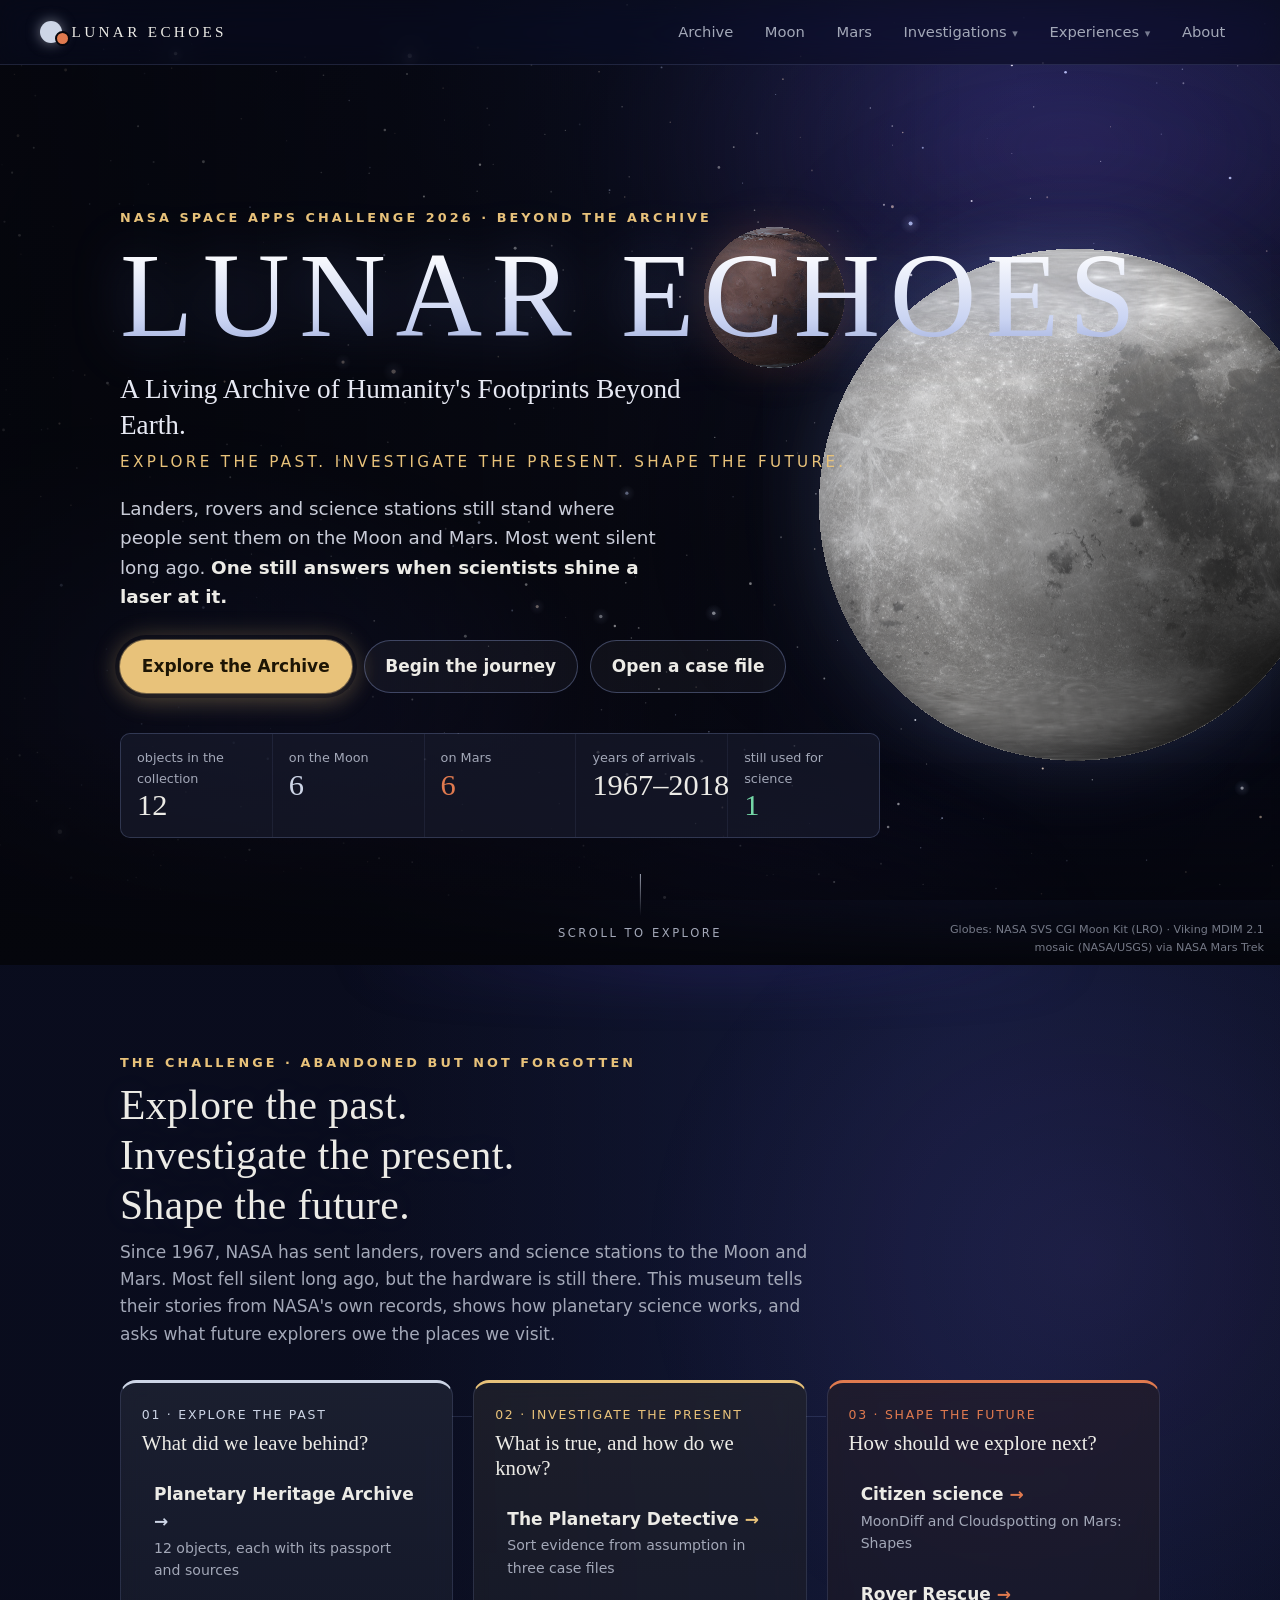
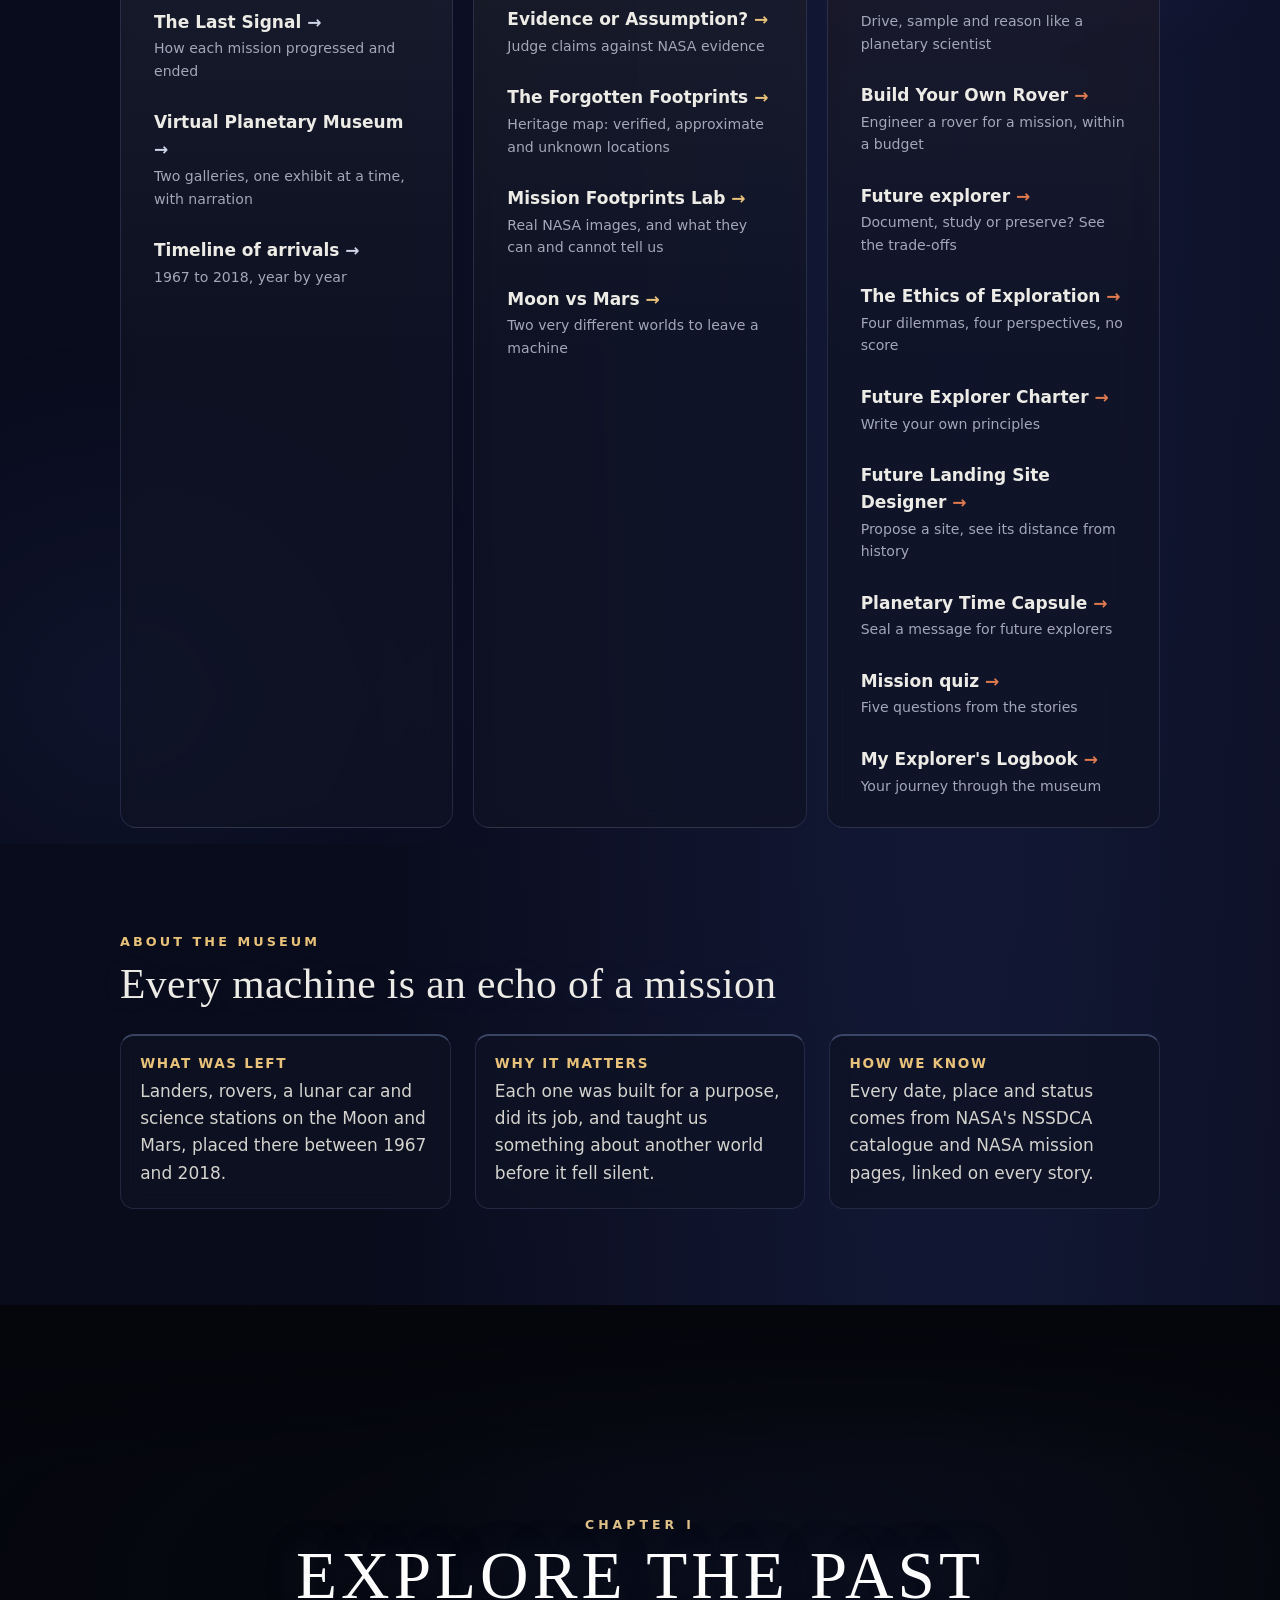
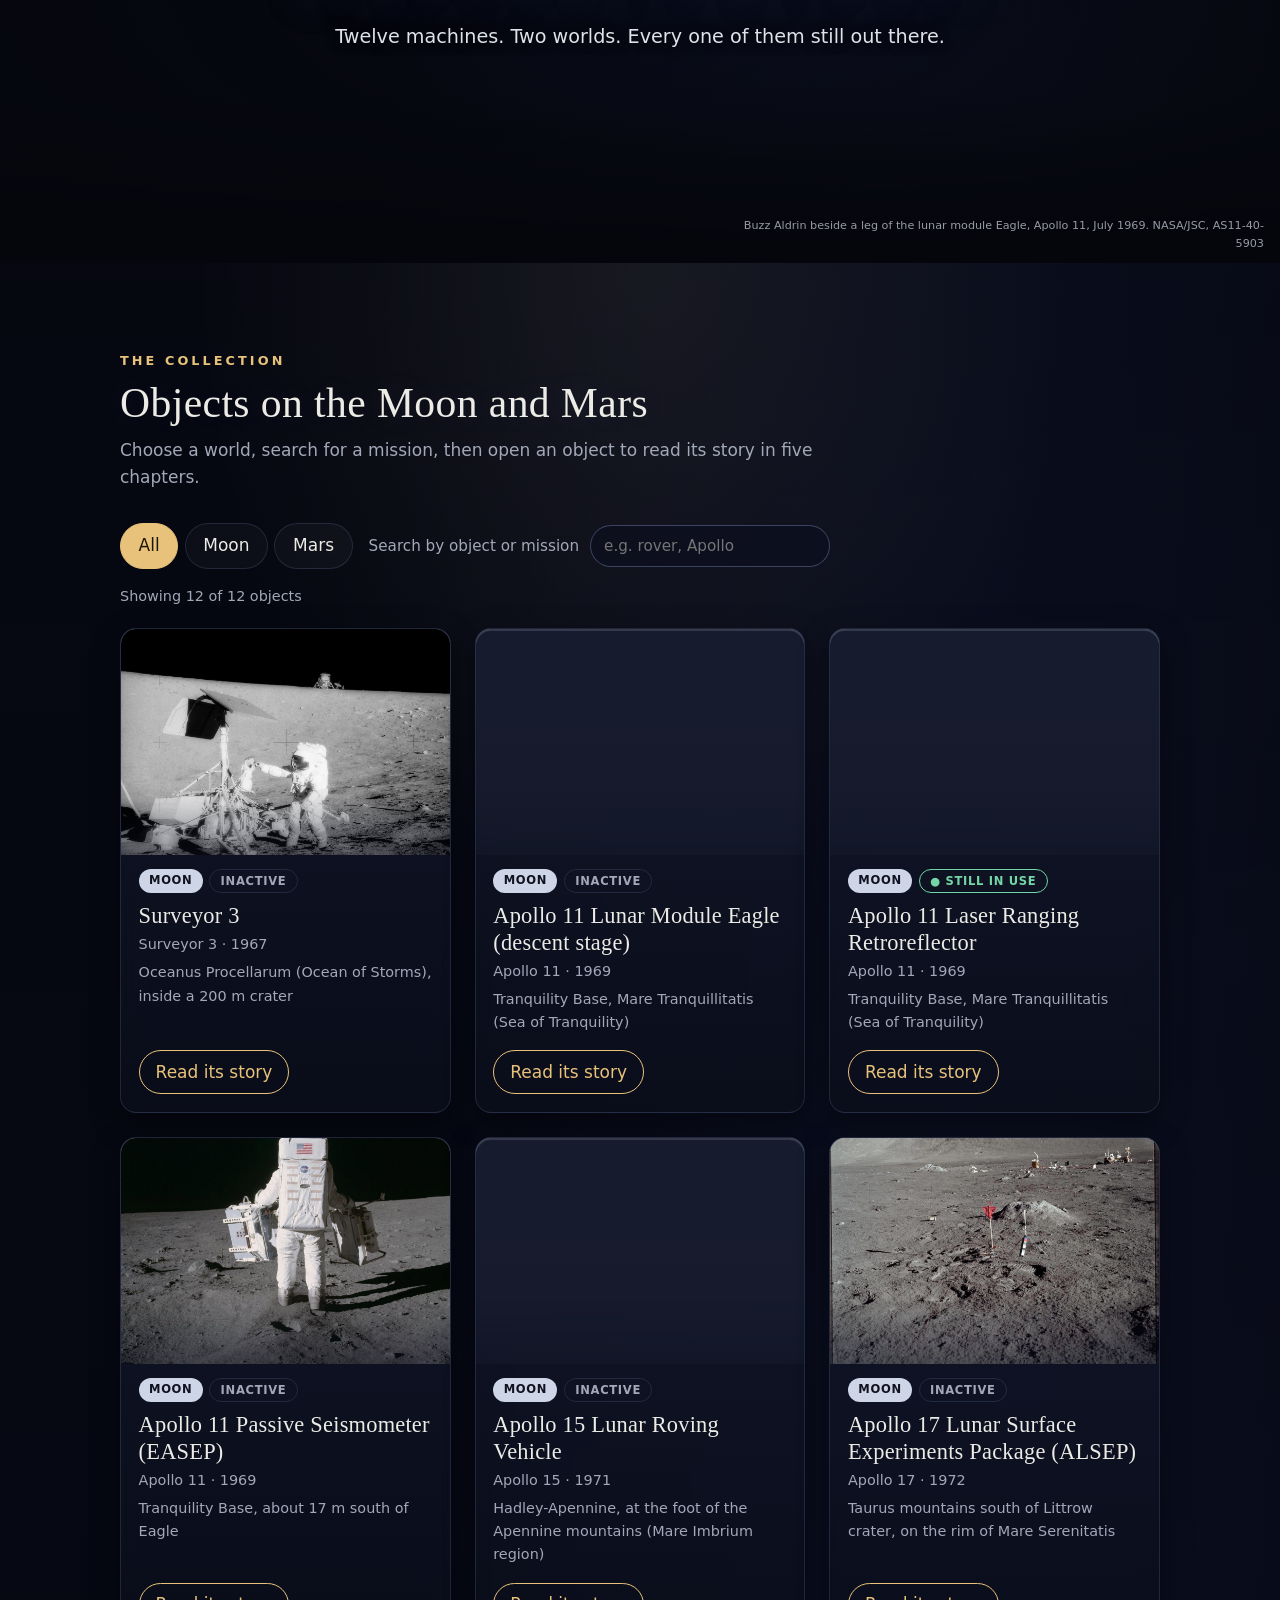
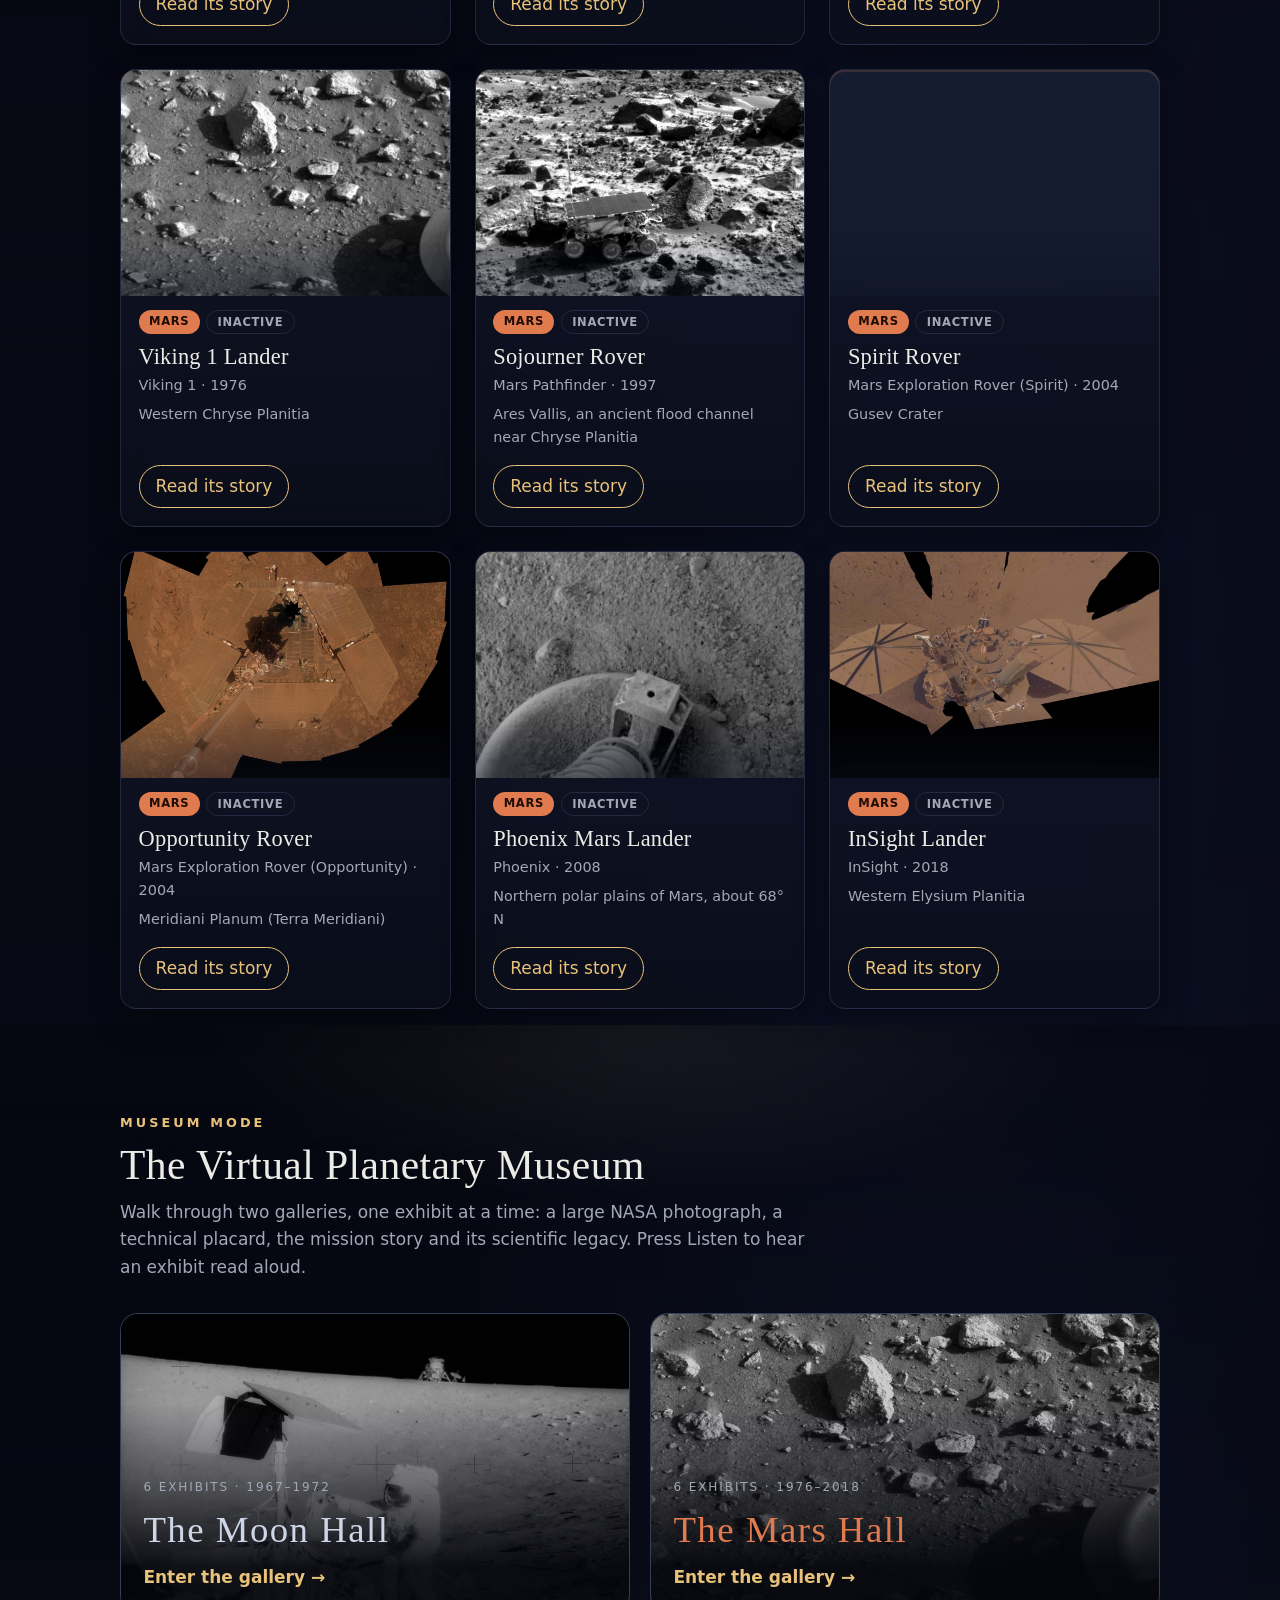
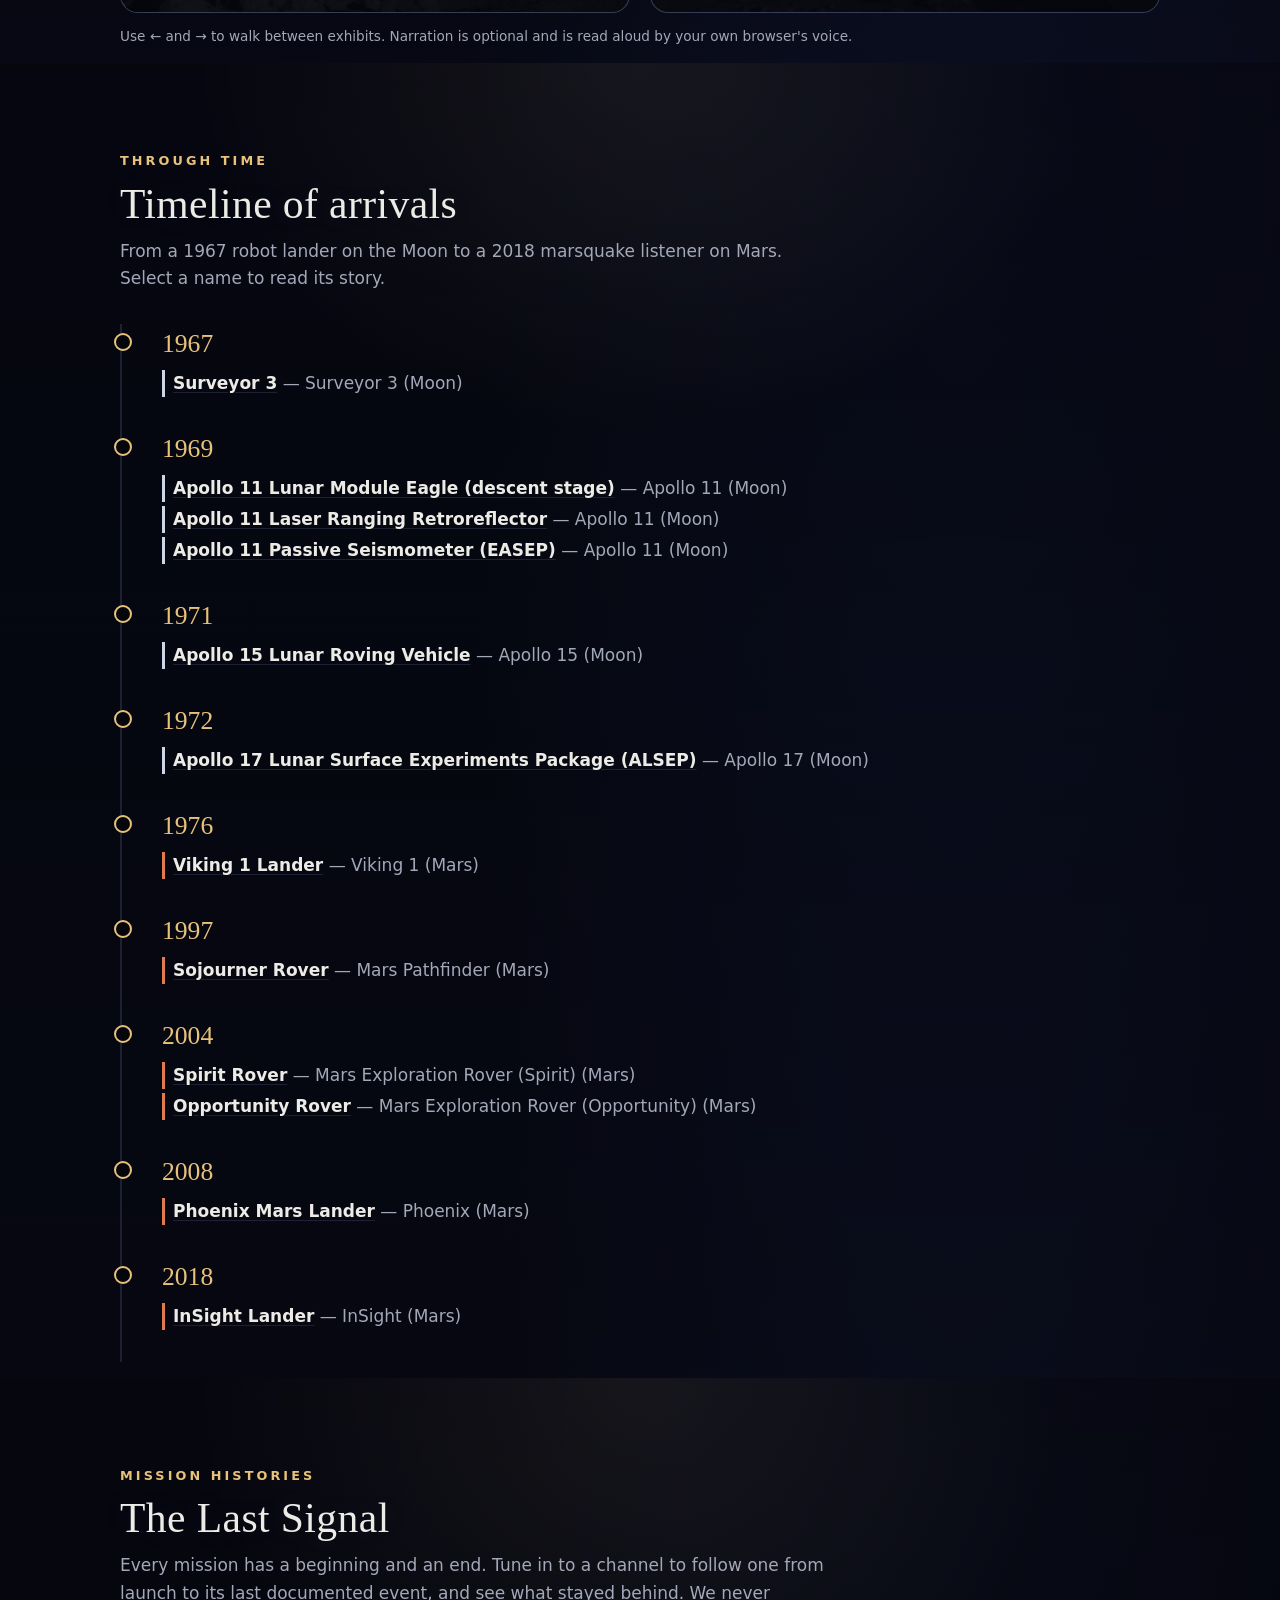
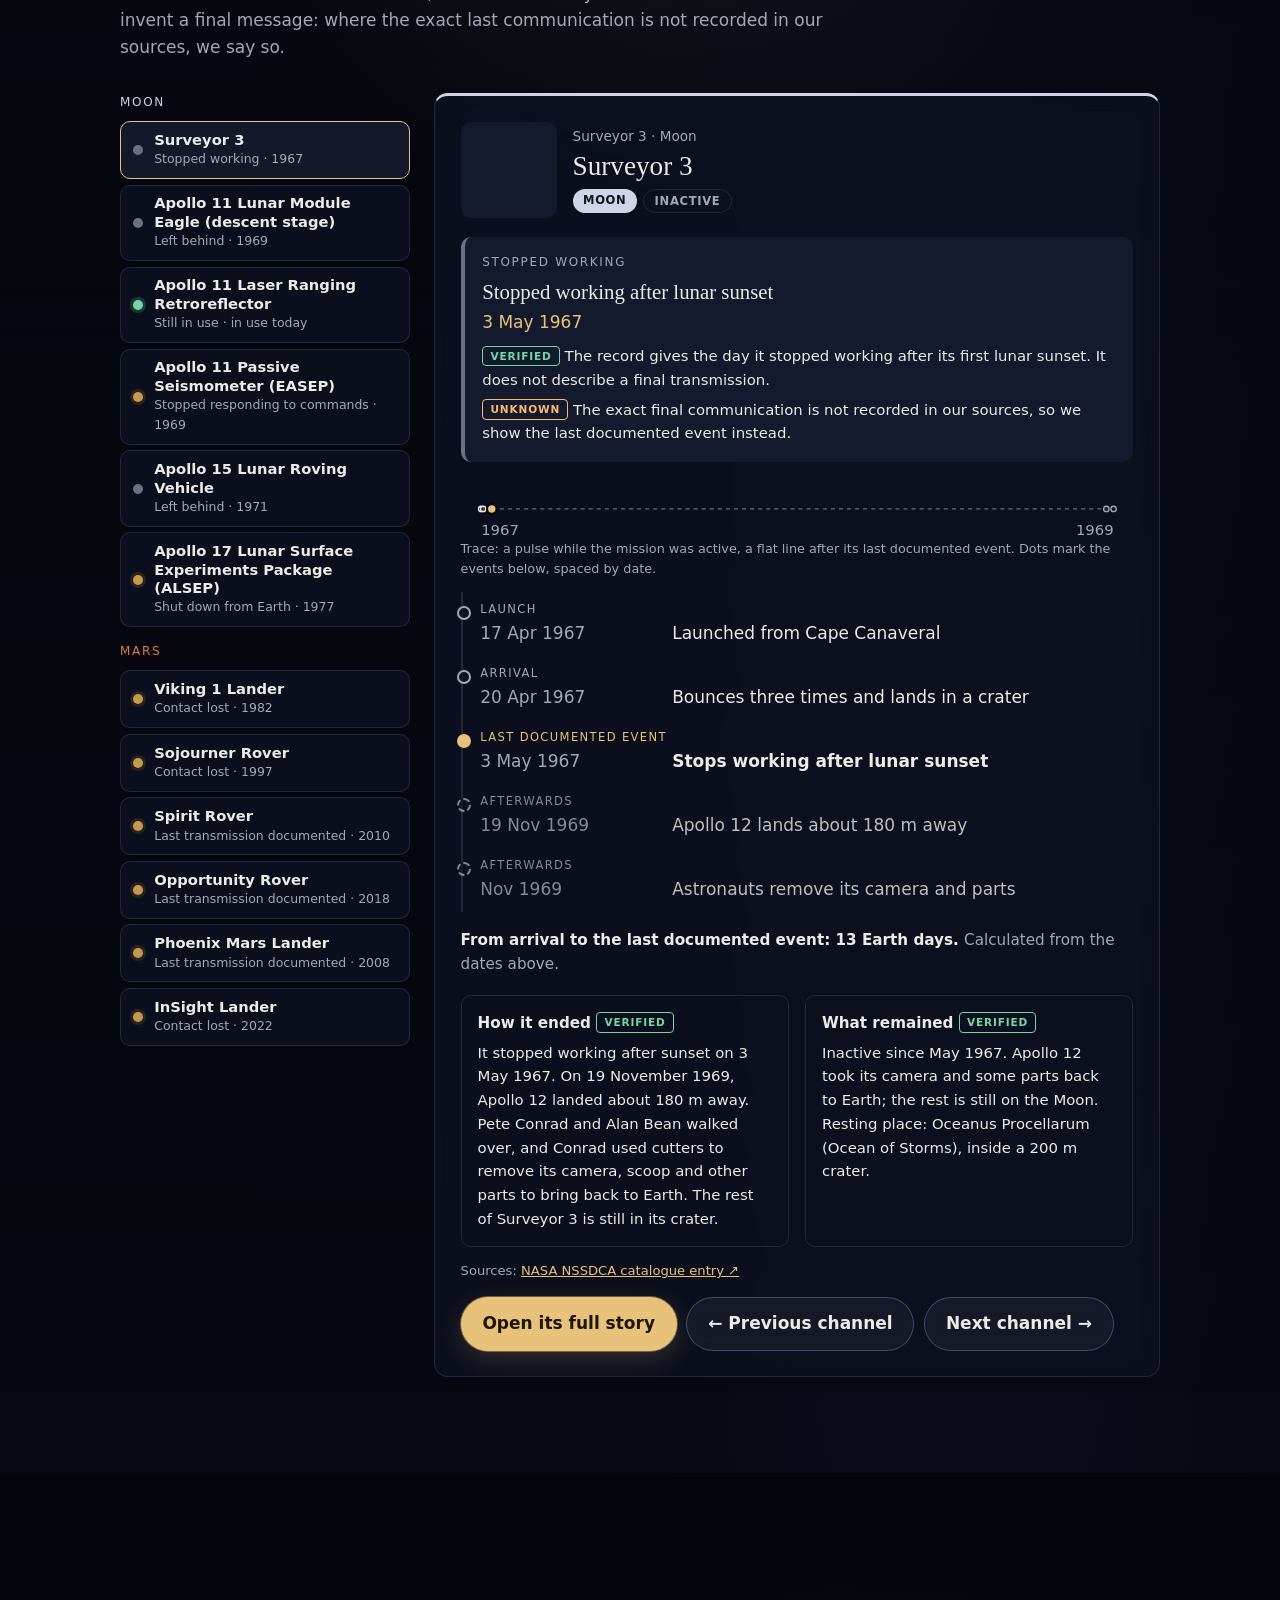
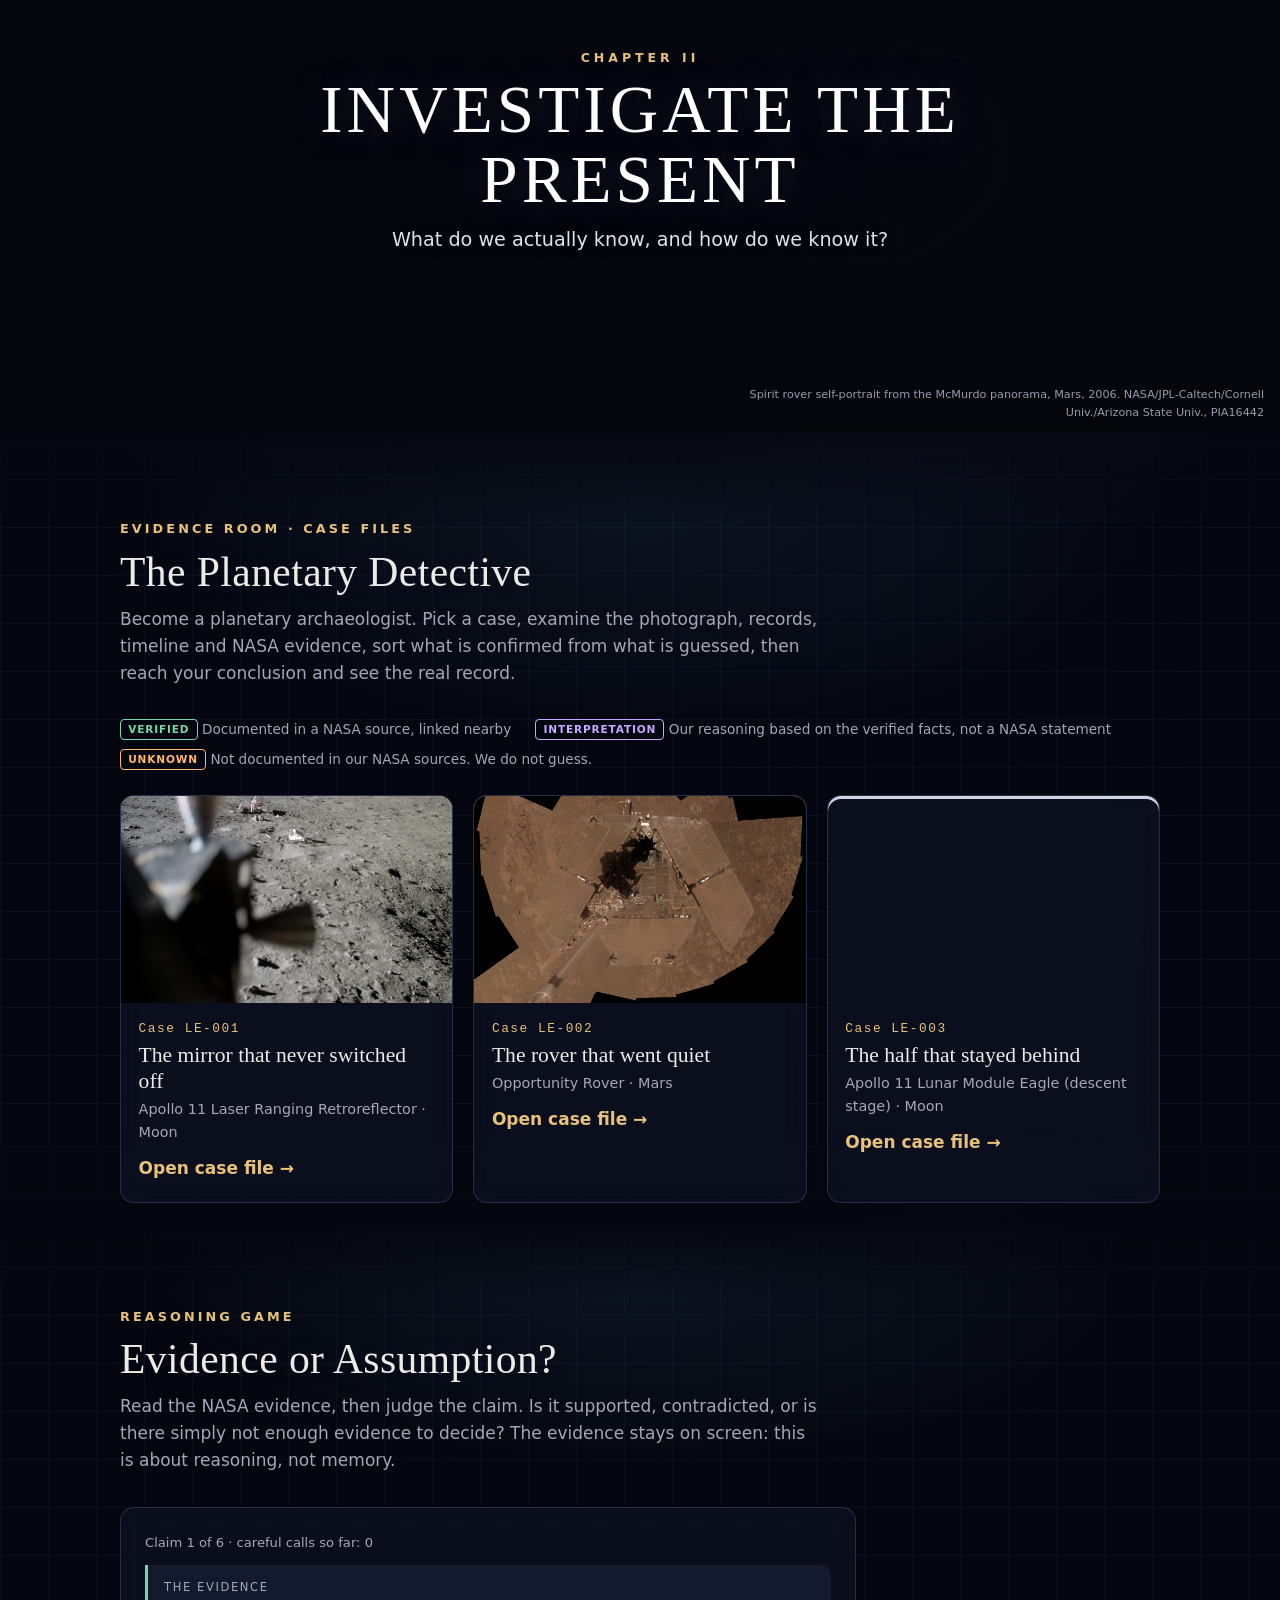
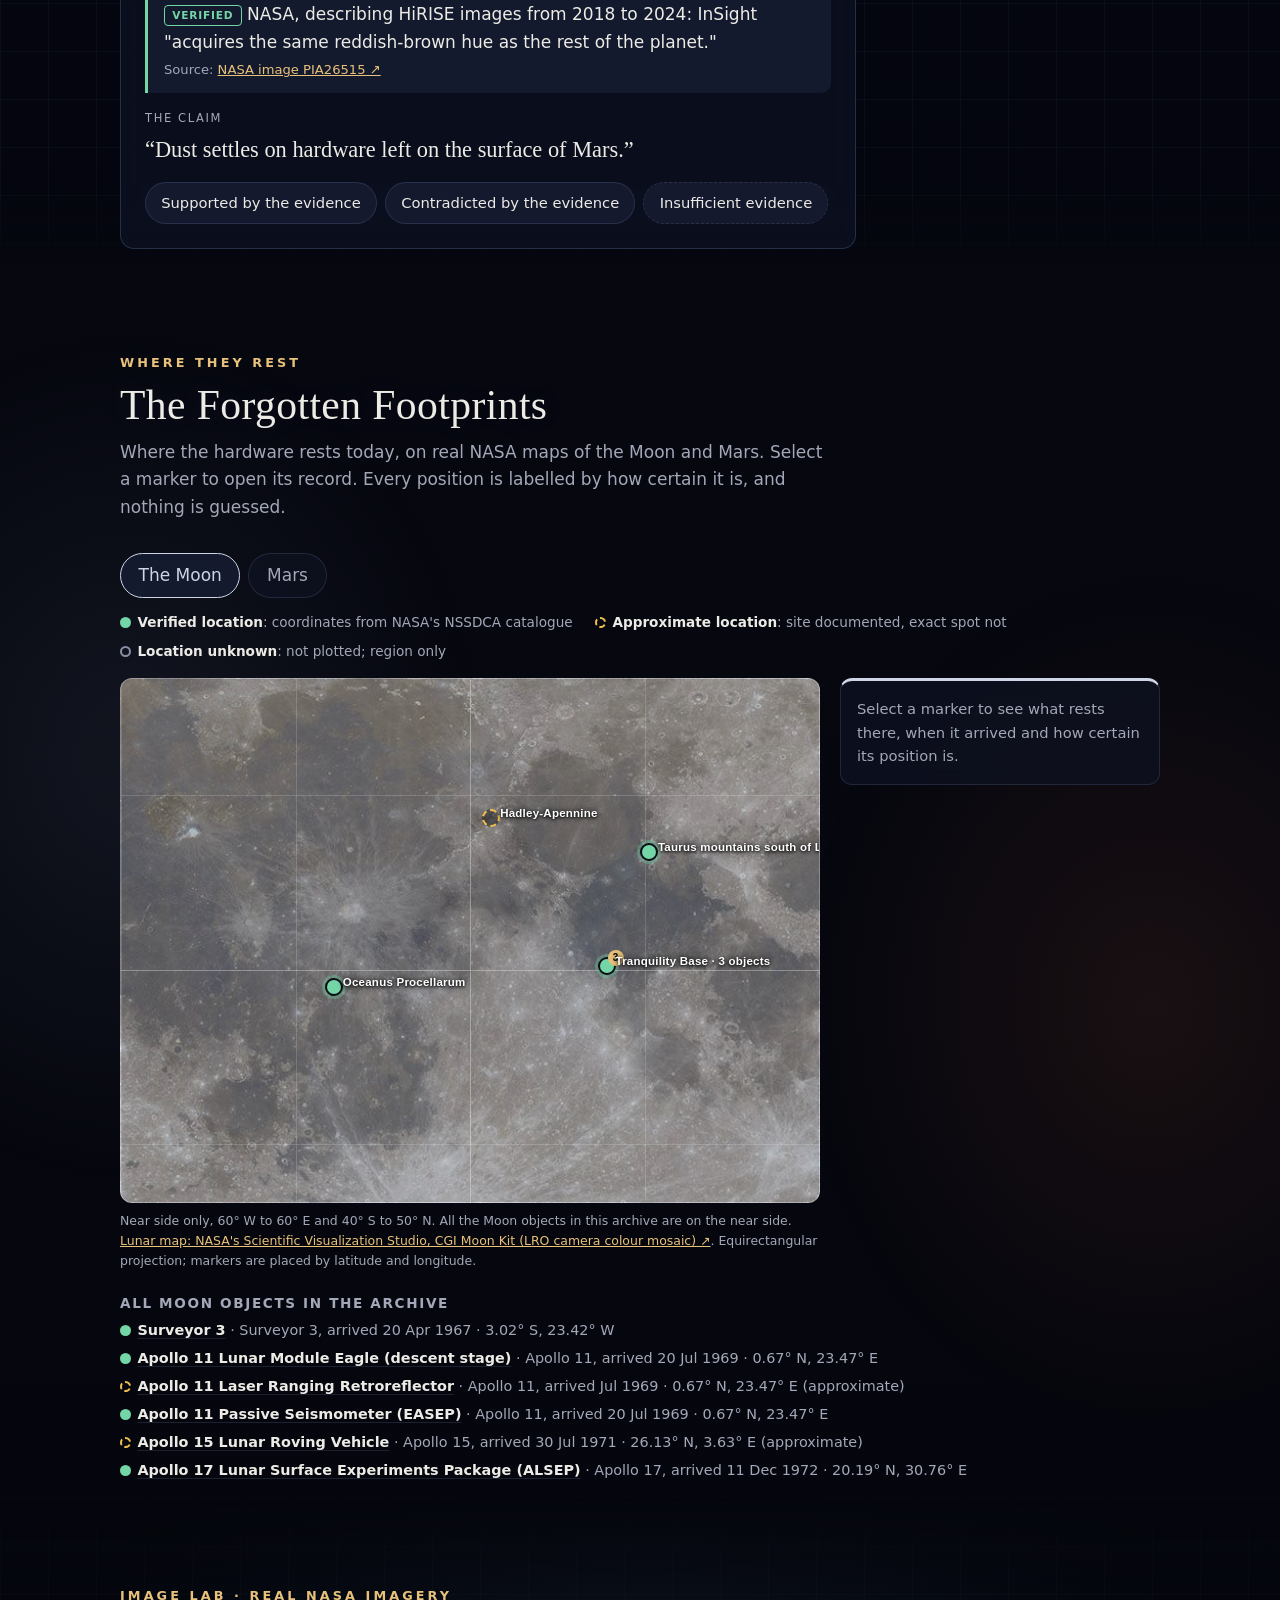
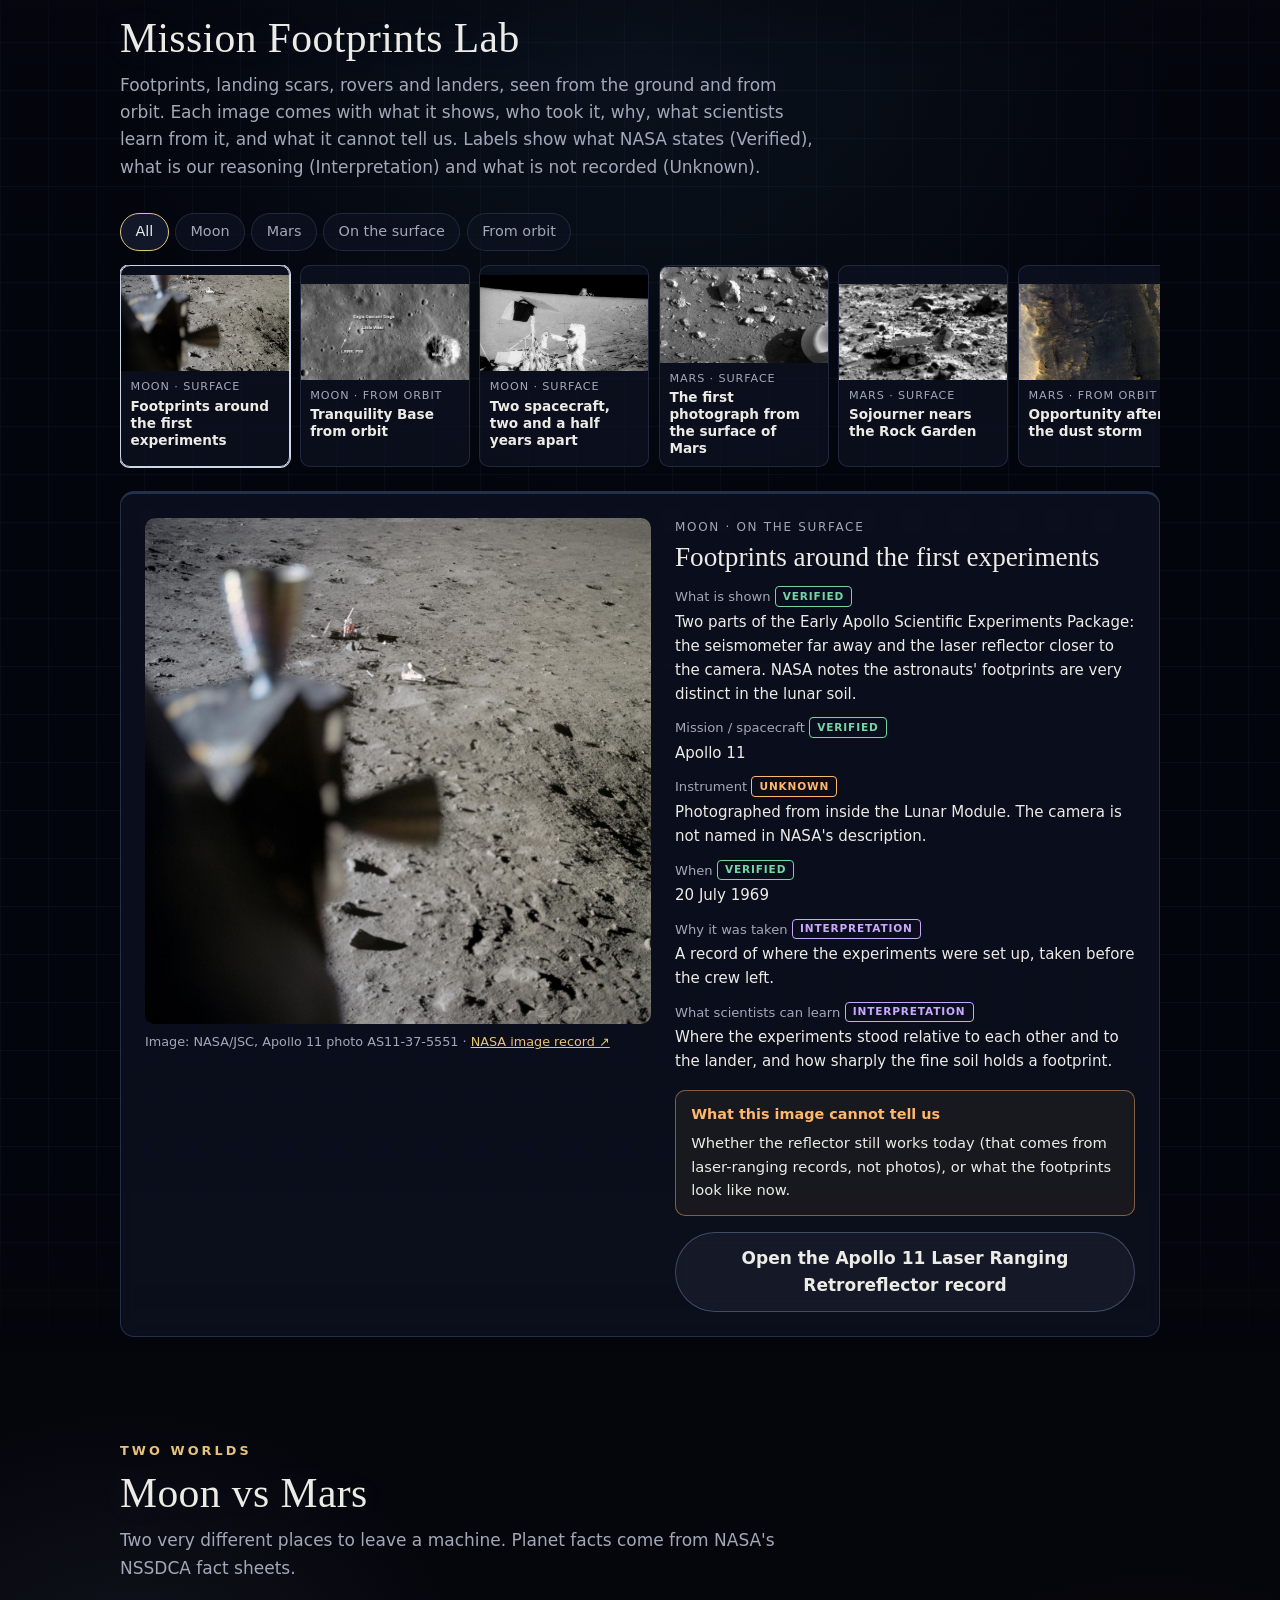
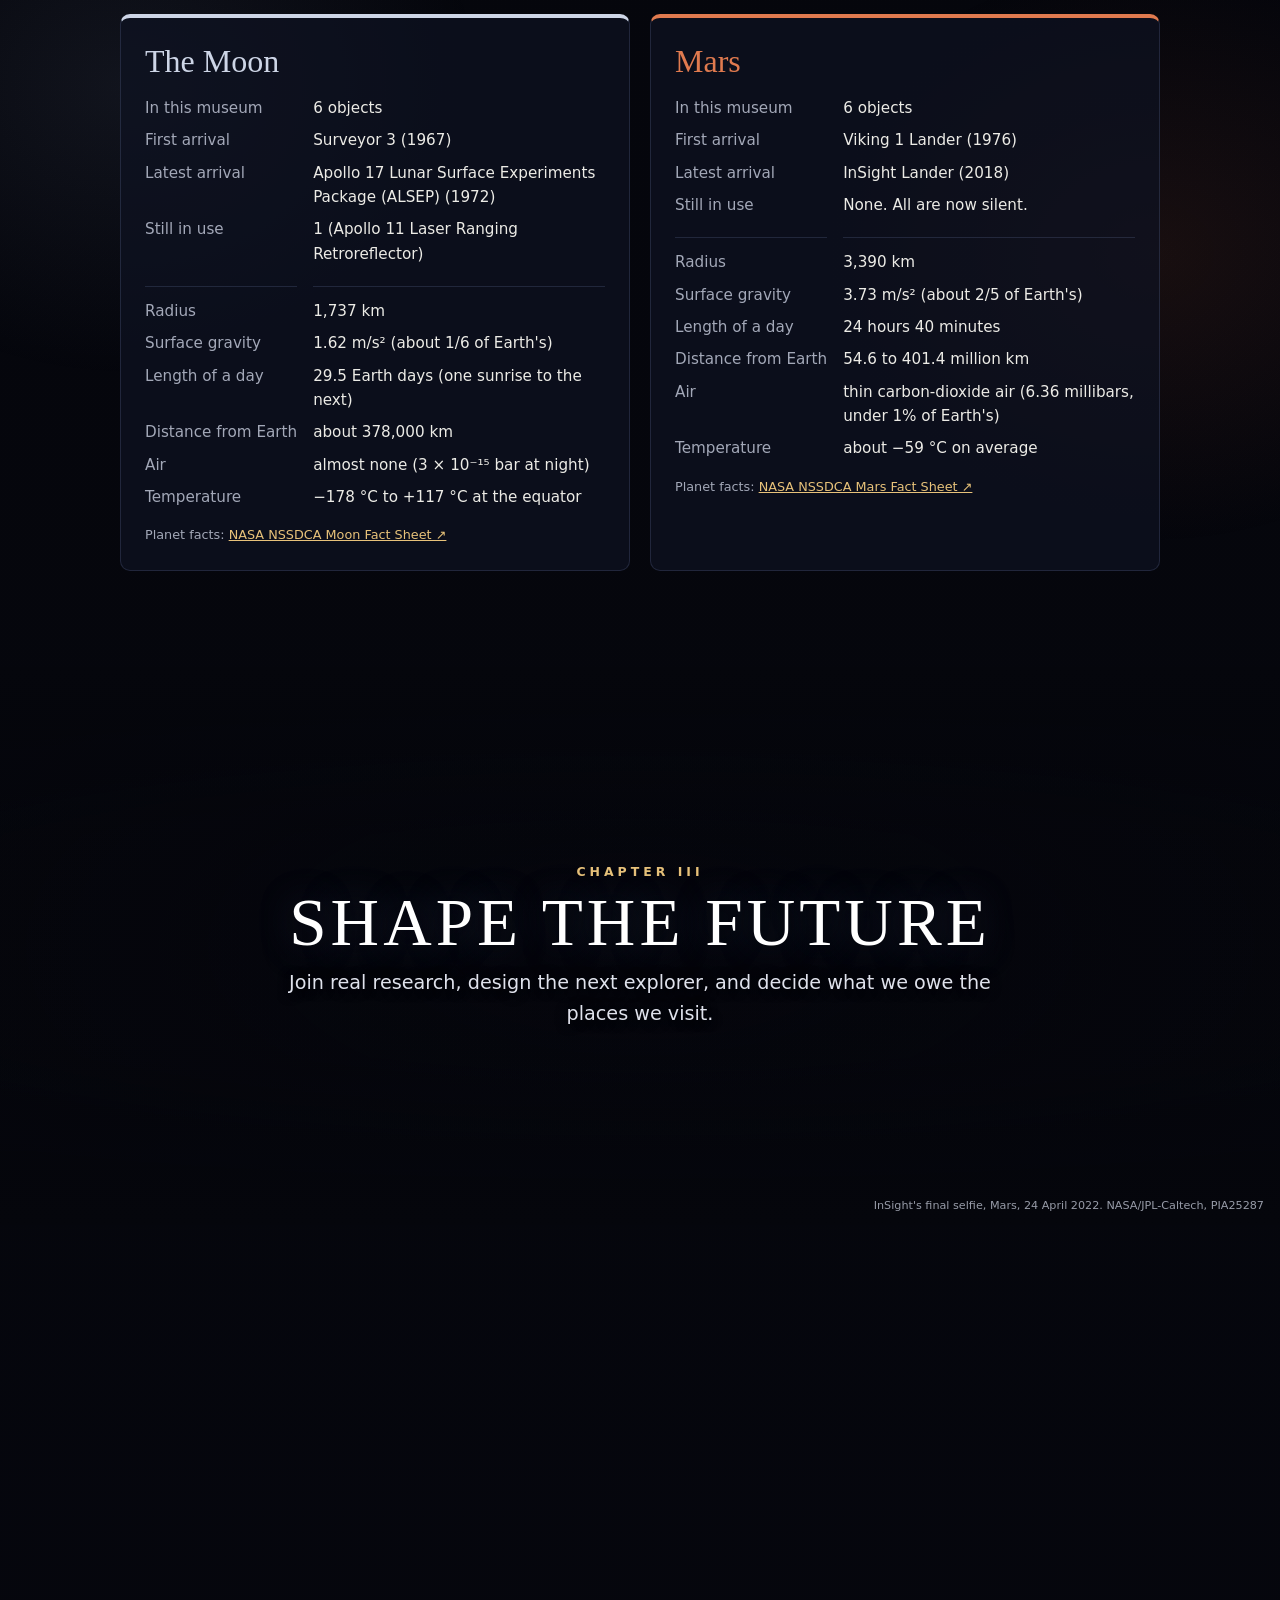
<file: index.html>
<!DOCTYPE html>
<html lang="en">
<head>
  <meta charset="UTF-8">
  <meta name="viewport" content="width=device-width, initial-scale=1.0">
  <meta name="description" content="Lunar Echoes: a living archive of humanity's footprints beyond Earth. The machines NASA left on the Moon and Mars, and the science they made possible.">
  <meta name="theme-color" content="#05060c">
  <title>Lunar Echoes · A Living Archive of Humanity's Footprints Beyond Earth</title>
  <link rel="stylesheet" href="css/style.css?v=20261115">
  <link rel="stylesheet" href="css/beyond.css?v=20261115">
  <link rel="stylesheet" href="css/journey.css?v=20261115d">
  <link rel="stylesheet" href="css/last-signal.css?v=20261115b">
  <link rel="stylesheet" href="css/detective.css?v=20261115d">
  <link rel="stylesheet" href="css/heritage-map.css?v=20261115d">
  <link rel="stylesheet" href="css/footprints.css?v=20261115d">
  <link rel="stylesheet" href="css/experiences.css?v=20261115g">
  <link rel="stylesheet" href="css/responsive.css?v=20261115">
  <!-- Cinematic visual layer: loaded last so it restyles without changing component code -->
  <link rel="stylesheet" href="css/cinematic.css?v=20261115f">
</head>
<body class="cine">
  <a class="skip-link" href="#objects">Skip to the collection</a>

  <!-- Deep-space backdrop: CSS gradient + nebula (always), star field canvas (js/cinematic.js) -->
  <div class="cosmos" aria-hidden="true">
    <canvas id="starfield" class="cosmos-stars"></canvas>
    <div class="cosmos-twinkle"></div>
    <div class="cosmos-nebula"></div>
  </div>

  <header class="site-header">
    <a class="brand" href="#top" aria-label="Lunar Echoes, back to top">
      <span class="brand-mark" aria-hidden="true"></span>
      <span class="brand-name">Lunar Echoes</span>
    </a>
    <button class="nav-toggle" type="button" aria-expanded="false" aria-controls="site-nav">
      <span class="nav-toggle-bars" aria-hidden="true"></span>
      <span class="nav-toggle-text">Menu</span>
    </button>
    <nav id="site-nav" class="site-nav" aria-label="Main">
      <a href="#objects">Archive</a>
      <a href="#objects" data-world="moon">Moon</a>
      <a href="#objects" data-world="mars">Mars</a>
      <div class="nav-group">
        <button class="nav-menu-btn" type="button" aria-expanded="false" aria-controls="menu-investigations">Investigations</button>
        <ul id="menu-investigations" class="nav-menu" hidden>
          <li><a href="#cases">The Planetary Detective</a></li>
          <li><a href="#evidence-game">Evidence or Assumption?</a></li>
          <li><a href="#last-signal">The Last Signal</a></li>
          <li><a href="#map">The Forgotten Footprints map</a></li>
          <li><a href="#footprints">Mission Footprints Lab</a></li>
          <li><a href="#compare">Moon vs Mars</a></li>
        </ul>
      </div>
      <div class="nav-group">
        <button class="nav-menu-btn" type="button" aria-expanded="false" aria-controls="menu-experiences">Experiences</button>
        <ul id="menu-experiences" class="nav-menu" hidden>
          <li><a href="rover/index.html">Rover Rescue</a></li>
          <li><a href="rover/build.html">Build Your Own Rover</a></li>
          <li><a href="#beyond">Citizen science</a></li>
          <li><a href="#decision">Future explorer</a></li>
          <li><a href="#ethics">The Ethics of Exploration</a></li>
          <li><a href="#museum">Virtual Planetary Museum</a></li>
          <li><a href="#landing">Landing Site Designer</a></li>
          <li><a href="#capsule">Planetary Time Capsule</a></li>
          <li><a href="#quiz">Mission quiz</a></li>
          <li><a href="#logbook">My Explorer's Logbook</a></li>
        </ul>
      </div>
      <a href="#about">About</a>
    </nav>
  </header>

  <!-- ===== Landing ===== -->
  <section id="top" class="hero" aria-labelledby="hero-title">
    <!-- Real NASA global maps wrapped onto spheres (credits below) -->
    <div class="hero-globes" aria-hidden="true">
      <div class="globe globe-moon"><span class="globe-surface"></span></div>
      <div class="globe globe-mars"><span class="globe-surface"></span></div>
    </div>
    <div class="hero-inner">
      <p class="eyebrow">NASA Space Apps Challenge 2026 · Beyond the Archive</p>
      <h1 id="hero-title">Lunar Echoes</h1>
      <p class="hero-subtitle-line">A Living Archive of Humanity's Footprints Beyond Earth.</p>
      <p class="hero-tagline">Explore the past. Investigate the present. Shape the future.</p>
      <p class="hero-lead">
        Landers, rovers and science stations still stand where people sent them on the Moon and Mars.
        Most went silent long ago. <strong>One still answers when scientists shine a laser at it.</strong>
      </p>
      <div class="hero-actions">
        <a class="btn btn-primary btn-glow" href="#objects">Explore the Archive</a>
        <a class="btn btn-ghost" href="#journey">Begin the journey</a>
        <button class="btn btn-ghost" type="button" data-open-case="0">Open a case file</button>
      </div>
      <!-- js/explore.js fills these numbers from data/objects.json -->
      <dl id="hero-stats" class="hero-stats" aria-label="The collection in numbers"></dl>
    </div>
    <a class="scroll-cue" href="#journey"><span class="scroll-cue-line" aria-hidden="true"></span>Scroll to explore</a>
    <p class="hero-credit">Globes: NASA SVS CGI Moon Kit (LRO) · Viking MDIM 2.1 mosaic (NASA/USGS) via NASA Mars Trek</p>
  </section>

  <main id="main">
    <!-- ===== The journey: one story through every experience (css/journey.css) ===== -->
    <section id="journey" class="home-journey env-experience" aria-labelledby="journey-title">
      <p class="eyebrow">The challenge · Abandoned but not Forgotten</p>
      <h2 id="journey-title" class="section-title">Explore the past. Investigate the present. Shape the future.</h2>
      <p class="section-intro">Since 1967, NASA has sent landers, rovers and science stations to the Moon and Mars. Most fell silent long ago, but the hardware is still there.
        This museum tells their stories from NASA's own records, shows how planetary science works, and asks what future explorers owe the places we visit.</p>
      <ol class="hj-steps">
        <li class="hj-step is-past">
          <p class="hj-no">01 · Explore the past</p>
          <h3>What did we leave behind?</h3>
          <ul class="hj-links">
            <li><a href="#objects"><strong>Planetary Heritage Archive</strong><span>12 objects, each with its passport and sources</span></a></li>
            <li><a href="#last-signal"><strong>The Last Signal</strong><span>How each mission progressed and ended</span></a></li>
            <li><a href="#museum"><strong>Virtual Planetary Museum</strong><span>Two galleries, one exhibit at a time, with narration</span></a></li>
            <li><a href="#timeline"><strong>Timeline of arrivals</strong><span>1967 to 2018, year by year</span></a></li>
          </ul>
        </li>
        <li class="hj-step is-present">
          <p class="hj-no">02 · Investigate the present</p>
          <h3>What is true, and how do we know?</h3>
          <ul class="hj-links">
            <li><a href="#cases"><strong>The Planetary Detective</strong><span>Sort evidence from assumption in three case files</span></a></li>
            <li><a href="#evidence-game"><strong>Evidence or Assumption?</strong><span>Judge claims against NASA evidence</span></a></li>
            <li><a href="#map"><strong>The Forgotten Footprints</strong><span>Heritage map: verified, approximate and unknown locations</span></a></li>
            <li><a href="#footprints"><strong>Mission Footprints Lab</strong><span>Real NASA images, and what they can and cannot tell us</span></a></li>
            <li><a href="#compare"><strong>Moon vs Mars</strong><span>Two very different worlds to leave a machine</span></a></li>
          </ul>
        </li>
        <li class="hj-step is-future">
          <p class="hj-no">03 · Shape the future</p>
          <h3>How should we explore next?</h3>
          <ul class="hj-links">
            <li><a href="#beyond"><strong>Citizen science</strong><span>MoonDiff and Cloudspotting on Mars: Shapes</span></a></li>
            <li><a href="rover/index.html"><strong>Rover Rescue</strong><span>Drive, sample and reason like a planetary scientist</span></a></li>
            <li><a href="rover/build.html"><strong>Build Your Own Rover</strong><span>Engineer a rover for a mission, within a budget</span></a></li>
            <li><a href="#decision"><strong>Future explorer</strong><span>Document, study or preserve? See the trade-offs</span></a></li>
            <li><a href="#ethics"><strong>The Ethics of Exploration</strong><span>Four dilemmas, four perspectives, no score</span></a></li>
            <li><a href="#beyond-charter"><strong>Future Explorer Charter</strong><span>Write your own principles</span></a></li>
            <li><a href="#landing"><strong>Future Landing Site Designer</strong><span>Propose a site, see its distance from history</span></a></li>
            <li><a href="#capsule"><strong>Planetary Time Capsule</strong><span>Seal a message for future explorers</span></a></li>
            <li><a href="#quiz"><strong>Mission quiz</strong><span>Five questions from the stories</span></a></li>
            <li><a href="#logbook"><strong>My Explorer's Logbook</strong><span>Your journey through the museum</span></a></li>
          </ul>
        </li>
      </ol>
    </section>

    <!-- ===== About: why this museum ===== -->
    <section id="about" class="intro" aria-labelledby="intro-title">
      <span id="intro" class="anchor-alias" aria-hidden="true"></span>
      <p class="eyebrow">About the museum</p>
      <h2 id="intro-title" class="section-title">Every machine is an echo of a mission</h2>
      <div class="intro-grid">
        <div class="intro-item">
          <h3>What was left</h3>
          <p>Landers, rovers, a lunar car and science stations on the Moon and Mars, placed there between 1967 and 2018.</p>
        </div>
        <div class="intro-item">
          <h3>Why it matters</h3>
          <p>Each one was built for a purpose, did its job, and taught us something about another world before it fell silent.</p>
        </div>
        <div class="intro-item">
          <h3>How we know</h3>
          <p>Every date, place and status comes from NASA's NSSDCA catalogue and NASA mission pages, linked on every story.</p>
        </div>
      </div>
    </section>

    <!-- ===== Chapter I: real NASA photo (Apollo 11, AS11-40-5903) ===== -->
    <div class="chapter chapter-moon" role="presentation">
      <div class="chapter-inner">
        <p class="chapter-no">Chapter I</p>
        <p class="chapter-title">Explore the past</p>
        <p class="chapter-text">Twelve machines. Two worlds. Every one of them still out there.</p>
      </div>
      <p class="chapter-credit">Buzz Aldrin beside a leg of the lunar module Eagle, Apollo 11, July 1969. NASA/JSC, AS11-40-5903</p>
    </div>

    <!-- ===== Collection ===== -->
    <section id="objects" class="env-archive" aria-labelledby="objects-title">
      <p class="eyebrow">The collection</p>
      <h2 id="objects-title" class="section-title">Objects on the Moon and Mars</h2>
      <p class="section-intro">Choose a world, search for a mission, then open an object to read its story in five chapters.</p>
      <!-- js/objects.js fills this list from data/objects.json -->
      <div id="objects-list" class="card-grid" aria-busy="true">
        <p class="loading">Opening the archive…</p>
      </div>
    </section>

    <!-- ===== Virtual Planetary Museum (js/museum.js) ===== -->
    <section id="museum" class="env-archive" aria-labelledby="museum-title">
      <p class="eyebrow">Museum mode</p>
      <h2 id="museum-title" class="section-title">The Virtual Planetary Museum</h2>
      <p class="section-intro">Walk through two galleries, one exhibit at a time: a large NASA photograph, a technical placard, the mission story and its scientific legacy. Press Listen to hear an exhibit read aloud.</p>
      <div id="museum-box" class="mu" aria-busy="true"><p class="loading">Unlocking the galleries…</p></div>
    </section>

    <!-- ===== Timeline ===== -->
    <section id="timeline" class="env-archive" aria-labelledby="timeline-title">
      <p class="eyebrow">Through time</p>
      <h2 id="timeline-title" class="section-title">Timeline of arrivals</h2>
      <p class="section-intro">From a 1967 robot lander on the Moon to a 2018 marsquake listener on Mars. Select a name to read its story.</p>
      <!-- js/timeline.js fills this list -->
      <ol id="timeline-list"></ol>
    </section>

    <!-- ===== The Last Signal (js/last-signal.js, data/last-signal.json, css/last-signal.css) ===== -->
    <section id="last-signal" class="last-signal env-archive" aria-labelledby="last-signal-title">
      <p class="eyebrow">Mission histories</p>
      <h2 id="last-signal-title" class="section-title">The Last Signal</h2>
      <p class="section-intro">Every mission has a beginning and an end. Tune in to a channel to follow one from launch to its last documented event, and see what stayed behind.
        We never invent a final message: where the exact last communication is not recorded in our sources, we say so.</p>
      <div id="signal-box" class="signal" aria-busy="true">
        <p class="loading">Listening for signals…</p>
      </div>
    </section>

    <!-- ===== Chapter II: real NASA photo (Spirit, PIA16442) ===== -->
    <div class="chapter chapter-mars" role="presentation">
      <div class="chapter-inner">
        <p class="chapter-no">Chapter II</p>
        <p class="chapter-title">Investigate the present</p>
        <p class="chapter-text">What do we actually know, and how do we know it?</p>
      </div>
      <p class="chapter-credit">Spirit rover self-portrait from the McMurdo panorama, Mars, 2006. NASA/JPL-Caltech/Cornell Univ./Arizona State Univ., PIA16442</p>
    </div>

    <!-- ===== Case files (investigation mode) ===== -->
    <section id="cases" class="cases env-lab" aria-labelledby="cases-title">
      <p class="eyebrow">Evidence room · Case files</p>
      <h2 id="cases-title" class="section-title">The Planetary Detective</h2>
      <p class="section-intro">Become a planetary archaeologist. Pick a case, examine the photograph, records, timeline and NASA evidence, sort what is confirmed from what is guessed, then reach your conclusion and see the real record.</p>
      <!-- js/cases.js fills these from data/cases.json -->
      <div id="case-shelf" class="case-shelf" aria-busy="true">
        <p class="loading">Unlocking the archive…</p>
      </div>
      <article id="case-view" class="case-view" aria-labelledby="case-title" hidden></article>
    </section>

    <!-- ===== Evidence or Assumption? (js/evidence-game.js, data/evidence-game.json) ===== -->
    <section id="evidence-game" class="evidence-game env-lab" aria-labelledby="evidence-game-title">
      <p class="eyebrow">Reasoning game</p>
      <h2 id="evidence-game-title" class="section-title">Evidence or Assumption?</h2>
      <p class="section-intro">Read the NASA evidence, then judge the claim. Is it supported, contradicted, or is there simply not enough evidence to decide? The evidence stays on screen: this is about reasoning, not memory.</p>
      <div id="evidence-box" class="eg" aria-busy="true">
        <p class="loading">Shuffling the claims…</p>
      </div>
    </section>

    <!-- ===== Location explorer / heritage map ===== -->
    <section id="map" class="env-worlds" aria-labelledby="map-title">
      <p class="eyebrow">Where they rest</p>
      <h2 id="map-title" class="section-title">Location explorer</h2>
      <p class="section-intro">Positions from NASA's NSSDCA records, plotted on a latitude/longitude grid.
        Only objects with verified coordinates are shown.</p>
      <!-- js/explore.js fills this; js/heritage-map.js upgrades it -->
      <div id="map-box" class="map"></div>
    </section>

    <!-- ===== Mission Footprints Lab (js/footprints.js, data/footprints.json, css/footprints.css) ===== -->
    <section id="footprints" class="footprints env-lab" aria-labelledby="footprints-title">
      <p class="eyebrow">Image lab · Real NASA imagery</p>
      <h2 id="footprints-title" class="section-title">Mission Footprints Lab</h2>
      <p class="section-intro">Footprints, landing scars, rovers and landers, seen from the ground and from orbit. Each image comes with what it shows, who took it, why, what scientists learn from it, and what it cannot tell us.
        Labels show what NASA states (Verified), what is our reasoning (Interpretation) and what is not recorded (Unknown).</p>
      <div id="footprints-box" class="fp" aria-busy="true">
        <p class="loading">Developing the film…</p>
      </div>
    </section>

    <!-- ===== Moon vs Mars ===== -->
    <section id="compare" class="env-worlds" aria-labelledby="compare-title">
      <p class="eyebrow">Two worlds</p>
      <h2 id="compare-title" class="section-title">Moon vs Mars</h2>
      <p class="section-intro">Two very different places to leave a machine. Planet facts come from NASA's NSSDCA fact sheets.</p>
      <!-- js/explore.js fills this from data/worlds.json and data/objects.json -->
      <div id="compare-box" class="compare"></div>
    </section>

    <!-- ===== Chapter III: real NASA photo (InSight, PIA25287) ===== -->
    <div class="chapter chapter-future" role="presentation">
      <div class="chapter-inner">
        <p class="chapter-no">Chapter III</p>
        <p class="chapter-title">Shape the future</p>
        <p class="chapter-text">Join real research, design the next explorer, and decide what we owe the places we visit.</p>
      </div>
      <p class="chapter-credit">InSight's final selfie, Mars, 24 April 2022. NASA/JPL-Caltech, PIA25287</p>
    </div>

    <!-- ===== Beyond the Archive: NASA citizen science ===== -->
    <section id="beyond" class="beyond env-experience" aria-labelledby="beyond-title">
      <p class="eyebrow">Citizen science on the Moon and Mars</p>
      <h2 id="beyond-title" class="section-title">Beyond the Archive</h2>
      <!-- js/citizen.js fills this from data/citizen-science.json -->
      <div id="beyond-box"></div>
    </section>

    <!-- ===== Future Explorer (Mission Control Decision Room) ===== -->
    <section id="decision" class="env-experience" aria-labelledby="decision-title">
      <p class="eyebrow">Future explorer · Mission control</p>
      <h2 id="decision-title" class="section-title">What would you do?</h2>
      <p class="section-intro">One day, explorers will land beside the hardware we left behind. Should they document it, study it or preserve it? Make the call and see the trade-offs.</p>
      <!-- js/cases.js fills this from data/decision.json -->
      <div id="decision-box" class="decision"></div>
    </section>

    <!-- ===== The Ethics of Exploration (js/ethics.js, data/ethics.json) ===== -->
    <section id="ethics" class="ethics env-experience" aria-labelledby="ethics-title">
      <p class="eyebrow">Shape the future · Decision simulator</p>
      <h2 id="ethics-title" class="section-title">The Ethics of Exploration</h2>
      <p class="section-intro">Four dilemmas about the hardware we leave behind. Choose, then see the consequences for science, history, preservation and future explorers. There is no score: these are trade-offs, not quiz questions.</p>
      <div id="ethics-box" class="eth" aria-busy="true">
        <p class="loading">Convening the committee…</p>
      </div>
    </section>

    <!-- ===== Future Landing Site Designer (js/landing.js) ===== -->
    <section id="landing" class="env-worlds" aria-labelledby="landing-title">
      <p class="eyebrow">The future we leave · Design</p>
      <h2 id="landing-title" class="section-title">Future Landing Site Designer</h2>
      <p class="section-intro">Place a fictional landing site on a real NASA map of the Moon or Mars. The page measures how far it is from the heritage objects in this archive; you decide the goals, terrain assumptions and care measures, then read your proposal and its trade-offs.</p>
      <div id="landing-box" class="ld" aria-busy="true"><p class="loading">Charting the surface…</p></div>
    </section>

    <!-- ===== Planetary Time Capsule (js/capsule.js) ===== -->
    <section id="capsule" class="env-experience" aria-labelledby="capsule-title">
      <p class="eyebrow">The future we leave · Create</p>
      <h2 id="capsule-title" class="section-title">Planetary Time Capsule</h2>
      <p class="section-intro">Seal a message for the explorers who come after us. Choose mission records, photographs and discoveries from the archive, write your message, add preservation instructions, then download or print your capsule.</p>
      <div id="capsule-box" class="cap" aria-busy="true"><p class="loading">Preparing the capsule…</p></div>
    </section>

    <!-- ===== Rover experiences (separate pages) ===== -->
    <section id="rover-experiences" class="env-experience" aria-labelledby="rover-exp-title">
      <p class="eyebrow">Hands-on experiences</p>
      <h2 id="rover-exp-title" class="section-title">Take the controls</h2>
      <div class="exp-cards">
        <a class="exp-card exp-rover" href="rover/index.html">
          <span class="exp-kicker">Game · Moon or Mars</span>
          <span class="exp-title">Rover Rescue: Mission to Discover</span>
          <span class="exp-text">Drive a rover, collect samples, run four simulated instruments and decide what the evidence supports.</span>
          <span class="exp-go">Launch the game →</span>
        </a>
        <a class="exp-card exp-build" href="rover/build.html">
          <span class="exp-kicker">Engineering simulator</span>
          <span class="exp-title">Build Your Own Rover</span>
          <span class="exp-text">Choose wheels, instruments, power and radios for a fictional mission, within a budget, and read your design report.</span>
          <span class="exp-go">Open the workshop →</span>
        </a>
      </div>
    </section>

    <!-- ===== Quiz ===== -->
    <section id="quiz" class="env-experience" aria-labelledby="quiz-title">
      <p class="eyebrow">Test and learn</p>
      <h2 id="quiz-title" class="section-title">Mission quiz</h2>
      <p class="section-intro">Five questions built from the stories in this museum. Every answer reveals a piece of the story.</p>
      <!-- js/quiz.js fills this box -->
      <div id="quiz-box"></div>
    </section>

    <!-- ===== Explorer's Logbook: shared discovery journal (js/logbook.js) ===== -->
    <section id="logbook" class="env-experience" aria-labelledby="logbook-title">
      <p class="eyebrow">Your journey</p>
      <h2 id="logbook-title" class="section-title">My Explorer's Logbook</h2>
      <p class="section-intro">A summary of everything you have explored across Lunar Echoes: objects, cases, samples, instruments, questions, citizen-science visits and preservation decisions. It stays in this browser.</p>
      <div id="logbook-box" class="lb" aria-busy="true"><p class="loading">Opening your logbook…</p></div>
    </section>
  </main>

  <footer class="site-footer">
    <p class="footer-title">Lunar Echoes · Beyond the Archive</p>
    <p>Built for the NASA Space Apps Challenge 2026 ("Abandoned but not Forgotten") by a student team.</p>
    <p>Facts: NASA Space Science Data Coordinated Archive (NSSDCA) Master Catalog and fact sheets, nasa.gov and science.nasa.gov.
      Images: NASA Image and Video Library. Globes: NASA SVS CGI Moon Kit; Viking MDIM 2.1 (NASA/USGS) via NASA Mars Trek.</p>
    <p class="footer-disclaimer">LUNAR ECHOES is an independent educational project developed for NASA Space Apps Challenge. It is not affiliated with, operated by or endorsed by NASA. NASA project names, imagery and resources are referenced for educational purposes. Actual citizen-science participation takes place through the respective official platforms.</p>
  </footer>

  <!-- Order matters: helpers first, main.js last -->
  <script src="js/objects.js?v=20261115g"></script>
  <script src="js/perspectives.js?v=20261115g"></script>
  <script src="js/timeline.js?v=20261115"></script>
  <script src="js/quiz.js?v=20261115"></script>
  <script src="js/explore.js?v=20261115"></script>
  <script src="js/cases.js?v=20261115c"></script>
  <script src="js/last-signal.js?v=20261115d"></script>
  <script src="js/heritage-map.js?v=20261115d"></script>
  <script src="js/footprints.js?v=20261115d"></script>
  <script src="js/evidence-game.js?v=20261115d"></script>
  <script src="js/ethics.js?v=20261115d"></script>
  <script src="js/citizen.js?v=20261115"></script>
  <script src="js/beyond-extras.js?v=20261115"></script>
  <script src="js/museum.js?v=20261115g"></script>
  <script src="js/capsule.js?v=20261115g"></script>
  <script src="js/landing.js?v=20261115g"></script>
  <script src="js/logbook.js?v=20261115g"></script>
  <script src="js/main.js?v=20261115g"></script>
  <script src="js/cinematic.js?v=20261115e"></script>
</body>
</html>
</file>
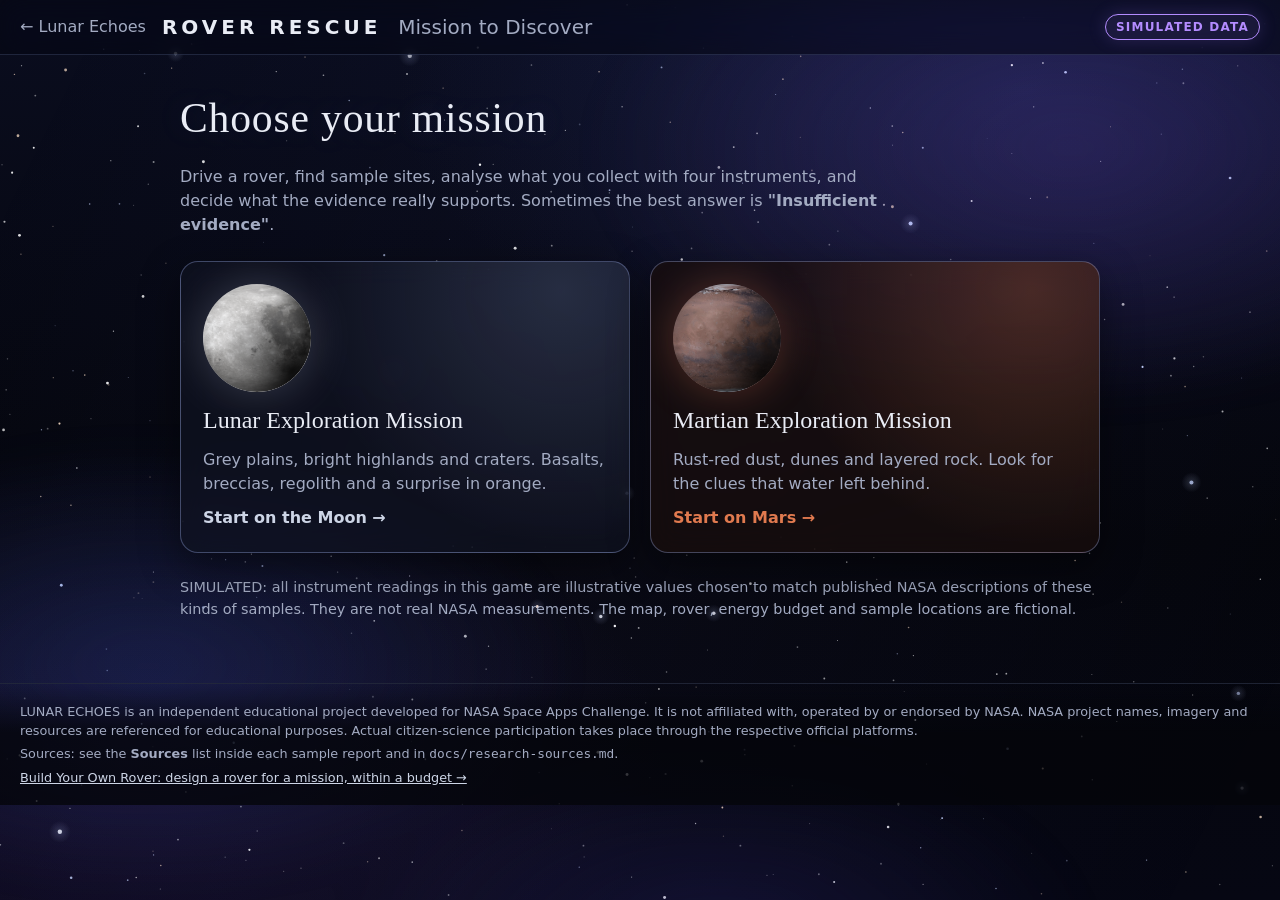
<file: rover/index.html>
<!DOCTYPE html>
<html lang="en">
<head>
  <meta charset="UTF-8">
  <meta name="viewport" content="width=device-width, initial-scale=1.0">
  <title>Rover Rescue: Mission to Discover | Lunar Echoes</title>
  <meta name="description" content="An educational rover game: explore the Moon or Mars, collect samples, use simulated instruments and reason from evidence.">
  <link rel="stylesheet" href="rover.css?v=20261115">
  <link rel="stylesheet" href="rover-cinematic.css?v=20261115h">
</head>
<body>
  <!-- Deep-space backdrop shared with the main site (rover-cinematic.css, ../js/cinematic.js) -->
  <div class="cosmos" aria-hidden="true">
    <canvas id="starfield" class="cosmos-stars"></canvas>
    <div class="cosmos-twinkle"></div>
    <div class="cosmos-nebula"></div>
  </div>

  <a class="skip" href="#game">Skip to the game</a>

  <header class="top">
    <a class="back" href="../index.html">← Lunar Echoes</a>
    <h1>ROVER RESCUE <span>Mission to Discover</span></h1>
    <p class="sim-badge" title="All instrument readings are simulated">SIMULATED DATA</p>
  </header>

  <main id="game">
    <!-- 1. Mission selection -->
    <section id="select" class="select" aria-labelledby="select-title">
      <h2 id="select-title">Choose your mission</h2>
      <p class="lead">Drive a rover, find sample sites, analyse what you collect with four instruments, and decide what the evidence really supports. Sometimes the best answer is <strong>"Insufficient evidence"</strong>.</p>
      <div class="mission-cards">
        <button type="button" class="mission-card moon" data-mission="moon">
          <span class="mc-world" aria-hidden="true"></span>
          <span class="mc-title">Lunar Exploration Mission</span>
          <span class="mc-text">Grey plains, bright highlands and craters. Basalts, breccias, regolith and a surprise in orange.</span>
          <span class="mc-go">Start on the Moon →</span>
        </button>
        <button type="button" class="mission-card mars" data-mission="mars">
          <span class="mc-world" aria-hidden="true"></span>
          <span class="mc-title">Martian Exploration Mission</span>
          <span class="mc-text">Rust-red dust, dunes and layered rock. Look for the clues that water left behind.</span>
          <span class="mc-go">Start on Mars →</span>
        </button>
      </div>
      <p class="note" id="sim-note"></p>
      <p class="note" id="load-status" role="status"></p>
    </section>

    <!-- 2. Exploration -->
    <section id="play" class="play" hidden aria-label="Rover exploration">
      <div class="stage">
        <canvas id="world" width="960" height="600" tabindex="0" aria-describedby="nearby"></canvas>

        <div class="hud hud-tl">
          <p class="hud-mission" id="hud-mission"></p>
          <div class="energy" aria-label="Rover energy">
            <span class="energy-label">Energy</span>
            <span class="energy-bar"><span id="energy-fill"></span></span>
            <span id="energy-num">100</span>
          </div>
          <p class="hud-line" id="hud-status">Status: ready</p>
        </div>

        <div class="hud hud-tr">
          <p class="hud-line"><strong>Samples</strong> <span id="hud-count">0</span></p>
          <p class="hud-line scanner" id="scanner" aria-live="off"></p>
        </div>

        <div id="toasts" class="toasts" aria-live="polite"></div>
        <p id="nearby" class="nearby" aria-live="polite"></p>

        <div class="pad" aria-label="Drive controls">
          <button type="button" class="pad-btn up" data-dir="up" aria-label="Drive up">▲</button>
          <button type="button" class="pad-btn left" data-dir="left" aria-label="Drive left">◀</button>
          <button type="button" class="pad-btn right" data-dir="right" aria-label="Drive right">▶</button>
          <button type="button" class="pad-btn down" data-dir="down" aria-label="Drive down">▼</button>
        </div>
      </div>

      <aside class="panel" aria-label="Rover controls">
        <div class="actions">
          <button type="button" id="btn-collect" class="btn primary" disabled>Collect sample <kbd>E</kbd></button>
          <button type="button" id="btn-lab" class="btn">Open lab <kbd>L</kbd></button>
          <button type="button" id="btn-journal" class="btn">Journal <kbd>J</kbd></button>
          <button type="button" id="btn-recharge" class="btn">Recharge <kbd>R</kbd></button>
        </div>

        <h2 class="panel-h">Objectives</h2>
        <ul id="objectives" class="objectives"></ul>

        <h2 class="panel-h">Inventory</h2>
        <ul id="inventory" class="inventory"><li class="empty">No samples yet. Drive to a marked site.</li></ul>

        <h2 class="panel-h">Instruments</h2>
        <ul id="inst-list" class="inst-list"></ul>

        <details class="help">
          <summary>How to play</summary>
          <ul>
            <li>Drive with the <kbd>arrow keys</kbd> or <kbd>W A S D</kbd>, or the on-screen pad.</li>
            <li>Pulsing markers are sample sites. The scanner points to the nearest one.</li>
            <li>Press <kbd>E</kbd> near a site to collect it.</li>
            <li>Open the lab (<kbd>L</kbd>) to run instruments, read the sample report and answer reasoning challenges.</li>
            <li>Low on energy? Press <kbd>R</kbd> to recharge with the solar panels. There is no way to lose.</li>
          </ul>
        </details>
        <button type="button" id="btn-switch" class="btn ghost">Change mission</button>
        <p class="note small" id="sim-note-2"></p>
      </aside>
    </section>
  </main>

  <!-- Lab -->
  <dialog id="lab" class="sheet" aria-labelledby="lab-title">
    <div class="sheet-head">
      <h2 id="lab-title">Rover lab</h2>
      <button type="button" class="close" data-close aria-label="Close lab">✕</button>
    </div>
    <div class="lab-body">
      <nav class="lab-samples" aria-label="Collected samples" id="lab-samples"></nav>
      <div class="lab-main" id="lab-main"></div>
    </div>
  </dialog>

  <!-- Journal -->
  <dialog id="journal" class="sheet" aria-labelledby="journal-title">
    <div class="sheet-head">
      <h2 id="journal-title">Mission journal</h2>
      <button type="button" class="close" data-close aria-label="Close journal">✕</button>
    </div>
    <div id="journal-body" class="journal-body"></div>
  </dialog>

  <footer class="foot">
    <p id="disclaimer"></p>
    <p>Sources: see the <strong>Sources</strong> list inside each sample report and in <code>docs/research-sources.md</code>.</p>
    <p><a href="build.html">Build Your Own Rover: design a rover for a mission, within a budget →</a></p>
  </footer>

  <script src="rover.js?v=20261115g"></script>
  <script src="../js/cinematic.js?v=20261115h"></script>
</body>
</html>
</file>
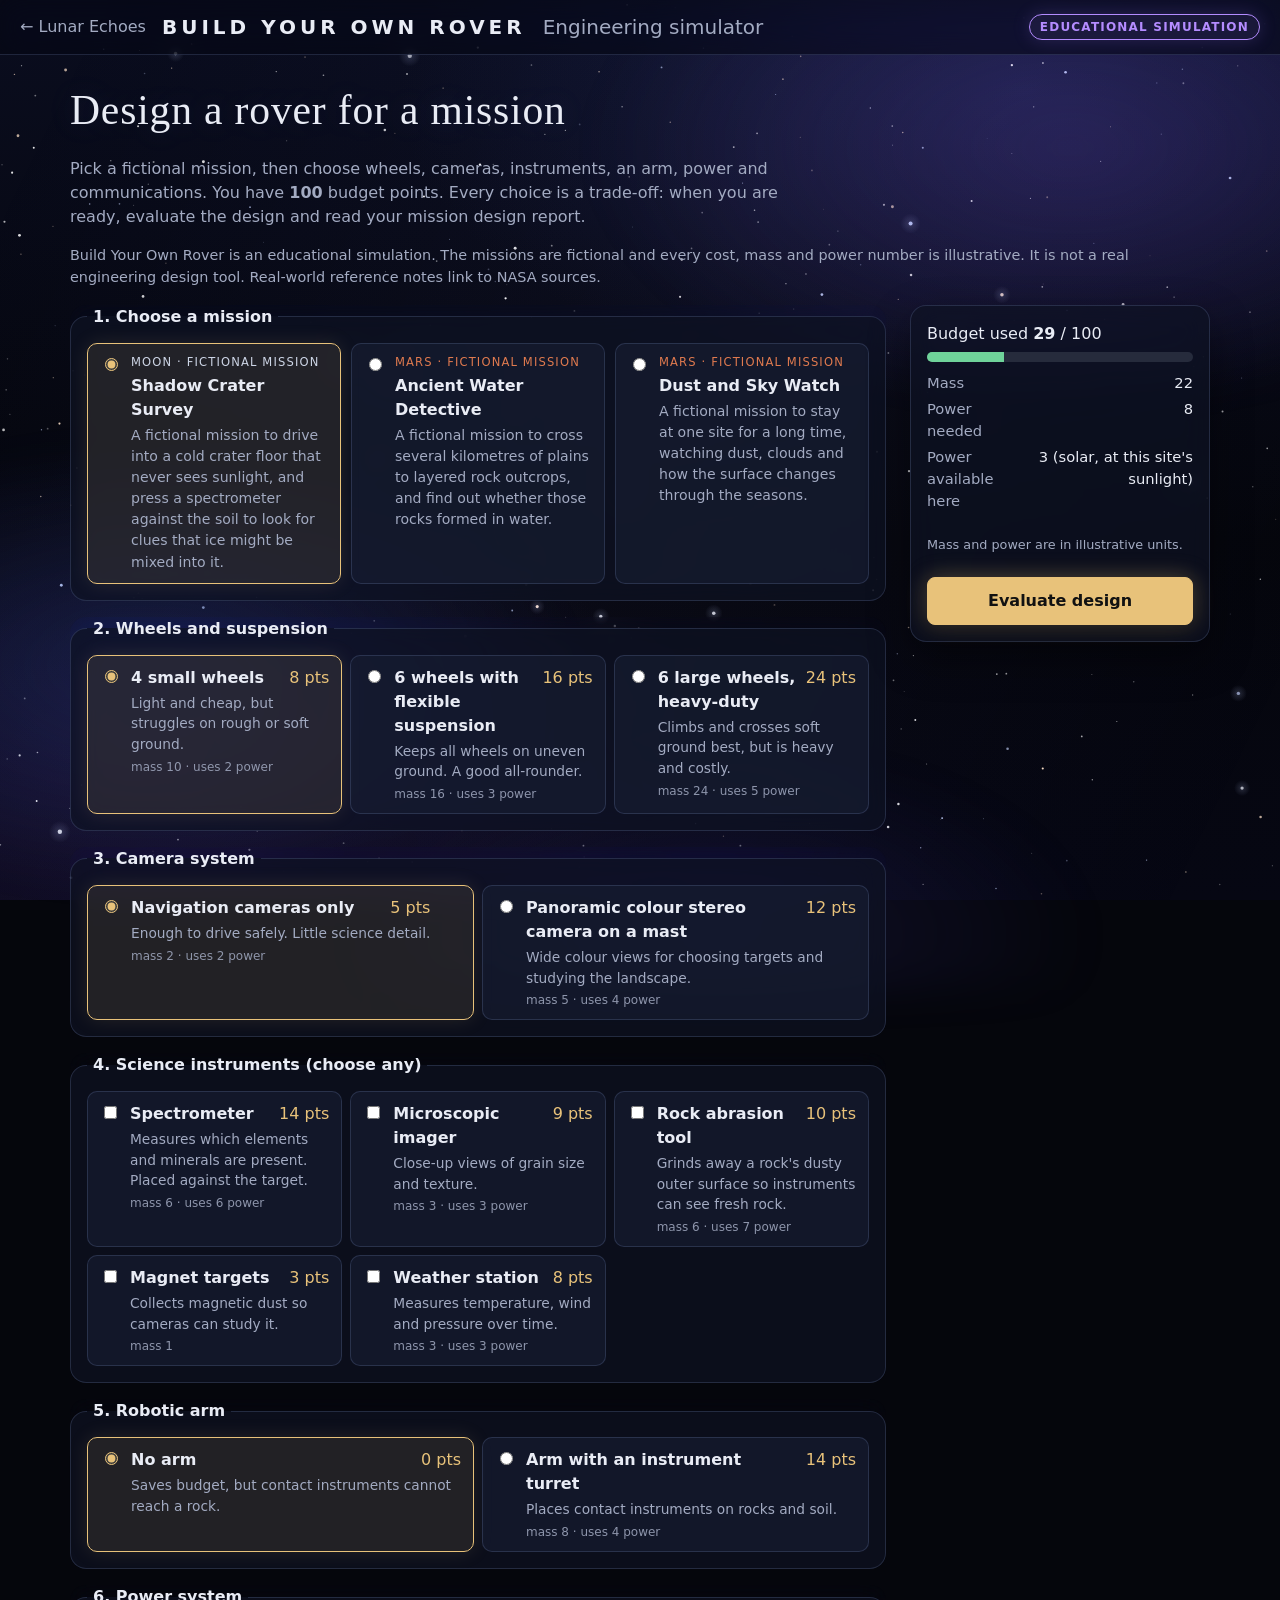
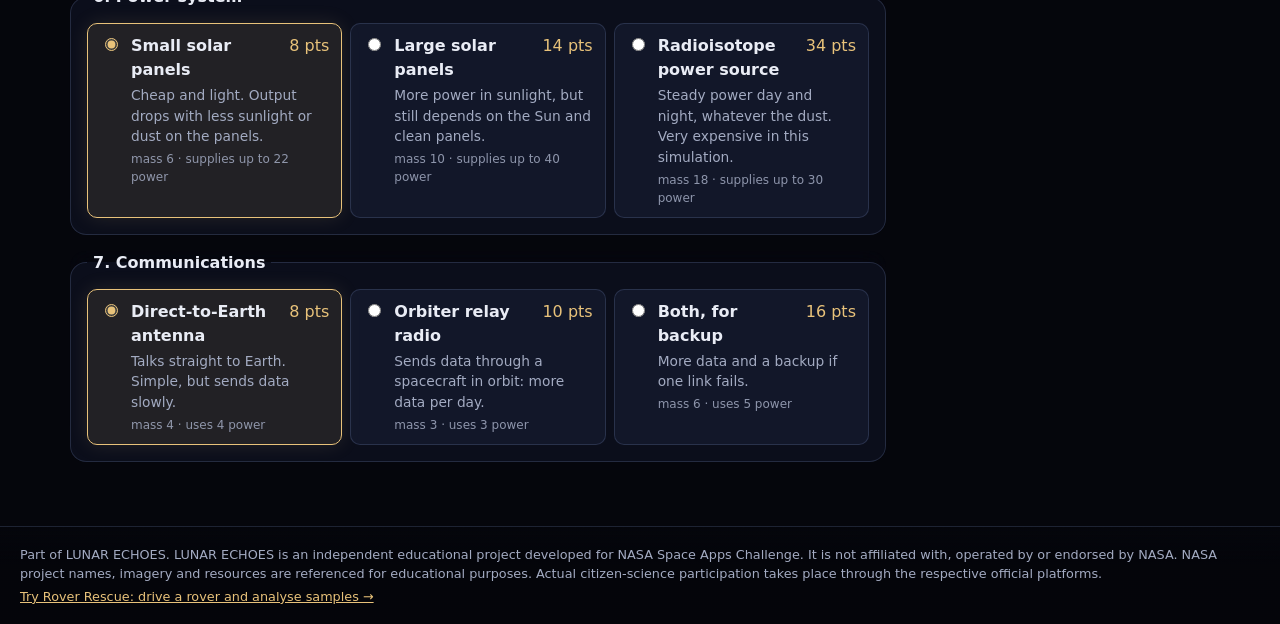
<file: rover/build.html>
<!DOCTYPE html>
<html lang="en">
<head>
  <meta charset="UTF-8">
  <meta name="viewport" content="width=device-width, initial-scale=1.0">
  <title>Build Your Own Rover | Lunar Echoes</title>
  <meta name="description" content="An educational rover engineering simulation: choose wheels, instruments, power and communications for a fictional mission, within a budget.">
  <link rel="stylesheet" href="rover.css?v=20261115d">
  <link rel="stylesheet" href="build.css?v=20261115d">
  <link rel="stylesheet" href="rover-cinematic.css?v=20261115h">
</head>
<body class="build">
  <!-- Deep-space backdrop shared with the main site (rover-cinematic.css, ../js/cinematic.js) -->
  <div class="cosmos" aria-hidden="true">
    <canvas id="starfield" class="cosmos-stars"></canvas>
    <div class="cosmos-twinkle"></div>
    <div class="cosmos-nebula"></div>
  </div>

  <a class="skip" href="#builder">Skip to the builder</a>
  <header class="top">
    <a class="back" href="../index.html#journey">← Lunar Echoes</a>
    <h1>BUILD YOUR OWN ROVER <span>Engineering simulator</span></h1>
    <p class="sim-badge" title="Fictional missions and illustrative numbers">EDUCATIONAL SIMULATION</p>
  </header>

  <main id="builder" class="builder">
    <section class="b-intro" aria-labelledby="b-title">
      <h2 id="b-title">Design a rover for a mission</h2>
      <p class="lead">Pick a fictional mission, then choose wheels, cameras, instruments, an arm, power and communications. You have <strong id="b-budget-total">100</strong> budget points. Every choice is a trade-off: when you are ready, evaluate the design and read your mission design report.</p>
      <p class="note" id="b-disclaimer"></p>
      <p class="note" id="b-status" role="status"></p>
    </section>

    <div class="b-layout">
      <form id="b-form" class="b-form" novalidate>
        <fieldset class="b-missions">
          <legend>1. Choose a mission</legend>
          <div id="b-mission-list" class="b-mission-list"></div>
        </fieldset>
        <div id="b-categories"></div>
      </form>

      <aside class="b-side" aria-label="Design summary">
        <div class="b-meter">
          <p class="b-meter-label">Budget used <strong id="b-cost">0</strong> / <span id="b-budget">100</span></p>
          <span class="b-bar"><span id="b-bar-fill"></span></span>
        </div>
        <dl class="b-stats">
          <dt>Mass</dt><dd id="b-mass">0</dd>
          <dt>Power needed</dt><dd id="b-demand">0</dd>
          <dt>Power available here</dt><dd id="b-supply">0</dd>
        </dl>
        <p class="note small">Mass and power are in illustrative units.</p>
        <button type="button" id="b-evaluate" class="btn primary">Evaluate design</button>
        <p id="b-problems" class="b-problems" aria-live="polite"></p>
      </aside>
    </div>

    <section id="b-report" class="b-report" hidden aria-labelledby="b-report-title"></section>
  </main>

  <footer class="foot">
    <p>Part of LUNAR ECHOES. LUNAR ECHOES is an independent educational project developed for NASA Space Apps Challenge. It is not affiliated with, operated by or endorsed by NASA. NASA project names, imagery and resources are referenced for educational purposes. Actual citizen-science participation takes place through the respective official platforms.</p>
    <p><a href="index.html">Try Rover Rescue: drive a rover and analyse samples →</a></p>
  </footer>

  <script src="build.js?v=20261115d"></script>
  <script src="../js/cinematic.js?v=20261115h"></script>
</body>
</html>
</file>
<file: css/style.css>
/* =========================================================
   Lunar Echoes - digital museum styles
   Dark archive look: warm white text, one gold accent,
   cool silver for the Moon, rust for Mars.
   ========================================================= */

:root {
  --bg: #07080d;
  --panel: #10131d;
  --panel-2: #161b29;
  --text: #ecebe6;
  --muted: #a3a8b8;
  --line: #262d42;
  --accent: #e8c27a;
  --accent-ink: #1d1505;
  --moon: #cdd5e6;
  --moon-deep: #7d8aa6;
  --mars: #e07a4f;
  --mars-deep: #9c4426;
  --ok: #74d6a6;
  --focus: #8cc8ff;
  --radius: 10px;
  --serif: "Iowan Old Style", "Palatino Linotype", Palatino, Georgia, "Times New Roman", serif;
  --sans: system-ui, -apple-system, "Segoe UI", Roboto, "Helvetica Neue", Arial, sans-serif;
}

* { box-sizing: border-box; }

html { scroll-behavior: smooth; scroll-padding-top: 4.5rem; }

body {
  margin: 0;
  font-family: var(--sans);
  font-size: 1.0625rem;
  line-height: 1.6;
  background: var(--bg);
  color: var(--text);
  -webkit-font-smoothing: antialiased;
}

img { max-width: 100%; display: block; }

a { color: var(--accent); }

h1, h2, h3 { line-height: 1.2; }

/* Keyboard focus is always visible */
a:focus-visible,
button:focus-visible,
input:focus-visible,
[tabindex]:focus-visible {
  outline: 3px solid var(--focus);
  outline-offset: 3px;
}

.skip-link {
  position: absolute;
  left: 1rem;
  top: -4rem;
  z-index: 100;
  padding: 0.6rem 1rem;
  background: var(--accent);
  color: var(--accent-ink);
  border-radius: 6px;
  font-weight: 700;
}
.skip-link:focus { top: 1rem; }

/* ---------- Header / navigation ---------- */
.site-header {
  position: sticky;
  top: 0;
  z-index: 50;
  display: flex;
  align-items: center;
  justify-content: space-between;
  gap: 1rem;
  padding: 0.75rem clamp(1rem, 4vw, 2.5rem);
  background: rgba(7, 8, 13, 0.88);
  backdrop-filter: blur(8px);
  border-bottom: 1px solid var(--line);
}

.brand {
  display: flex;
  align-items: center;
  gap: 0.6rem;
  color: var(--text);
  text-decoration: none;
  font-family: var(--serif);
  font-size: 1.2rem;
  letter-spacing: 0.04em;
}

/* Two small discs: Moon and Mars */
.brand-mark {
  position: relative;
  width: 22px;
  height: 22px;
  border-radius: 50%;
  background: var(--moon);
}
.brand-mark::after {
  content: "";
  position: absolute;
  right: -8px;
  bottom: -3px;
  width: 11px;
  height: 11px;
  border-radius: 50%;
  background: var(--mars);
  border: 2px solid var(--bg);
}

.site-nav {
  display: flex;
  gap: 0.25rem;
  overflow-x: auto;
}

.site-nav a {
  padding: 0.4rem 0.75rem;
  border-radius: 999px;
  color: var(--muted);
  text-decoration: none;
  font-size: 0.95rem;
  white-space: nowrap;
}
.site-nav a:hover { color: var(--text); background: var(--panel-2); }

/* ---------- Buttons ---------- */
.btn,
.filter-btn,
.story-btn,
.story-close,
.story-nav-btn,
.quiz-option,
.quiz-next,
.quiz-restart,
.quiz-learn,
.timeline-link,
.map-dot,
.map-list button {
  font: inherit;
  cursor: pointer;
  transition: background-color 0.15s, border-color 0.15s, color 0.15s;
}

.btn {
  display: inline-flex;
  align-items: center;
  gap: 0.4rem;
  padding: 0.75rem 1.3rem;
  border-radius: 999px;
  font-weight: 600;
  text-decoration: none;
  border: 1px solid transparent;
}
.btn-primary { background: var(--accent); color: var(--accent-ink); }
.btn-primary:hover { background: #f3d59c; }
.btn-ghost { background: rgba(7, 8, 13, 0.4); color: var(--text); border-color: rgba(236, 235, 230, 0.4); }
.btn-ghost:hover { border-color: var(--accent); color: var(--accent); }

/* ---------- Landing (hero) ---------- */
.hero {
  position: relative;
  min-height: min(88vh, 820px);
  display: flex;
  align-items: flex-end;
  overflow: hidden;
  border-bottom: 1px solid var(--line);
}

.hero-worlds {
  position: absolute;
  inset: 0;
  display: grid;
  grid-template-columns: 1fr 1fr;
}

.hero-world {
  background-size: cover;
  background-position: center;
  filter: saturate(0.9);
}
/* Local copies of NASA photos (works offline). Originals:
   images.nasa.gov/details/as15-86-11603 and images.nasa.gov/details/PIA17759 */
.hero-moon {
  background-image: url("../assets/images/as15-86-11603~medium.jpg");
  filter: grayscale(1) contrast(1.05);
}
.hero-mars {
  background-image: url("../assets/images/PIA17759~medium.jpg");
}

/* Dark veil so text is always readable over the photos */
.hero::after {
  content: "";
  position: absolute;
  inset: 0;
  background:
    linear-gradient(to top, var(--bg) 4%, rgba(7, 8, 13, 0.82) 38%, rgba(7, 8, 13, 0.35) 100%),
    linear-gradient(to right, rgba(7, 8, 13, 0.75), rgba(7, 8, 13, 0.1));
}

.hero-inner {
  position: relative;
  z-index: 1;
  width: 100%;
  max-width: 1120px;
  margin: 0 auto;
  padding: 6rem clamp(1rem, 4vw, 2.5rem) 3rem;
  animation: rise 0.8s ease-out both;
}

.eyebrow {
  margin: 0 0 0.5rem;
  color: var(--accent);
  font-size: 0.8rem;
  font-weight: 700;
  letter-spacing: 0.16em;
  text-transform: uppercase;
}

.hero h1 {
  margin: 0;
  font-family: var(--serif);
  font-weight: 400;
  font-size: clamp(3rem, 9vw, 6.5rem);
  letter-spacing: 0.01em;
  line-height: 1;
}

.hero-lead {
  max-width: 40rem;
  margin: 1.25rem 0 1.75rem;
  font-size: clamp(1.1rem, 2.2vw, 1.35rem);
  color: #d9d8d2;
}
.hero-lead strong { color: var(--text); font-weight: 600; }

.hero-actions { display: flex; flex-wrap: wrap; gap: 0.75rem; }

.hero-stats {
  display: grid;
  grid-template-columns: repeat(5, minmax(0, 1fr));
  gap: 1px;
  max-width: 760px;
  margin: 2.5rem 0 0;
  background: var(--line);
  border: 1px solid var(--line);
  border-radius: var(--radius);
  overflow: hidden;
}
.hero-stat { padding: 0.9rem 1rem; background: rgba(16, 19, 29, 0.85); }
.hero-stat dd {
  margin: 0;
  font-family: var(--serif);
  font-size: clamp(1.3rem, 2.6vw, 1.9rem);
  line-height: 1.1;
  white-space: nowrap;
}
.hero-stat dt { color: var(--muted); font-size: 0.8rem; }
.hero-stat.is-moon dd { color: var(--moon); }
.hero-stat.is-mars dd { color: var(--mars); }
.hero-stat.is-live dd { color: var(--ok); }

.hero-credit {
  position: absolute;
  right: 1rem;
  bottom: 0.5rem;
  z-index: 1;
  margin: 0;
  font-size: 0.7rem;
  color: rgba(163, 168, 184, 0.75);
}

@keyframes rise {
  from { opacity: 0; transform: translateY(14px); }
  to { opacity: 1; transform: none; }
}

/* ---------- Page layout ---------- */
main {
  max-width: 1120px;
  margin: 0 auto;
  padding: 0 clamp(1rem, 4vw, 2.5rem);
}

main > section {
  padding: 4.5rem 0 1rem;
}

.section-title {
  margin: 0 0 0.5rem;
  font-family: var(--serif);
  font-weight: 400;
  font-size: clamp(1.8rem, 4vw, 2.6rem);
}

.section-intro {
  max-width: 44rem;
  margin: 0 0 2rem;
  color: var(--muted);
}

/* ---------- Intro ---------- */
.intro { text-align: left; }
.intro-grid {
  display: grid;
  grid-template-columns: repeat(3, 1fr);
  gap: 1.5rem;
  margin-top: 1.5rem;
}
.intro-item {
  padding-top: 1rem;
  border-top: 2px solid var(--line);
}
.intro-item h3 {
  margin: 0 0 0.4rem;
  font-size: 0.85rem;
  letter-spacing: 0.12em;
  text-transform: uppercase;
  color: var(--accent);
}
.intro-item p { margin: 0; color: #d4d3cd; }

/* ---------- Loading and error states ---------- */
.loading {
  grid-column: 1 / -1;
  color: var(--muted);
  font-style: italic;
}
.loading::before {
  content: "";
  display: inline-block;
  width: 0.8em;
  height: 0.8em;
  margin-right: 0.6em;
  border: 2px solid var(--line);
  border-top-color: var(--accent);
  border-radius: 50%;
  vertical-align: -0.05em;
  animation: spin 0.9s linear infinite;
}
@keyframes spin { to { transform: rotate(360deg); } }

.load-error {
  grid-column: 1 / -1;
  padding: 1rem 1.2rem;
  border: 1px solid #7a3a34;
  border-radius: var(--radius);
  background: rgba(122, 58, 52, 0.15);
  color: #ffc9c0;
}

.no-results, .quiz-empty, .timeline-empty { color: var(--muted); }

/* ---------- Explorer controls ---------- */
.explorer-controls {
  display: flex;
  flex-wrap: wrap;
  align-items: center;
  gap: 1rem;
  margin-bottom: 1.25rem;
}
.filter-group { display: flex; gap: 0.4rem; }
.filter-btn {
  padding: 0.5rem 1.1rem;
  border-radius: 999px;
  background: transparent;
  color: var(--text);
  border: 1px solid var(--line);
}
.filter-btn:hover { border-color: var(--accent); }
.filter-btn[aria-pressed="true"] {
  background: var(--accent);
  border-color: var(--accent);
  color: var(--accent-ink);
}
.filter-btn[data-planet="moon"][aria-pressed="true"] { background: var(--moon); border-color: var(--moon); color: #10131f; }
.filter-btn[data-planet="mars"][aria-pressed="true"] { background: var(--mars); border-color: var(--mars); color: #1f0d05; }

.search-label { color: var(--muted); font-size: 0.95rem; }
.search-input {
  margin-left: 0.4rem;
  padding: 0.5rem 0.8rem;
  min-width: 15rem;
  font: inherit;
  color: var(--text);
  background: var(--panel);
  border: 1px solid var(--line);
  border-radius: 999px;
}
.result-count { width: 100%; margin: 0; color: var(--muted); font-size: 0.9rem; }

/* ---------- Object cards ---------- */
.card-grid {
  display: grid;
  grid-template-columns: repeat(3, 1fr);
  gap: 1.25rem;
}

.card {
  position: relative;
  display: flex;
  flex-direction: column;
  padding: 0 0 1.1rem;
  background: var(--panel);
  border: 1px solid var(--line);
  border-radius: var(--radius);
  overflow: hidden;
  transition: transform 0.2s, border-color 0.2s;
}
.card:hover { transform: translateY(-3px); border-color: var(--accent); }
.card > *:not(.card-image) { margin-left: 1.1rem; margin-right: 1.1rem; }
.card.planet-moon { box-shadow: inset 0 3px 0 var(--moon); }
.card.planet-mars { box-shadow: inset 0 3px 0 var(--mars); }

.card-image {
  width: 100%;
  aspect-ratio: 4 / 3;
  object-fit: cover;
  margin-bottom: 0.9rem;
  background: var(--panel-2);
}
.planet-moon .card-image { filter: grayscale(0.15); }

.card-title {
  margin-top: 0.6rem;
  margin-bottom: 0.2rem;
  font-family: var(--serif);
  font-weight: 400;
  font-size: 1.3rem;
}
.card-meta, .card-status { margin-top: 0; margin-bottom: 0; color: var(--muted); font-size: 0.9rem; }
.card-status { margin-top: 0.35rem; margin-bottom: 1rem; }

.story-btn {
  margin-top: auto;
  align-self: flex-start;
  padding: 0.45rem 1rem;
  border-radius: 999px;
  background: transparent;
  color: var(--accent);
  border: 1px solid var(--accent);
}
.story-btn:hover { background: var(--accent); color: var(--accent-ink); }

/* ---------- Badges ---------- */
.card-badges { display: flex; flex-wrap: wrap; gap: 0.4rem; }
.planet-badge,
.status-badge {
  display: inline-block;
  padding: 0.12rem 0.65rem;
  border-radius: 999px;
  font-size: 0.72rem;
  font-weight: 700;
  letter-spacing: 0.06em;
  text-transform: uppercase;
}
.planet-badge { background: var(--line); color: var(--text); }
.planet-moon .planet-badge { background: var(--moon); color: #10131f; }
.planet-mars .planet-badge { background: var(--mars); color: #1f0d05; }
.status-badge { border: 1px solid var(--line); color: var(--muted); }
.status-badge.status-in-use { border-color: var(--ok); color: var(--ok); }
.status-badge.status-in-use::before { content: "● "; }

/* ---------- Story (object detail) ---------- */
.story-modal {
  width: min(900px, 94vw);
  max-height: 92vh;
  padding: 0;
  color: var(--text);
  background: var(--panel);
  border: 1px solid var(--line);
  border-radius: 14px;
}
.story-modal[open] { animation: rise 0.25s ease-out; }
.story-modal::backdrop { background: rgba(3, 4, 8, 0.82); }

.story-hero {
  position: relative;
  min-height: 200px;
  display: flex;
  align-items: flex-end;
  background: var(--panel-2);
}
.story-hero .story-image {
  position: absolute;
  inset: 0;
  width: 100%;
  height: 100%;
  object-fit: cover;
}
.story-hero::after {
  content: "";
  position: absolute;
  inset: 0;
  background: linear-gradient(to top, var(--panel) 2%, rgba(16, 19, 29, 0.55) 45%, rgba(16, 19, 29, 0.05));
}
.story-hero-text {
  position: relative;
  z-index: 1;
  padding: 7rem 1.75rem 1rem;
}
.story-title {
  margin: 0.5rem 0 0.25rem;
  font-family: var(--serif);
  font-weight: 400;
  font-size: clamp(1.6rem, 4vw, 2.4rem);
}
.story-meta { margin: 0; color: #cfd0d6; }

.story-close {
  position: absolute;
  top: 0.9rem;
  right: 0.9rem;
  z-index: 2;
  padding: 0.4rem 0.9rem;
  border-radius: 999px;
  background: rgba(7, 8, 13, 0.7);
  color: var(--text);
  border: 1px solid rgba(236, 235, 230, 0.35);
}
.story-close:hover { border-color: var(--accent); }

.story-body { padding: 0.5rem 1.75rem 1.75rem; }

.story-credit {
  margin: 0.25rem 0 1.25rem;
  font-size: 0.8rem;
  color: var(--muted);
}

.story-fate {
  margin: 0 0 1.75rem;
  padding: 0.9rem 1.1rem;
  border-left: 3px solid var(--line);
  background: var(--bg);
  border-radius: 6px;
}
.story-fate.is-in-use { border-left-color: var(--ok); }
.story-fate strong { color: var(--accent); }

.story-chapters {
  display: grid;
  gap: 1.4rem;
  margin: 0 0 2rem;
  padding: 0;
  list-style: none;
  counter-reset: chapter;
}
.story-chapter {
  display: grid;
  grid-template-columns: 3.2rem 1fr;
  gap: 0 0.75rem;
}
.story-chapter::before {
  counter-increment: chapter;
  content: "0" counter(chapter);
  grid-row: span 2;
  font-family: var(--serif);
  font-size: 1.6rem;
  line-height: 1.2;
  color: var(--accent);
  opacity: 0.85;
}
.story-chapter h3 {
  margin: 0 0 0.2rem;
  font-size: 0.8rem;
  letter-spacing: 0.14em;
  text-transform: uppercase;
  color: var(--accent);
}
.story-chapter p { margin: 0; }

.story-subtitle {
  margin: 0 0 0.9rem;
  font-size: 0.8rem;
  letter-spacing: 0.14em;
  text-transform: uppercase;
  color: var(--muted);
}

/* Mission journey (per object) */
.journey {
  position: relative;
  margin: 0 0 2rem;
  padding: 0;
  list-style: none;
  display: grid;
  grid-auto-flow: column;
  grid-auto-columns: minmax(130px, 1fr);
  gap: 0.75rem;
  overflow-x: auto;
  padding-bottom: 0.5rem;
}
.journey::before {
  content: "";
  position: absolute;
  left: 0;
  right: 0;
  top: 7px;
  height: 2px;
  background: var(--line);
}
.journey-step { position: relative; padding-top: 1.4rem; }
.journey-step::before {
  content: "";
  position: absolute;
  top: 1px;
  left: 0;
  width: 14px;
  height: 14px;
  border-radius: 50%;
  background: var(--panel);
  border: 2px solid var(--accent);
}
.journey-step:last-child::before { background: var(--accent); }
.journey-date { display: block; font-size: 0.8rem; font-weight: 700; color: var(--accent); }
.journey-label { display: block; font-size: 0.9rem; color: #d4d3cd; }

/* Then vs Now */
.then-now {
  display: grid;
  grid-template-columns: 1fr 1fr;
  gap: 1rem;
  margin: 0 0 2rem;
}
.then-now figure { margin: 0; }
.then-now img {
  width: 100%;
  aspect-ratio: 4 / 3;
  object-fit: cover;
  border-radius: 8px;
  background: var(--panel-2);
}
.then-now figcaption { margin-top: 0.4rem; font-size: 0.85rem; color: var(--muted); }
.then-now .tn-label {
  display: block;
  font-size: 0.75rem;
  font-weight: 700;
  letter-spacing: 0.14em;
  text-transform: uppercase;
  color: var(--accent);
}

/* Archive record */
.story-fields {
  display: grid;
  grid-template-columns: max-content 1fr;
  gap: 0.45rem 1.25rem;
  margin: 0 0 1.5rem;
  padding: 1.1rem 1.25rem;
  background: var(--bg);
  border: 1px solid var(--line);
  border-radius: 8px;
  font-size: 0.92rem;
}
.story-fields dt { color: var(--muted); }
.story-fields dd { margin: 0; overflow-wrap: anywhere; }

.story-nav {
  display: flex;
  justify-content: space-between;
  gap: 1rem;
  padding-top: 1rem;
  border-top: 1px solid var(--line);
}
.story-nav-btn {
  padding: 0.5rem 1rem;
  border-radius: 999px;
  background: transparent;
  color: var(--text);
  border: 1px solid var(--line);
  max-width: 48%;
  text-align: left;
}
.story-nav-btn:hover { border-color: var(--accent); }
.story-nav-btn:last-child { text-align: right; }

/* ---------- Timeline ---------- */
#timeline-list {
  list-style: none;
  margin: 0;
  padding: 0 0 0 1.5rem;
  border-left: 2px solid var(--line);
}
.timeline-entry { position: relative; padding: 0 0 1.75rem 1rem; }
.timeline-entry::before {
  content: "";
  position: absolute;
  left: -1.5rem;
  top: 0.55rem;
  width: 14px;
  height: 14px;
  margin-left: -8px;
  border-radius: 50%;
  background: var(--bg);
  border: 2px solid var(--accent);
}
.timeline-year { font-family: var(--serif); font-weight: 400; font-size: 1.6rem; color: var(--accent); }
.timeline-items { list-style: none; margin: 0.3rem 0 0; padding: 0; }
.timeline-item { margin: 0.25rem 0; color: var(--muted); }
.timeline-item.planet-moon .timeline-link { border-left: 3px solid var(--moon); }
.timeline-item.planet-mars .timeline-link { border-left: 3px solid var(--mars); }
.timeline-link {
  padding: 0 0 0 0.5rem;
  background: none;
  border: none;
  color: var(--text);
  font-weight: 600;
  text-align: left;
  text-decoration: underline;
  text-decoration-color: var(--line);
  text-underline-offset: 3px;
}
.timeline-link:hover { color: var(--accent); text-decoration-color: var(--accent); }
.timeline-note { color: var(--muted); font-size: 0.85rem; }

/* ---------- Moon vs Mars ---------- */
.compare {
  display: grid;
  grid-template-columns: 1fr 1fr;
  gap: 1.25rem;
}
.world-card {
  padding: 1.5rem;
  border-radius: var(--radius);
  border: 1px solid var(--line);
  background: var(--panel);
}
.world-card.is-moon { border-top: 4px solid var(--moon); }
.world-card.is-mars { border-top: 4px solid var(--mars); }
.world-card h3 {
  margin: 0 0 1rem;
  font-family: var(--serif);
  font-weight: 400;
  font-size: 2rem;
}
.world-card.is-moon h3 { color: var(--moon); }
.world-card.is-mars h3 { color: var(--mars); }
.world-facts {
  display: grid;
  grid-template-columns: max-content 1fr;
  gap: 0.5rem 1rem;
  margin: 0;
  font-size: 0.95rem;
}
.world-facts dt { color: var(--muted); }
.world-facts dd { margin: 0; }
.world-facts .group-start { margin-top: 0.75rem; padding-top: 0.75rem; border-top: 1px solid var(--line); }
.world-source { margin: 1rem 0 0; font-size: 0.8rem; color: var(--muted); }

/* ---------- Location explorer ---------- */
.map {
  display: grid;
  grid-template-columns: 1fr 1fr;
  gap: 1.25rem;
}
.map-panel {
  padding: 1.25rem;
  border: 1px solid var(--line);
  border-radius: var(--radius);
  background: var(--panel);
}
.map-panel h3 { margin: 0 0 0.25rem; font-family: var(--serif); font-weight: 400; font-size: 1.5rem; }
.map-panel.is-moon h3 { color: var(--moon); }
.map-panel.is-mars h3 { color: var(--mars); }
.map-range { margin: 0 0 0.75rem; font-size: 0.8rem; color: var(--muted); }

.map-grid {
  position: relative;
  aspect-ratio: 2 / 1;
  border-radius: 6px;
  border: 1px solid var(--line);
  /* 30° graticule drawn with CSS */
  background:
    linear-gradient(var(--line) 1px, transparent 1px) 0 0 / 100% calc(100% / 6),
    linear-gradient(90deg, var(--line) 1px, transparent 1px) 0 0 / calc(100% / 12) 100%;
}
.map-panel.is-moon .map-grid { background-color: #12151f; }
.map-panel.is-mars .map-grid { background-color: #1a1210; }
/* Moon panel is zoomed to 60°W–60°E, 30°S–30°N with a 15° grid */
.map-panel.is-moon .map-grid { background-size: 100% 25%, 12.5% 100%; }
.map-equator {
  position: absolute;
  left: 0;
  right: 0;
  top: 50%;
  border-top: 1px dashed var(--muted);
  opacity: 0.5;
}
.map-axis {
  position: absolute;
  font-size: 0.65rem;
  color: var(--muted);
  pointer-events: none;
}

.map-dot {
  position: absolute;
  width: 18px;
  height: 18px;
  margin: -9px 0 0 -9px;
  padding: 0;
  border-radius: 50%;
  border: 2px solid var(--bg);
}
.map-panel.is-moon .map-dot { background: var(--moon); box-shadow: 0 0 0 4px rgba(205, 213, 230, 0.25); }
.map-panel.is-mars .map-dot { background: var(--mars); box-shadow: 0 0 0 4px rgba(224, 122, 79, 0.25); }
.map-dot:hover, .map-dot:focus-visible { transform: scale(1.25); }

.map-tip {
  position: absolute;
  z-index: 2;
  transform: translate(-50%, calc(-100% - 14px));
  padding: 0.3rem 0.6rem;
  border-radius: 6px;
  background: var(--bg);
  border: 1px solid var(--line);
  font-size: 0.8rem;
  white-space: nowrap;
  pointer-events: none;
}

.map-list { margin: 0.9rem 0 0; padding: 0; list-style: none; font-size: 0.9rem; }
.map-list li { margin: 0.2rem 0; color: var(--muted); }
.map-list button {
  padding: 0;
  background: none;
  border: none;
  color: var(--text);
  text-align: left;
  text-decoration: underline;
  text-decoration-color: var(--line);
  text-underline-offset: 3px;
}
.map-list button:hover { color: var(--accent); }
.map-missing { margin: 0.75rem 0 0; font-size: 0.8rem; color: var(--muted); }

/* ---------- Quiz ---------- */
#quiz-box {
  max-width: 760px;
  padding: 1.75rem;
  background: var(--panel);
  border: 1px solid var(--line);
  border-radius: 14px;
}
.quiz-progress { margin: 0; color: var(--muted); font-size: 0.85rem; }
.quiz-progress-bar {
  height: 4px;
  margin: 0.5rem 0 1rem;
  background: var(--line);
  border-radius: 999px;
  overflow: hidden;
}
.quiz-progress-bar span { display: block; height: 100%; background: var(--accent); transition: width 0.3s; }
.quiz-question { margin: 0.25rem 0 1.1rem; font-family: var(--serif); font-weight: 400; font-size: 1.5rem; }
.quiz-options { display: grid; gap: 0.6rem; }
.quiz-option {
  display: block;
  width: 100%;
  padding: 0.8rem 1.1rem;
  text-align: left;
  color: var(--text);
  background: var(--bg);
  border: 1px solid var(--line);
  border-radius: 8px;
}
.quiz-option:hover:not(:disabled) { border-color: var(--accent); }
.quiz-option:disabled { cursor: default; color: var(--muted); }
.quiz-option.correct { color: var(--text); border-color: var(--ok); background: rgba(116, 214, 166, 0.12); }
.quiz-option.wrong { color: var(--text); border-color: #e0605a; background: rgba(224, 96, 90, 0.12); }
.quiz-feedback { min-height: 1.5em; margin: 1rem 0 0; font-weight: 700; }
.quiz-explain {
  margin: 0.5rem 0 1rem;
  padding: 0.9rem 1.1rem;
  border-left: 3px solid var(--accent);
  background: var(--bg);
  border-radius: 6px;
}
.quiz-explain p { margin: 0; }
.quiz-explain .quiz-explain-title {
  margin-bottom: 0.25rem;
  font-size: 0.75rem;
  font-weight: 700;
  letter-spacing: 0.14em;
  text-transform: uppercase;
  color: var(--accent);
}
.quiz-actions { display: flex; flex-wrap: wrap; gap: 0.6rem; }
.quiz-next, .quiz-restart {
  padding: 0.6rem 1.3rem;
  border-radius: 999px;
  background: var(--accent);
  color: var(--accent-ink);
  border: none;
  font-weight: 700;
}
.quiz-learn {
  padding: 0.6rem 1.3rem;
  border-radius: 999px;
  background: transparent;
  color: var(--accent);
  border: 1px solid var(--accent);
}
.quiz-score { margin-top: 0; font-family: var(--serif); font-weight: 400; font-size: 2rem; color: var(--accent); }
.quiz-review { margin: 1rem 0; padding-left: 1.2rem; color: #d4d3cd; }
.quiz-review li { margin: 0.35rem 0; }

/* ---------- Footer ---------- */
.site-footer {
  margin-top: 5rem;
  padding: 2.5rem clamp(1rem, 4vw, 2.5rem);
  border-top: 1px solid var(--line);
  color: var(--muted);
  font-size: 0.9rem;
  text-align: center;
}
.site-footer p { max-width: 52rem; margin: 0.4rem auto; }
.footer-title { font-family: var(--serif); font-size: 1.3rem; color: var(--text); }

/* =========================================================
   Beyond the Mission: evidence room, then/now, future explorer
   ========================================================= */

.hero-question {
  max-width: 44rem;
  margin: 1rem 0 0;
  font-family: var(--serif);
  font-style: italic;
  font-size: clamp(1.2rem, 2.6vw, 1.6rem);
  line-height: 1.35;
  color: var(--accent);
}

/* ---------- Evidence boundary labels ---------- */
.ev-tag {
  display: inline-block;
  padding: 0.05rem 0.45rem;
  border-radius: 4px;
  font-family: var(--sans);
  font-size: 0.66rem;
  font-weight: 700;
  font-style: normal;
  letter-spacing: 0.08em;
  text-transform: uppercase;
  vertical-align: 0.15em;
  border: 1px solid currentColor;
  white-space: nowrap;
}
.ev-verified { color: var(--ok); }
.ev-interpretation { color: #c9a8ff; }
.ev-unknown { color: #ffb86b; }
.ev-hypothetical { color: #8cc8ff; }

.ev-legend {
  display: flex;
  flex-wrap: wrap;
  gap: 0.5rem 1.5rem;
  margin: 0 0 1.5rem;
  font-size: 0.85rem;
  color: var(--muted);
}

/* ---------- Case shelf ---------- */
.case-shelf {
  display: grid;
  grid-template-columns: repeat(3, 1fr);
  gap: 1.25rem;
}
.case-folder {
  position: relative;
  display: flex;
  flex-direction: column;
  padding: 0;
  overflow: hidden;
  text-align: left;
  font: inherit;
  color: var(--text);
  background: var(--panel);
  border: 1px solid var(--line);
  border-radius: 4px 14px 4px 4px;
  cursor: pointer;
  transition: transform 0.2s, border-color 0.2s;
}
.case-folder:hover { transform: translateY(-3px); border-color: var(--accent); }
.case-folder.planet-moon { box-shadow: inset 0 3px 0 var(--moon); }
.case-folder.planet-mars { box-shadow: inset 0 3px 0 var(--mars); }
.case-folder-img {
  width: 100%;
  aspect-ratio: 16 / 10;
  object-fit: cover;
  filter: grayscale(0.35) contrast(1.05);
}
.case-folder:hover .case-folder-img { filter: none; }
.case-folder-text { display: flex; flex-direction: column; gap: 0.2rem; padding: 1rem 1.1rem 1.2rem; }
.case-no {
  font-family: "Courier New", Courier, monospace;
  font-size: 0.8rem;
  letter-spacing: 0.12em;
  color: var(--accent);
}
.case-codename { font-family: var(--serif); font-size: 1.35rem; line-height: 1.2; }
.case-object { color: var(--muted); font-size: 0.9rem; }
.case-open { margin-top: 0.5rem; color: var(--accent); font-weight: 600; }

/* ---------- Investigation view ---------- */
.case-view {
  padding: 1.5rem;
  background: var(--panel);
  border: 1px solid var(--line);
  border-radius: 14px;
  animation: rise 0.3s ease-out;
}
.case-view.planet-moon { border-top: 4px solid var(--moon); }
.case-view.planet-mars { border-top: 4px solid var(--mars); }
.case-back {
  padding: 0.35rem 0.9rem;
  border-radius: 999px;
  font: inherit;
  font-size: 0.9rem;
  color: var(--text);
  background: transparent;
  border: 1px solid var(--line);
  cursor: pointer;
}
.case-back:hover { border-color: var(--accent); }
.case-stamp-line {
  margin: 1rem 0 0;
  font-family: "Courier New", Courier, monospace;
  font-size: 0.85rem;
  letter-spacing: 0.1em;
  text-transform: uppercase;
  color: var(--accent);
}
.case-title { margin: 0.3rem 0; font-family: var(--serif); font-weight: 400; font-size: clamp(1.6rem, 3.6vw, 2.4rem); }
.case-meta { display: flex; flex-wrap: wrap; align-items: center; gap: 0.5rem; color: var(--muted); font-size: 0.95rem; }
.case-meta .card-badges { display: inline-flex; }

.case-grid {
  display: grid;
  grid-template-columns: minmax(0, 5fr) minmax(0, 6fr);
  gap: 2rem;
  margin-top: 1.5rem;
  align-items: start;
}
.case-photo { position: sticky; top: 5rem; }

.case-hook {
  margin: 0 0 1.5rem;
  padding: 1rem 1.2rem;
  border-left: 3px solid var(--accent);
  background: var(--bg);
  border-radius: 6px;
}
.case-hook p { margin: 0.25rem 0 0; font-family: var(--serif); font-size: 1.25rem; line-height: 1.4; }
.case-hook-label,
.case-evidence-head h4,
.decision-label {
  font-size: 0.75rem;
  font-weight: 700;
  letter-spacing: 0.14em;
  text-transform: uppercase;
  color: var(--accent);
}

.case-exhibits { margin: 0 0 0.5rem; }
.case-exhibits dt { margin-top: 0.9rem; font-size: 0.8rem; font-weight: 700; letter-spacing: 0.06em; text-transform: uppercase; color: var(--muted); }
.case-exhibits dd { margin: 0.2rem 0 0; }

.case-evidence-head { display: flex; justify-content: space-between; align-items: baseline; margin-top: 1.75rem; }
.case-evidence-head h4 { margin: 0; }
.case-counter { font-size: 0.85rem; color: var(--muted); }

.case-evidence { list-style: none; margin: 0.75rem 0 1.75rem; padding: 0; display: grid; gap: 0.5rem; }
.evidence { border: 1px solid var(--line); border-radius: 8px; background: var(--bg); }
.evidence.seen { border-color: rgba(232, 194, 122, 0.45); }
.evidence-toggle {
  display: flex;
  width: 100%;
  align-items: center;
  gap: 0.75rem;
  padding: 0.75rem 1rem;
  text-align: left;
  font: inherit;
  color: var(--text);
  background: transparent;
  border: none;
  cursor: pointer;
}
.evidence-no { font-family: "Courier New", Courier, monospace; font-size: 0.8rem; color: var(--accent); white-space: nowrap; }
.evidence-label { flex: 1; font-weight: 600; }
.evidence-action { font-size: 0.85rem; color: var(--accent); }
.evidence-body { padding: 0 1rem 0.9rem; animation: rise 0.2s ease-out; }
.evidence-body p { margin: 0 0 0.4rem; }
.evidence-source { font-size: 0.82rem; color: var(--muted); }

.case-question fieldset { margin: 0; padding: 1.1rem; border: 1px solid var(--line); border-radius: 10px; }
.case-question legend { padding: 0 0.4rem; font-family: var(--serif); font-size: 1.2rem; }
.case-option { display: flex; gap: 0.6rem; align-items: flex-start; margin: 0.4rem 0; padding: 0.55rem 0.7rem; border: 1px solid transparent; border-radius: 6px; }
.case-option input { margin-top: 0.35rem; accent-color: var(--accent); }
.case-option label { cursor: pointer; }
.case-option.is-answer { border-color: var(--ok); background: rgba(116, 214, 166, 0.1); }
.case-option.is-answer label::before { content: "✓ "; color: var(--ok); font-weight: 700; }
.case-option.is-wrong { border-color: #e0605a; background: rgba(224, 96, 90, 0.1); }
.case-option.is-wrong label::before { content: "✗ "; color: #e0605a; font-weight: 700; }
.case-submit { margin-top: 1rem; border: none; cursor: pointer; font: inherit; font-weight: 700; }
.case-submit:disabled { opacity: 0.45; cursor: not-allowed; }

.case-verdict { margin-top: 1.5rem; padding: 1.25rem; border-radius: 10px; border: 1px solid var(--line); background: var(--bg); animation: rise 0.3s ease-out; }
.case-closed {
  display: inline-block;
  margin: 0 0 0.75rem;
  padding: 0.25rem 0.7rem;
  border: 2px solid var(--accent);
  border-radius: 4px;
  font-family: "Courier New", Courier, monospace;
  font-weight: 700;
  letter-spacing: 0.12em;
  text-transform: uppercase;
  color: var(--accent);
  transform: rotate(-2deg);
}
.case-verdict.is-correct .case-closed { border-color: var(--ok); color: var(--ok); }
.case-answer { font-weight: 700; }
.case-significance { margin: 1rem 0; padding: 1rem; border-left: 3px solid #c9a8ff; background: rgba(201, 168, 255, 0.06); border-radius: 6px; }
.case-significance h4 { margin: 0 0 0.3rem; font-family: var(--serif); font-weight: 400; font-size: 1.2rem; }
.case-significance p { margin: 0; }
.case-actions { display: flex; flex-wrap: wrap; gap: 0.6rem; margin-top: 1rem; }
.case-actions .btn { font: inherit; font-weight: 600; cursor: pointer; }

/* ---------- Then vs Now ---------- */
.tn { margin: 0 0 1.5rem; }
.tn-switch {
  display: inline-flex;
  margin-bottom: 0.75rem;
  padding: 3px;
  border: 1px solid var(--line);
  border-radius: 999px;
  background: var(--bg);
}
.tn-btn {
  padding: 0.45rem 1.1rem;
  border: none;
  border-radius: 999px;
  font: inherit;
  font-size: 0.9rem;
  font-weight: 600;
  color: var(--muted);
  background: transparent;
  cursor: pointer;
  transition: background-color 0.2s, color 0.2s;
}
.tn-btn[aria-pressed="true"] { background: var(--accent); color: var(--accent-ink); }
.tn-panel { animation: rise 0.25s ease-out; }
.tn-figure { margin: 0 0 0.75rem; }
.tn-image {
  width: 100%;
  aspect-ratio: 4 / 3;
  object-fit: cover;
  border-radius: 8px;
  background: var(--panel-2);
}
.tn-panel.is-then .tn-image { filter: sepia(0.2) contrast(1.05); }
.tn-figure figcaption { display: flex; flex-direction: column; gap: 0.2rem; margin-top: 0.45rem; font-size: 0.82rem; color: var(--muted); }
.tn-tag {
  align-self: flex-start;
  padding: 0.1rem 0.5rem;
  border-radius: 4px;
  font-size: 0.7rem;
  font-weight: 700;
  letter-spacing: 0.1em;
  text-transform: uppercase;
  color: var(--accent-ink);
  background: var(--accent);
}
.tn-panel.is-now .tn-tag { background: var(--focus); }
.tn-caption { color: #d4d3cd; }
.tn-nophoto {
  display: flex;
  flex-direction: column;
  justify-content: center;
  gap: 0.35rem;
  aspect-ratio: 4 / 3;
  margin-bottom: 0.75rem;
  padding: 1.5rem;
  border: 2px dashed var(--line);
  border-radius: 8px;
  color: var(--muted);
  text-align: center;
}
.tn-nophoto strong { color: var(--text); font-family: var(--serif); font-weight: 400; font-size: 1.2rem; }
.tn-facts { display: grid; gap: 0.15rem; margin: 0; font-size: 0.92rem; }
.tn-facts dt { margin-top: 0.6rem; font-size: 0.78rem; font-weight: 700; letter-spacing: 0.06em; text-transform: uppercase; color: var(--muted); }
.tn-facts dd { margin: 0; }
.tn-facts .tn-unknown { color: #ffd2a3; }

/* ---------- Digital heritage passport ---------- */
.passport-card {
  margin: 0 0 1.25rem;
  padding: 1.1rem 1.25rem;
  border: 1px solid var(--line);
  border-radius: 10px;
  background:
    repeating-linear-gradient(135deg, rgba(232, 194, 122, 0.03) 0 12px, transparent 12px 24px),
    var(--bg);
}
.passport-head {
  display: flex;
  justify-content: space-between;
  align-items: baseline;
  margin-bottom: 0.75rem;
  padding-bottom: 0.5rem;
  border-bottom: 1px dashed var(--line);
}
.passport-kicker { font-size: 0.75rem; font-weight: 700; letter-spacing: 0.16em; text-transform: uppercase; color: var(--accent); }
.passport-no { font-family: "Courier New", Courier, monospace; font-weight: 700; letter-spacing: 0.1em; color: var(--accent); }
.passport-id {
  display: grid;
  grid-template-columns: repeat(3, minmax(0, 1fr));
  gap: 0.6rem 1.25rem;
  margin: 0;
}
.passport-id dt { font-size: 0.7rem; letter-spacing: 0.1em; text-transform: uppercase; color: var(--muted); }
.passport-id dd { margin: 0.1rem 0 0; font-size: 0.92rem; overflow-wrap: anywhere; }

.passport-sections {
  margin: 0 0 1.5rem;
  padding: 0;
  list-style: none;
  counter-reset: passport;
}
.passport-section {
  position: relative;
  padding: 0 0 1.4rem 3.2rem;
}
.passport-section::before {
  counter-increment: passport;
  content: "0" counter(passport);
  position: absolute;
  left: 0;
  top: -0.15rem;
  font-family: var(--serif);
  font-size: 1.6rem;
  color: var(--accent);
  opacity: 0.85;
}
.passport-section h3 {
  margin: 0 0 0.35rem;
  font-size: 0.8rem;
  letter-spacing: 0.14em;
  text-transform: uppercase;
  color: var(--accent);
}
.passport-section p { margin: 0 0 0.5rem; }
.passport-section .journey { margin-bottom: 0.75rem; }
.passport-sources { margin: 0; padding-left: 1.1rem; font-size: 0.9rem; }
.passport-sources li { margin: 0.25rem 0; overflow-wrap: anywhere; }
.field-note-btn { margin: 0 0 1.5rem; font: inherit; font-weight: 600; cursor: pointer; }

/* ---------- Future explorer ---------- */
.decision-disclaimer {
  margin: 0 0 1.25rem;
  padding: 0.8rem 1rem;
  border: 1px dashed #8cc8ff;
  border-radius: 8px;
  color: #cfe6ff;
  font-size: 0.92rem;
}
.decision-brief {
  display: grid;
  grid-template-columns: minmax(0, 2fr) minmax(0, 3fr);
  gap: 1.5rem;
  align-items: center;
  margin-bottom: 1.5rem;
}
.decision-thumbs { display: grid; grid-template-columns: 1fr 1fr; gap: 0.6rem; }
.decision-thumb {
  padding: 0;
  overflow: hidden;
  font: inherit;
  font-size: 0.78rem;
  text-align: left;
  color: var(--muted);
  background: var(--panel);
  border: 1px solid var(--line);
  border-radius: 8px;
  cursor: pointer;
}
.decision-thumb img { width: 100%; aspect-ratio: 1; object-fit: cover; }
.decision-thumb span { display: block; padding: 0.4rem 0.5rem; }
.decision-thumb:hover { border-color: var(--accent); color: var(--text); }
.decision-scenario { margin: 0.4rem 0 0; font-family: var(--serif); font-size: 1.25rem; line-height: 1.45; }
.decision-choices { display: grid; grid-template-columns: 1fr 1fr; gap: 0.75rem; }
.decision-choice {
  display: flex;
  gap: 0.8rem;
  align-items: flex-start;
  padding: 1rem;
  font: inherit;
  text-align: left;
  color: var(--text);
  background: var(--panel);
  border: 1px solid var(--line);
  border-radius: 10px;
  cursor: pointer;
  transition: border-color 0.2s, background-color 0.2s;
}
.decision-choice:hover { border-color: var(--accent); }
.decision-choice[aria-pressed="true"] { border-color: var(--accent); background: rgba(232, 194, 122, 0.08); }
.decision-letter {
  flex: none;
  display: grid;
  place-items: center;
  width: 2rem;
  height: 2rem;
  border-radius: 50%;
  font-family: "Courier New", Courier, monospace;
  font-weight: 700;
  color: var(--accent-ink);
  background: var(--accent);
}
.decision-result { margin-top: 1.25rem; padding: 1.25rem; border: 1px solid var(--line); border-radius: 12px; background: var(--panel); animation: rise 0.3s ease-out; }
.decision-tradeoffs { display: grid; grid-template-columns: 1fr 1fr; gap: 1rem; margin: 0.75rem 0; }
.tradeoff { padding: 1rem; border-radius: 8px; background: var(--bg); }
.tradeoff h4 { margin: 0 0 0.4rem; font-family: var(--serif); font-weight: 400; font-size: 1.2rem; }
.tradeoff p { margin: 0; }
.tradeoff.is-gain { border-left: 3px solid var(--ok); }
.tradeoff.is-cost { border-left: 3px solid #e0605a; }
.decision-verdict { font-weight: 600; }
.decision-closing { color: #d4d3cd; font-size: 0.95rem; }
.decision-hint { margin: 0.5rem 0 0; font-size: 0.85rem; color: var(--muted); font-style: italic; }

/* =========================================================
   BEYOND THE ARCHIVE: two investigations, observation lab, journal
   ========================================================= */
:root {
  --lunar-white: #eef0f5;
  --graphite: #1a1d26;
  --mars-deep: #6e2412;
}

/* Shared intro */
.beyond-hero {
  position: relative;
  margin: 0 0 1.5rem;
  padding: clamp(1.5rem, 4vw, 3rem);
  border: 1px solid var(--line);
  border-radius: 16px;
  overflow: hidden;
  background:
    radial-gradient(ellipse at 0% 100%, rgba(205, 213, 230, 0.14), transparent 55%),
    radial-gradient(ellipse at 100% 0%, rgba(224, 122, 79, 0.16), transparent 55%),
    var(--panel);
  animation: rise 0.5s ease-out;
}
.beyond-tagline-top { margin: 0; color: var(--accent); font-size: 0.8rem; font-weight: 700; letter-spacing: 0.16em; text-transform: uppercase; }
.beyond-hero-title { margin: 0.4rem 0 0.6rem; max-width: 22ch; font-family: var(--serif); font-weight: 400; font-size: clamp(1.9rem, 4.6vw, 3.1rem); line-height: 1.12; }
.beyond-hero-text { max-width: 46rem; margin: 0 0 1.4rem; font-size: 1.1rem; color: #dcdad3; }
.beyond-begin { font: inherit; font-weight: 700; cursor: pointer; border: none; }
.beyond-principles { display: grid; grid-template-columns: repeat(3, minmax(0, 1fr)); gap: 1rem; margin: 1.75rem 0 0; padding: 0; list-style: none; }
.beyond-principles li { display: flex; flex-direction: column; gap: 0.25rem; padding-top: 0.8rem; border-top: 1px solid var(--line); font-size: 0.9rem; color: var(--muted); }
.beyond-principles strong { font-family: var(--serif); font-weight: 400; font-size: 1.1rem; color: var(--text); }

.beyond-subnav { display: flex; flex-wrap: wrap; gap: 0.4rem; margin: 0 0 1.25rem; }
.beyond-subnav a { padding: 0.4rem 0.9rem; border: 1px solid var(--line); border-radius: 999px; color: var(--muted); text-decoration: none; font-size: 0.9rem; }
.beyond-subnav a:hover { color: var(--text); border-color: var(--accent); }

/* Two-world selector */
.world-tabs { display: grid; grid-template-columns: 1fr 1fr; gap: 1rem; margin-bottom: 1rem; }
.world-tab {
  display: flex;
  flex-direction: column;
  justify-content: flex-end;
  gap: 0.2rem;
  min-height: 200px;
  padding: 1.25rem 1.4rem;
  text-align: left;
  font: inherit;
  color: var(--text);
  background-color: var(--panel);
  background-size: cover;
  background-position: center;
  border: 1px solid var(--line);
  border-radius: 14px;
  cursor: pointer;
  opacity: 0.7;
  transition: opacity 0.25s, border-color 0.25s, transform 0.25s;
}
.world-tab:hover { opacity: 0.95; }
.world-tab[aria-selected="true"] { opacity: 1; transform: translateY(-2px); }
.world-tab.is-moon[aria-selected="true"] { border-color: var(--moon); box-shadow: inset 0 -4px 0 var(--moon); }
.world-tab.is-mars[aria-selected="true"] { border-color: var(--mars); box-shadow: inset 0 -4px 0 var(--mars); }
.world-tab-name { font-family: var(--serif); font-size: clamp(1.8rem, 4vw, 2.6rem); letter-spacing: 0.08em; }
.world-tab.is-moon .world-tab-name { color: var(--lunar-white); }
.world-tab.is-mars .world-tab-name { color: #ff9f75; }
.world-tab-line { font-size: 1rem; }
.world-tab-project { font-size: 0.85rem; color: var(--muted); }
.world-tab-progress { margin-top: 0.4rem; font-size: 0.78rem; font-family: "Courier New", Courier, monospace; color: var(--accent); }

/* One world panel */
.world-panel {
  margin-bottom: 2.5rem;
  padding: clamp(1rem, 3vw, 2rem);
  border: 1px solid var(--line);
  border-radius: 16px;
  animation: rise 0.35s ease-out;
}
.world-panel.is-moon { background: linear-gradient(180deg, rgba(205, 213, 230, 0.07), transparent 240px), var(--graphite); border-top: 4px solid var(--moon); }
.world-panel.is-mars { background: linear-gradient(180deg, rgba(224, 122, 79, 0.12), transparent 240px), #160f0d; border-top: 4px solid var(--mars); }
.world-title { margin: 0.1rem 0 0.3rem; font-family: var(--serif); font-weight: 400; font-size: clamp(1.7rem, 3.8vw, 2.4rem); }
.is-moon .world-title { color: var(--lunar-white); }
.is-mars .world-title { color: #ffb08c; }
.world-opening { margin: 0 0 1.25rem; max-width: 44rem; font-family: var(--serif); font-style: italic; font-size: 1.2rem; color: #dcdad3; }

.stage-stepper { display: grid; grid-template-columns: repeat(5, minmax(0, 1fr)); gap: 0.4rem; margin: 0 0 1.5rem; padding: 0; list-style: none; }
.stage-step {
  display: flex;
  align-items: center;
  gap: 0.5rem;
  width: 100%;
  height: 100%;
  padding: 0.55rem 0.6rem;
  font: inherit;
  font-size: 0.82rem;
  text-align: left;
  color: var(--muted);
  background: rgba(7, 8, 13, 0.5);
  border: 1px solid var(--line);
  border-radius: 8px;
  cursor: pointer;
}
.stage-step:hover { color: var(--text); }
.stage-no { flex: none; display: grid; place-items: center; width: 1.6rem; height: 1.6rem; border-radius: 50%; border: 1px solid currentColor; font-weight: 700; }
.stage-step[aria-current="step"] { color: var(--text); border-color: var(--accent); }
.is-moon .stage-step[aria-current="step"] .stage-no { background: var(--moon); color: #10131f; border-color: var(--moon); }
.is-mars .stage-step[aria-current="step"] .stage-no { background: var(--mars); color: #1f0d05; border-color: var(--mars); }
.stage { animation: rise 0.3s ease-out; }
.stage-title { margin: 0 0 1rem; font-size: 0.8rem; font-weight: 700; letter-spacing: 0.14em; text-transform: uppercase; color: var(--accent); }
.stage-nav { display: flex; flex-wrap: wrap; gap: 0.6rem; margin-top: 1.75rem; padding-top: 1rem; border-top: 1px solid var(--line); }
.stage-nav .btn,
.beyond-journal .btn,
.obs-lab .btn,
.connect-card .btn,
.cmp-controls .btn { font: inherit; font-size: 0.92rem; padding: 0.5rem 1.1rem; cursor: pointer; }
.stage-nav .btn:disabled { opacity: 0.4; cursor: not-allowed; }
.stage-other { margin-left: auto; }

/* Stage 1: eras */
.eras { display: grid; grid-template-columns: 1fr 1fr; gap: 1rem; margin-bottom: 1.25rem; }
.era { padding: 1.25rem; border-radius: 12px; border: 1px solid var(--line); }
.era ul { margin: 0.5rem 0 0; padding-left: 1.1rem; font-size: 0.95rem; color: #d4d3cd; }
.era li { margin: 0.35rem 0; }
.era-label { font-family: "Courier New", Courier, monospace; font-size: 0.8rem; letter-spacing: 0.1em; color: var(--accent); }
.era-craft { margin: 0.2rem 0 0; font-family: var(--serif); font-weight: 400; font-size: 1.4rem; }
.era-lo { background: repeating-linear-gradient(0deg, rgba(196, 184, 150, 0.05) 0 2px, transparent 2px 6px), #1d1b16; border-color: #4a4434; }
.era-lo .era-craft { color: #e6dcc0; }
.era-lro { background: linear-gradient(rgba(140, 200, 255, 0.05) 1px, transparent 1px) 0 0 / 14px 14px, linear-gradient(90deg, rgba(140, 200, 255, 0.05) 1px, transparent 1px) 0 0 / 14px 14px, #12161f; border-color: #2c3a52; }
.era-lro .era-craft { color: var(--lunar-white); }
.era-maven { background: #1b1210; border-color: #4f2a1e; }
.era-clouds { background: radial-gradient(circle at 100% 0, rgba(255, 255, 255, 0.06), transparent 60%), #1b1210; border-color: #4f2a1e; }
.era-maven .era-craft, .era-clouds .era-craft { color: #ffb08c; }
.beyond-callout { margin: 0 0 1rem; padding: 1rem 1.2rem; border-left: 3px solid var(--accent); border-radius: 6px; background: var(--bg); }
.beyond-callout h5 { margin: 0 0 0.3rem; font-family: var(--serif); font-weight: 400; font-size: 1.15rem; }
.beyond-callout p { margin: 0; }
.beyond-small-title { margin: 1rem 0 0.4rem; font-size: 0.8rem; font-weight: 700; letter-spacing: 0.1em; text-transform: uppercase; color: var(--muted); }
.open-questions { margin: 0 0 0.75rem; padding-left: 1.1rem; font-family: var(--serif); font-size: 1.1rem; }

/* Stage 2 (Moon): comparison illustration */
.illus-label { margin: 0 0 1rem; font-size: 0.88rem; color: #cfe6ff; }
.demo-flag {
  display: inline-block;
  padding: 0.05rem 0.45rem;
  border: 1px solid #8cc8ff;
  border-radius: 4px;
  font-size: 0.66rem;
  font-weight: 700;
  letter-spacing: 0.08em;
  text-transform: uppercase;
  color: #8cc8ff;
}
.compare-grid { display: grid; grid-template-columns: minmax(0, 2fr) minmax(0, 3fr); gap: 1.5rem; align-items: start; }
.compare-steps { margin: 0; padding: 0; list-style: none; display: grid; gap: 0.6rem; }
.compare-step { display: flex; flex-direction: column; gap: 0.2rem; padding: 0.8rem 0.9rem; border: 1px solid var(--line); border-radius: 8px; font-size: 0.9rem; color: var(--muted); transition: border-color 0.2s, color 0.2s; }
.compare-step strong { color: var(--text); }
.compare-step.is-current { border-color: var(--accent); color: #dcdad3; }
.cmp-stage { position: relative; aspect-ratio: 400 / 260; overflow: hidden; border-radius: 10px; border: 1px solid var(--line); background: #0c0d12; cursor: crosshair; }
.cmp-layer { position: absolute; inset: 0; transition: transform 0.15s, opacity 0.12s; }
.cmp-layer svg { display: block; width: 100%; height: 100%; }
.cmp-layer.is-old { filter: sepia(0.35) contrast(1.1); }
.cmp-tag { position: absolute; top: 0.5rem; padding: 0.15rem 0.5rem; border-radius: 4px; font-size: 0.7rem; font-weight: 700; letter-spacing: 0.08em; background: rgba(7, 8, 13, 0.8); pointer-events: none; }
.cmp-tag.is-old { left: 0.5rem; color: #e6dcc0; }
.cmp-tag.is-new { right: 0.5rem; color: var(--lunar-white); }
.cmp-flag { position: absolute; width: 46px; height: 46px; margin: -23px 0 0 -23px; border-radius: 6px; border: 3px solid #8cc8ff; pointer-events: none; animation: rise 0.2s ease-out; }
.cmp-flag.is-good { border-color: var(--ok); }
.cmp-flag.is-warn { border-color: #ffb86b; }
.cmp-controls { display: flex; flex-wrap: wrap; align-items: center; gap: 0.75rem 1.25rem; margin-top: 0.75rem; }
.cmp-slider { display: flex; align-items: center; gap: 0.5rem; font-size: 0.9rem; color: var(--muted); }
.cmp-slider input { accent-color: var(--moon); width: 9rem; }
.cmp-status { margin: 0.6rem 0 0; font-size: 0.9rem; color: #dcdad3; }
.cmp-kb { display: flex; flex-wrap: wrap; gap: 0.4rem; margin-top: 0.6rem; }
.find-region { padding: 0.45rem 0.7rem; font: inherit; font-size: 0.85rem; color: var(--text); background: var(--panel); border: 1px solid var(--line); border-radius: 6px; cursor: pointer; }
.find-region:hover { border-color: var(--accent); }
.demo-result { margin-top: 1rem; }
.demo-result p { margin: 0 0 0.5rem; }
.demo-verdict { font-weight: 600; }
.demo-verdict.is-correct { color: var(--ok); }
.demo-verdict.is-incorrect { color: #ffcf9e; }

/* Stage 3 (Moon): what to look for */
.lookfor { display: grid; grid-template-columns: repeat(4, minmax(0, 1fr)); gap: 0.75rem; margin-bottom: 1.5rem; }
.lookfor-item { padding: 0.9rem; border: 1px solid var(--line); border-radius: 10px; background: rgba(7, 8, 13, 0.4); font-size: 0.9rem; }
.lookfor-item h5 { margin: 0 0 0.35rem; font-family: var(--serif); font-weight: 400; font-size: 1.05rem; }
.lookfor-item p { margin: 0; color: #d4d3cd; }

/* Mars: shapes */
.shapes-grid { display: grid; grid-template-columns: minmax(0, 3fr) minmax(0, 2fr); gap: 1.5rem; align-items: start; }
.cloud-chips { display: flex; flex-wrap: wrap; gap: 0.4rem; margin-bottom: 0.6rem; }
.cloud-chip { padding: 0.4rem 0.85rem; font: inherit; font-size: 0.88rem; color: var(--text); background: transparent; border: 1px solid #4f2a1e; border-radius: 999px; cursor: pointer; }
.cloud-chip:hover { border-color: var(--mars); }
.cloud-chip[aria-pressed="true"] { background: var(--mars); border-color: var(--mars); color: #1f0d05; }
.cloud-type-text { min-height: 4.5em; margin: 0 0 0.25rem; color: #dcdad3; }

/* Figures */
.beyond-figure { margin: 0; }
.beyond-img { width: 100%; border-radius: 10px; background: var(--panel-2); }
.beyond-figure figcaption { margin-top: 0.4rem; }
.tn-credit { font-size: 0.8rem; color: var(--muted); }
.tn-caption { display: block; margin-top: 0.4rem; font-size: 0.88rem; color: #d4d3cd; }

/* Observation lab */
.obs-lab { padding: 1.25rem; border: 1px dashed var(--line); border-radius: 12px; background: rgba(7, 8, 13, 0.55); }
.obs-head { margin-bottom: 1rem; }
.obs-note { font-size: 0.88rem; color: #cfe6ff; }
.obs-grid { display: grid; grid-template-columns: minmax(0, 1fr) minmax(0, 1fr); gap: 1.5rem; align-items: start; }
.obs-meta { margin: 0.6rem 0 0; font-size: 0.9rem; color: #d4d3cd; }
.obs-principle { margin: 0; font-size: 0.75rem; font-weight: 700; letter-spacing: 0.12em; text-transform: uppercase; color: var(--accent); }
.obs-question { margin: 0.3rem 0 0.8rem; font-family: var(--serif); font-size: 1.25rem; }
.obs-options { display: grid; gap: 0.5rem; }
.obs-options .quiz-option.unsure { color: var(--text); border-color: #8cc8ff; background: rgba(140, 200, 255, 0.1); }
.obs-options .quiz-option.best { border-style: dashed; border-color: var(--ok); color: var(--text); }
.obs-feedback { min-height: 1.5em; margin: 0.8rem 0; }
.obs-q .quiz-next { cursor: pointer; }
.can-cannot { display: grid; gap: 0.2rem; margin: 0.75rem 0 1rem; }
.can-cannot dt { font-size: 0.78rem; font-weight: 700; letter-spacing: 0.08em; text-transform: uppercase; color: var(--muted); margin-top: 0.5rem; }
.can-cannot dd { margin: 0; }

/* Stage 4: connect */
.connect-intro { max-width: 46rem; }
.connect-grid { display: grid; grid-template-columns: repeat(auto-fit, minmax(220px, 1fr)); gap: 1rem; }
.connect-card { display: flex; flex-direction: column; border: 1px solid var(--line); border-radius: 12px; overflow: hidden; background: var(--panel); }
.connect-img { width: 100%; aspect-ratio: 16 / 9; object-fit: cover; }
.connect-body { display: flex; flex-direction: column; gap: 0.5rem; padding: 0.9rem 1rem 1rem; flex: 1; }
.connect-body h5 { margin: 0; font-family: var(--serif); font-weight: 400; font-size: 1.15rem; }
.connect-body p { margin: 0; font-size: 0.92rem; color: #d4d3cd; }
.connect-body .btn { margin-top: auto; align-self: flex-start; }

/* Stage 5: continue */
.continue-box { padding: 1.75rem; border-radius: 14px; text-align: center; border: 1px solid var(--line); }
.continue-box.is-moon { background: radial-gradient(ellipse at 50% 0%, rgba(205, 213, 230, 0.16), transparent 70%), var(--bg); }
.continue-box.is-mars { background: radial-gradient(ellipse at 50% 0%, rgba(224, 122, 79, 0.2), transparent 70%), var(--bg); }
.continue-headline { margin: 0 0 1rem; font-family: var(--serif); font-size: clamp(1.4rem, 3vw, 2rem); }
.continue-btn { font-size: 1.05rem; letter-spacing: 0.06em; text-transform: uppercase; }
.continue-box.is-moon .continue-btn { background: var(--lunar-white); color: #10131f; }
.continue-box.is-mars .continue-btn { background: var(--mars); color: #1f0d05; }
.continue-must { margin: 0.9rem 0 0; font-size: 0.9rem; color: var(--muted); }
.after-steps { margin: 0 0 1rem; padding-left: 1.3rem; color: #d4d3cd; }
.after-steps li { margin: 0.35rem 0; }
.continue-note { font-size: 0.92rem; }

/* Comparison */
.beyond-compare { margin: 0 0 2.5rem; }
.beyond-section-title { margin: 0 0 1rem; font-family: var(--serif); font-weight: 400; font-size: clamp(1.5rem, 3.4vw, 2.1rem); }
.table-scroll { overflow-x: auto; }
.beyond-table { width: 100%; border-collapse: collapse; font-size: 0.95rem; }
.beyond-table th, .beyond-table td { padding: 0.75rem 0.9rem; text-align: left; vertical-align: top; border-bottom: 1px solid var(--line); }
.beyond-table thead th { font-family: var(--serif); font-weight: 400; font-size: 1.3rem; }
.beyond-table thead th.is-moon { color: var(--lunar-white); border-bottom: 2px solid var(--moon); }
.beyond-table thead th.is-mars { color: #ffb08c; border-bottom: 2px solid var(--mars); }
.beyond-table tbody th { width: 22%; font-weight: 600; color: var(--muted); font-size: 0.85rem; letter-spacing: 0.04em; }
.beyond-compare-summary { margin-top: 1rem; max-width: 46rem; }

/* Discovery journal */
.beyond-journal { margin: 0 0 2rem; padding: clamp(1rem, 3vw, 1.75rem); border: 1px solid var(--line); border-radius: 16px; background: var(--panel); }
.journal-progress { margin: -0.5rem 0 1rem; font-family: "Courier New", Courier, monospace; color: var(--accent); }
.journal-cols { display: grid; grid-template-columns: 1fr 1fr; gap: 1rem; margin-bottom: 1.25rem; }
.journal-col h4 { margin: 0 0 0.5rem; font-size: 0.85rem; letter-spacing: 0.08em; text-transform: uppercase; }
.journal-col.is-moon h4 { color: var(--lunar-white); }
.journal-col.is-mars h4 { color: #ffb08c; }
.journal-list { margin: 0; padding: 0; list-style: none; font-size: 0.92rem; color: var(--muted); }
.journal-list li { margin: 0.35rem 0; }
.journal-list li.is-done { color: var(--text); }
.journey-summary { padding: 1.5rem; border-radius: 12px; border: 1px solid rgba(232, 194, 122, 0.4); background: radial-gradient(ellipse at 0 0, rgba(232, 194, 122, 0.1), transparent 60%), var(--bg); }
.journey-kicker { margin: 0; font-size: 0.75rem; font-weight: 700; letter-spacing: 0.16em; text-transform: uppercase; color: var(--accent); }
.journey-title { margin: 0.2rem 0 0.75rem; font-family: var(--serif); font-weight: 400; font-size: 1.8rem; }
.journey-summary ul { margin: 0 0 0.5rem; padding-left: 1.1rem; }
.journey-links { display: flex; flex-wrap: wrap; gap: 0.6rem; }
.journey-note { margin: 1rem 0 0.75rem; font-size: 0.85rem; color: var(--muted); }

.beyond-disclaimer { margin: 0; padding: 0.9rem 1.1rem; border: 1px solid var(--line); border-radius: 8px; font-size: 0.9rem; color: var(--muted); }
.beyond-disclaimer strong { color: var(--text); }

/* Respect users who prefer less motion */
@media (prefers-reduced-motion: reduce) {
  html { scroll-behavior: auto; }
  *, *::before, *::after { animation: none !important; transition: none !important; }
  .card:hover { transform: none; }
}
</file>
<file: css/beyond.css>
/* =========================================================
   Lunar Echoes - BEYOND THE ARCHIVE extensions
   Mission Control, Science behind the image, Past/Present/Future,
   Impact chain, Open Questions Wall, Ask a scientist, Profile,
   Journal additions and the Future Explorer Charter.
   Uses the colour tokens from style.css (--moon, --mars, --accent ...).
   ========================================================= */

/* ---------- Planetary Mission Control ---------- */
.mission-control { padding-bottom: clamp(1.5rem, 4vw, 2.5rem); }
.mission-control::before {
  /* faint orbital ring that hints at a control-room display */
  content: "";
  position: absolute;
  right: -120px;
  top: -120px;
  width: 360px;
  height: 360px;
  border: 1px dashed rgba(232, 194, 122, 0.18);
  border-radius: 50%;
  pointer-events: none;
}
.mc-subtitle { margin: 0 0 0.8rem; font-family: var(--serif); font-size: clamp(1.15rem, 2.4vw, 1.45rem); color: var(--accent); }
.mc-briefing {
  max-width: 46rem;
  margin: 0 0 1.4rem;
  padding: 1rem 1.2rem;
  border: 1px solid rgba(232, 194, 122, 0.35);
  border-left: 4px solid var(--accent);
  border-radius: 8px;
  background: rgba(7, 8, 13, 0.55);
}
.mc-briefing-label { margin: 0 0 0.3rem; font-family: "Courier New", Courier, monospace; font-size: 0.78rem; letter-spacing: 0.14em; text-transform: uppercase; color: var(--accent); }
.mc-objective { margin: 0; font-family: var(--serif); font-size: 1.15rem; }
.mc-actions { display: flex; flex-wrap: wrap; gap: 0.6rem; }
.mc-actions .btn { font: inherit; font-weight: 600; cursor: pointer; }
.mc-path.is-moon:hover { border-color: var(--moon); color: var(--lunar-white, #eef0f5); }
.mc-path.is-mars:hover { border-color: var(--mars); color: #ffb08c; }
.mc-tagline { margin: 1rem 0 0; font-style: italic; color: var(--muted); }
.mission-control .beyond-principles { grid-template-columns: repeat(4, minmax(0, 1fr)); }

/* ---------- Shared block layout ---------- */
.beyond-block { margin: 0 0 2.5rem; }
.beyond-block[hidden] { display: none; }
.beyond-section-intro { max-width: 46rem; margin: -0.4rem 0 1.25rem; color: var(--muted); }
.object-chips { display: flex; flex-wrap: wrap; gap: 0.4rem; margin: 0.6rem 0; }
.object-chip {
  padding: 0.3rem 0.75rem;
  font: inherit;
  font-size: 0.85rem;
  color: var(--text);
  background: rgba(7, 8, 13, 0.5);
  border: 1px solid var(--line);
  border-radius: 999px;
  cursor: pointer;
}
.object-chip.planet-moon { border-color: rgba(205, 213, 230, 0.5); }
.object-chip.planet-mars { border-color: rgba(224, 122, 79, 0.6); }
.object-chip:hover { border-color: var(--accent); }

/* ---------- Science behind the image ---------- */
.image-info {
  margin-top: 0.75rem;
  border: 1px solid var(--line);
  border-radius: 8px;
  background: rgba(7, 8, 13, 0.6);
}
.image-info summary {
  padding: 0.6rem 0.9rem;
  font-size: 0.85rem;
  font-weight: 700;
  letter-spacing: 0.08em;
  text-transform: uppercase;
  color: var(--accent);
  cursor: pointer;
}
.image-info[open] summary { border-bottom: 1px solid var(--line); }
.image-info-list { display: grid; grid-template-columns: max-content 1fr; gap: 0.4rem 1rem; margin: 0; padding: 0.8rem 0.9rem 0.2rem; font-size: 0.88rem; }
.image-info-list dt { color: var(--muted); font-size: 0.8rem; }
.image-info-list dd { margin: 0; }
.image-info .evidence-source { padding: 0 0.9rem 0.8rem; margin: 0.4rem 0 0; }
.illus-limitation { max-width: 50rem; font-size: 0.9rem; color: #dcdad3; }
.obs-project-link { margin-top: 0.75rem; padding: 0.7rem 0.9rem; border-left: 3px solid var(--accent); background: rgba(232, 194, 122, 0.06); border-radius: 6px; font-size: 0.92rem; }
.record-visit { margin-top: 0.9rem; font: inherit; font-size: 0.9rem; padding: 0.45rem 1rem; cursor: pointer; }
.record-visit[aria-pressed="true"] { border-color: var(--ok); color: var(--ok); }

/* ---------- Past -> Present -> Future ---------- */
.ppf-rail {
  position: relative;
  display: grid;
  grid-template-columns: repeat(3, minmax(0, 1fr));
  gap: 0.75rem;
  margin-bottom: 1rem;
}
.ppf-rail::before {
  content: "";
  position: absolute;
  left: 1.2rem;
  right: 1.2rem;
  top: 1.15rem;
  height: 2px;
  background: linear-gradient(90deg, var(--moon), var(--accent), var(--mars));
  opacity: 0.45;
}
.ppf-step {
  position: relative;
  display: flex;
  flex-direction: column;
  gap: 0.2rem;
  padding: 2.2rem 0.9rem 0.9rem;
  font: inherit;
  text-align: left;
  color: var(--muted);
  background: var(--panel);
  border: 1px solid var(--line);
  border-radius: 10px;
  cursor: pointer;
  transition: border-color 0.2s, color 0.2s;
}
.ppf-step::before {
  content: "";
  position: absolute;
  left: 0.9rem;
  top: 0.7rem;
  width: 14px;
  height: 14px;
  border-radius: 50%;
  border: 2px solid var(--accent);
  background: var(--bg);
}
.ppf-step[aria-pressed="true"] { color: var(--text); border-color: var(--accent); }
.ppf-step[aria-pressed="true"]::before { background: var(--accent); }
.ppf-label { font-family: "Courier New", Courier, monospace; font-size: 0.8rem; letter-spacing: 0.14em; text-transform: uppercase; color: var(--accent); }
.ppf-step-title { font-family: var(--serif); font-size: 1.1rem; }
.ppf-view { display: grid; grid-template-columns: 1fr 1fr; gap: 1rem; }
.ppf-col { padding: 1.1rem 1.25rem; border-radius: 12px; border: 1px solid var(--line); animation: rise 0.3s ease-out; }
.ppf-col.is-moon { background: linear-gradient(180deg, rgba(205, 213, 230, 0.08), transparent 70%), #1a1d26; border-top: 3px solid var(--moon); }
.ppf-col.is-mars { background: linear-gradient(180deg, rgba(224, 122, 79, 0.12), transparent 70%), #160f0d; border-top: 3px solid var(--mars); }
.ppf-col h4 { margin: 0 0 0.4rem; font-family: var(--serif); font-weight: 400; font-size: 1.4rem; }
.ppf-col.is-moon h4 { color: #eef0f5; }
.ppf-col.is-mars h4 { color: #ffb08c; }
.ppf-col .btn { font: inherit; font-size: 0.9rem; padding: 0.45rem 1rem; cursor: pointer; margin: 0.3rem 0; }

/* ---------- Discovery Impact Chain ---------- */
.impact-toggle { display: flex; flex-wrap: wrap; align-items: center; gap: 0.5rem; margin-bottom: 1rem; }
.impact-tab, .ask-topic, .profile-btn {
  padding: 0.4rem 0.9rem;
  font: inherit;
  font-size: 0.88rem;
  color: var(--text);
  background: transparent;
  border: 1px solid var(--line);
  border-radius: 999px;
  cursor: pointer;
}
.impact-tab[aria-pressed="true"], .ask-topic[aria-pressed="true"], .profile-btn[aria-pressed="true"] { background: var(--accent); border-color: var(--accent); color: var(--accent-ink); }
.impact-play { margin-left: auto; font: inherit; font-size: 0.9rem; padding: 0.45rem 1rem; cursor: pointer; }
.impact-chain { display: grid; grid-template-columns: repeat(5, minmax(0, 1fr)); gap: 0.6rem; margin: 0; padding: 0; list-style: none; counter-reset: none; }
.impact-step {
  position: relative;
  display: flex;
  flex-direction: column;
  gap: 0.5rem;
  padding: 1rem;
  border: 1px solid var(--line);
  border-radius: 10px;
  background: var(--panel);
  transition: border-color 0.3s, background-color 0.3s, transform 0.3s;
}
.impact-step:not(:last-child)::after {
  content: "→";
  position: absolute;
  right: -0.55rem;
  top: 1.1rem;
  z-index: 1;
  color: var(--accent);
}
.impact-no { display: grid; place-items: center; width: 1.8rem; height: 1.8rem; border-radius: 50%; border: 1px solid var(--accent); color: var(--accent); font-weight: 700; }
.impact-step h4 { margin: 0; font-family: var(--serif); font-weight: 400; font-size: 1.05rem; }
.impact-step p { margin: 0; font-size: 0.88rem; color: #d4d3cd; }
.impact-step.is-lit { border-color: var(--accent); background: rgba(232, 194, 122, 0.07); transform: translateY(-2px); }
.impact-chain.is-moon .impact-step.is-lit .impact-no { background: var(--moon); color: #10131f; border-color: var(--moon); }
.impact-chain.is-mars .impact-step.is-lit .impact-no { background: var(--mars); color: #1f0d05; border-color: var(--mars); }
.impact-caution { max-width: 50rem; margin-top: 1rem; }

/* ---------- Open Questions Wall ---------- */
.wall-grid { display: grid; grid-template-columns: repeat(3, minmax(0, 1fr)); gap: 1rem; }
.wall-col h4 { margin: 0 0 0.6rem; font-size: 0.8rem; letter-spacing: 0.14em; text-transform: uppercase; }
.wall-col.is-moon h4 { color: #eef0f5; }
.wall-col.is-mars h4 { color: #ffb08c; }
.wall-col.is-heritage h4 { color: var(--accent); }
.wall-q {
  display: block;
  width: 100%;
  margin: 0 0 0.5rem;
  padding: 0.8rem 0.9rem;
  font-family: var(--serif);
  font-size: 1.02rem;
  line-height: 1.35;
  text-align: left;
  color: var(--text);
  background: var(--panel);
  border: 1px solid var(--line);
  border-radius: 8px;
  cursor: pointer;
  transition: border-color 0.2s;
}
.wall-col.is-moon .wall-q:hover, .wall-col.is-moon .wall-q[aria-expanded="true"] { border-color: var(--moon); }
.wall-col.is-mars .wall-q:hover, .wall-col.is-mars .wall-q[aria-expanded="true"] { border-color: var(--mars); }
.wall-col.is-heritage .wall-q:hover, .wall-col.is-heritage .wall-q[aria-expanded="true"] { border-color: var(--accent); }
.wall-detail { margin-top: 1rem; padding: 1.25rem 1.4rem; border: 1px solid var(--line); border-radius: 12px; background: var(--bg); animation: rise 0.25s ease-out; }
.wall-detail.is-moon { border-top: 3px solid var(--moon); }
.wall-detail.is-mars { border-top: 3px solid var(--mars); }
.wall-detail.is-heritage { border-top: 3px solid var(--accent); }
.wall-detail-title { margin: 0 0 0.8rem; font-family: var(--serif); font-weight: 400; font-size: 1.4rem; }
.wall-dl { display: grid; grid-template-columns: max-content 1fr; gap: 0.5rem 1.2rem; margin: 0 0 0.75rem; }
.wall-dl dt { font-size: 0.8rem; color: var(--muted); }
.wall-dl dd { margin: 0; }
.wall-detail .btn { font: inherit; font-size: 0.9rem; padding: 0.45rem 1rem; cursor: pointer; }
.wall-noproject { color: var(--muted); font-style: italic; }

/* ---------- Ask a planetary scientist ---------- */
.ask-controls { display: flex; flex-wrap: wrap; align-items: center; gap: 0.75rem 1.25rem; margin-bottom: 0.5rem; }
.ask-search-label { color: var(--muted); font-size: 0.95rem; }
.ask-search { margin-left: 0.4rem; padding: 0.5rem 0.8rem; min-width: 16rem; font: inherit; color: var(--text); background: var(--panel); border: 1px solid var(--line); border-radius: 999px; }
.ask-topics { display: flex; flex-wrap: wrap; gap: 0.35rem; }
.ask-count { margin: 0 0 0.6rem; font-size: 0.85rem; color: var(--muted); }
.ask-list { display: grid; gap: 0.5rem; }
.ask-item { border: 1px solid var(--line); border-radius: 8px; background: var(--panel); }
.ask-item summary { padding: 0.75rem 1rem; cursor: pointer; font-family: var(--serif); font-size: 1.05rem; }
.ask-item[open] summary { border-bottom: 1px solid var(--line); }
.ask-item > p { margin: 0.75rem 1rem 0.4rem; }
.ask-item .evidence-source { margin: 0 1rem 0.8rem; }
.ask-topic-tag { display: inline-block; margin-right: 0.3rem; padding: 0.02rem 0.45rem; border-radius: 4px; font-family: var(--sans); font-size: 0.68rem; font-weight: 700; letter-spacing: 0.08em; text-transform: uppercase; color: var(--muted); border: 1px solid var(--line); vertical-align: 0.15em; }

/* ---------- Planetary scientist profile ---------- */
.profile-qs { margin: 0 0 1rem; padding: 0; list-style: none; display: grid; gap: 0.5rem; }
.profile-q { display: flex; flex-wrap: wrap; align-items: center; justify-content: space-between; gap: 0.6rem; padding: 0.7rem 0.9rem; border: 1px solid var(--line); border-radius: 8px; background: var(--panel); }
.profile-yn { display: flex; gap: 0.35rem; }
.profile-actions { display: flex; flex-wrap: wrap; gap: 0.6rem; }
.profile-actions .btn { font: inherit; font-weight: 600; cursor: pointer; border: 1px solid transparent; }
.profile-out { display: grid; grid-template-columns: repeat(auto-fit, minmax(240px, 1fr)); gap: 0.8rem; margin-top: 1rem; }
.pathway { padding: 1rem 1.1rem; border: 1px solid rgba(232, 194, 122, 0.4); border-radius: 10px; background: var(--bg); animation: rise 0.25s ease-out; }
.pathway h4 { margin: 0 0 0.35rem; font-family: var(--serif); font-weight: 400; font-size: 1.25rem; color: var(--accent); }
.pathway p { margin: 0 0 0.6rem; font-size: 0.92rem; color: #d4d3cd; }
.pathway-links { display: flex; flex-wrap: wrap; gap: 0.4rem; }
.pathway-links .btn { font: inherit; font-size: 0.85rem; padding: 0.4rem 0.85rem; }

/* ---------- Journal additions ---------- */
.journal-cols { grid-template-columns: repeat(3, minmax(0, 1fr)); }
.journal-col.is-both h4 { color: var(--accent); }
.journal-notes-label { display: block; margin: 0 0 0.35rem; font-size: 0.88rem; color: var(--muted); }
.journal-notes, .charter-text {
  width: 100%;
  margin-bottom: 1.25rem;
  padding: 0.7rem 0.9rem;
  font: inherit;
  color: var(--text);
  background: var(--bg);
  border: 1px solid var(--line);
  border-radius: 8px;
  resize: vertical;
}
.journey-actions { display: flex; flex-wrap: wrap; gap: 0.6rem; }
.journey-actions .btn { font: inherit; font-size: 0.92rem; padding: 0.5rem 1.1rem; cursor: pointer; border: 1px solid transparent; }
.journey-actions .btn-ghost { border-color: rgba(236, 235, 230, 0.4); }

/* ---------- Future Explorer Charter ---------- */
.charter-opening { max-width: 44rem; font-family: var(--serif); font-size: clamp(1.2rem, 2.6vw, 1.5rem); line-height: 1.4; }
.charter-form fieldset { margin: 0 0 1rem; padding: 1rem 1.1rem; border: 1px solid var(--line); border-radius: 10px; }
.charter-form legend { padding: 0 0.4rem; color: var(--muted); font-size: 0.9rem; }
.charter-row { display: flex; gap: 0.6rem; align-items: flex-start; margin: 0.35rem 0; }
.charter-row input { margin-top: 0.35rem; accent-color: var(--accent); }
.charter-row label { cursor: pointer; }
.charter-text-label { display: block; margin-bottom: 0.35rem; color: var(--muted); font-size: 0.9rem; }
.charter-form .btn { font: inherit; font-weight: 700; cursor: pointer; border: none; }
.charter-msg { min-height: 1.2em; color: #ffcf9e; }
.charter-card {
  max-width: 620px;
  margin: 1rem auto 0.75rem;
  padding: 2rem 2.2rem;
  text-align: center;
  border: 3px double rgba(232, 194, 122, 0.7);
  border-radius: 6px;
  background: radial-gradient(ellipse at 50% 0, rgba(232, 194, 122, 0.12), transparent 70%), #0d0f16;
  animation: rise 0.35s ease-out;
}
.charter-kicker { margin: 0; font-size: 0.72rem; letter-spacing: 0.16em; text-transform: uppercase; color: var(--accent); }
.charter-card-title { margin: 0.3rem 0 0.6rem; font-family: var(--serif); font-weight: 400; font-size: 2rem; }
.charter-card-opening { color: #d4d3cd; font-style: italic; }
.charter-list { display: inline-block; margin: 0.8rem 0; padding-left: 1.2rem; text-align: left; }
.charter-list li { margin: 0.35rem 0; }
.charter-quote { margin: 0.8rem 0; font-family: var(--serif); font-size: 1.15rem; font-style: italic; color: var(--accent); }
.charter-date { margin: 0.4rem 0 0; font-family: "Courier New", Courier, monospace; font-size: 0.85rem; color: var(--muted); }
.charter-label { margin: 0.6rem 0 0; font-size: 0.8rem; color: var(--muted); }
.charter-actions { display: flex; justify-content: center; gap: 0.6rem; }
.charter-actions .btn { font: inherit; font-size: 0.9rem; padding: 0.45rem 1rem; cursor: pointer; }

/* ---------- Responsive ---------- */
@media (max-width: 900px) {
  .mission-control .beyond-principles { grid-template-columns: 1fr 1fr; }
  .ppf-view, .wall-grid { grid-template-columns: 1fr; }
  .impact-chain { grid-template-columns: 1fr; }
  .impact-step { flex-direction: row; align-items: flex-start; }
  .impact-step:not(:last-child)::after { content: "↓"; right: auto; left: 1.4rem; top: auto; bottom: -0.95rem; }
  .journal-cols { grid-template-columns: 1fr; }
}
@media (max-width: 640px) {
  .mission-control .beyond-principles,
  .ppf-rail { grid-template-columns: 1fr; }
  .ppf-rail::before { display: none; }
  .impact-play { margin-left: 0; }
  .image-info-list, .wall-dl { grid-template-columns: 1fr; gap: 0.1rem; }
  .image-info-list dd, .wall-dl dd { margin-bottom: 0.5rem; }
  .ask-search { min-width: 0; width: 100%; margin: 0.3rem 0 0; }
  .ask-search-label { width: 100%; }
  .charter-card { padding: 1.4rem 1.1rem; }
}
@media (prefers-reduced-motion: reduce) {
  .impact-step, .ppf-step { transition: none; }
  .impact-step.is-lit { transform: none; }
}
</file>
<file: css/journey.css>
/* Lunar Echoes: Beyond the Archive. Homepage title, tagline, journey section, footer disclaimer.
   Uses the colour tokens defined in css/style.css. */

.hero h1 .hero-subtitle {
  display: block;
  margin-top: 0.35rem;
  font-size: 0.42em;
  letter-spacing: 0.32em;
  text-transform: uppercase;
  color: var(--muted);
  font-family: var(--sans);
  font-weight: 500;
}
.hero-tagline {
  margin: 0.25rem 0 1.1rem;
  font-family: var(--serif);
  font-style: italic;
  font-size: clamp(1.05rem, 2.2vw, 1.35rem);
  color: var(--accent);
}

/* ---------- Journey ---------- */
.home-journey .section-title { max-width: 22ch; }
.hj-steps {
  list-style: none;
  margin: 2rem 0 0;
  padding: 0;
  display: grid;
  grid-template-columns: repeat(3, minmax(0, 1fr));
  gap: 1.25rem;
  counter-reset: none;
}
.hj-step {
  position: relative;
  padding: 1.4rem 1.3rem 1.2rem;
  border: 1px solid var(--line);
  border-top: 3px solid var(--step, var(--accent));
  border-radius: 12px;
  background: linear-gradient(180deg, color-mix(in srgb, var(--step, var(--accent)) 7%, var(--panel)) 0, var(--panel) 55%);
}
.hj-step.is-past { --step: var(--moon); }
.hj-step.is-present { --step: var(--accent); }
.hj-step.is-future { --step: var(--mars); }
/* thin connector between the steps on wide screens */
.hj-step:not(:last-child)::after {
  content: "";
  position: absolute;
  top: 2.05rem;
  right: -1.25rem;
  width: 1.25rem;
  height: 1px;
  background: var(--line);
}
.hj-no {
  margin: 0 0 0.35rem;
  font-size: 0.78rem;
  letter-spacing: 0.14em;
  text-transform: uppercase;
  color: var(--step, var(--accent));
}
.hj-step h3 { margin: 0 0 0.9rem; font-family: var(--serif); font-size: 1.3rem; font-weight: 500; }
.hj-links { list-style: none; margin: 0; padding: 0; display: flex; flex-direction: column; gap: 0.35rem; }
.hj-links a {
  display: flex;
  flex-direction: column;
  gap: 0.1rem;
  padding: 0.6rem 0.7rem;
  border-radius: 8px;
  color: var(--text);
  text-decoration: none;
  border: 1px solid transparent;
}
.hj-links a:hover,
.hj-links a:focus-visible { border-color: var(--line); background: var(--panel-2); }
.hj-links a strong { font-weight: 600; }
.hj-links a strong::after { content: " →"; color: var(--step, var(--accent)); }
.hj-links a span { font-size: 0.88rem; color: var(--muted); }

.footer-disclaimer {
  max-width: 72ch;
  margin-top: 0.75rem;
  padding-top: 0.75rem;
  border-top: 1px solid var(--line);
  font-size: 0.85rem;
}

@media (max-width: 900px) {
  .hj-steps { grid-template-columns: 1fr; }
  .hj-step:not(:last-child)::after { display: none; }
}

/* ---------- The Ethics of Exploration (js/ethics.js); reuses the decision-* styles ---------- */
.eth-tabs { display: grid; grid-template-columns: repeat(auto-fit, minmax(200px, 1fr)); gap: 0.6rem; margin: 1rem 0 1.25rem; }
.eth-tab {
  font: inherit; text-align: left; cursor: pointer;
  display: flex; flex-direction: column; gap: 0.15rem;
  padding: 0.7rem 0.9rem; border-radius: 10px;
  border: 1px solid var(--line); background: var(--panel); color: var(--text);
}
.eth-tab:hover { border-color: var(--muted); }
.eth-tab[aria-pressed="true"] { border-color: var(--accent); background: var(--panel-2); }
.eth-tab.is-decided .eth-tab-theme::after { content: " · decided"; color: var(--ok); }
.eth-tab-theme { font-size: 0.72rem; letter-spacing: 0.1em; text-transform: uppercase; color: var(--muted); }
.eth-tab-title { font-family: var(--serif); font-size: 1.1rem; }
.eth-title { margin: 0 0 0.5rem; font-family: var(--serif); font-weight: 500; font-size: clamp(1.3rem, 3vw, 1.7rem); }
.eth-title:focus { outline: none; }
.eth-grid { display: grid; grid-template-columns: repeat(2, minmax(0, 1fr)); gap: 0.9rem; margin: 0.6rem 0; }
.eth-persp { padding: 0.8rem 0.95rem; border: 1px solid var(--line); border-radius: 10px; background: var(--panel); }
.eth-persp h4 { margin: 0 0 0.3rem; font-size: 0.8rem; letter-spacing: 0.12em; text-transform: uppercase; color: var(--accent); }
.eth-line { margin: 0.4rem 0 0; font-size: 0.93rem; }
.eth-note { padding: 0.7rem 0.9rem; border-radius: 10px; background: var(--panel-2); }
.eth-summary { margin-top: 1.25rem; }
.eth-summary h3 { margin: 0 0 0.4rem; font-size: 1rem; }
.eth-summary ul { margin: 0; padding-left: 1.1rem; }
.eth-closing { color: var(--muted); }
@media (max-width: 700px) { .eth-grid { grid-template-columns: 1fr; } }
</file>
<file: css/last-signal.css>
/* Lunar Echoes - The Last Signal (js/last-signal.js). Uses tokens from css/style.css. */

.signal-layout {
  display: grid;
  grid-template-columns: minmax(220px, 290px) 1fr;
  gap: 1.5rem;
  align-items: start;
  margin-top: 1.5rem;
}

/* ---------- Channel list ---------- */
.signal-channels {
  display: flex;
  flex-direction: column;
  gap: 0.35rem;
  position: sticky;
  top: 5rem;
}
.signal-group {
  margin: 0.6rem 0 0.2rem;
  font-size: 0.75rem;
  letter-spacing: 0.14em;
  text-transform: uppercase;
}
.signal-group.planet-moon { color: var(--moon); }
.signal-group.planet-mars { color: var(--mars); }
.signal-group:first-child { margin-top: 0; }
.signal-channel {
  font: inherit;
  display: flex;
  align-items: center;
  gap: 0.7rem;
  width: 100%;
  text-align: left;
  padding: 0.55rem 0.75rem;
  border-radius: 10px;
  border: 1px solid var(--line);
  background: var(--panel);
  color: var(--text);
  cursor: pointer;
}
.signal-channel:hover { border-color: var(--muted); }
.signal-channel[aria-pressed="true"] { border-color: var(--accent); background: var(--panel-2); }
.signal-channel-text { display: flex; flex-direction: column; min-width: 0; }
.signal-channel-name { font-weight: 600; font-size: 0.92rem; line-height: 1.25; }
.signal-channel-sub { font-size: 0.78rem; color: var(--muted); }

/* The "LED": green for still in use, amber for an ended mission, grey when the last communication is not recorded */
.signal-led {
  flex: none;
  width: 10px;
  height: 10px;
  border-radius: 50%;
  background: #c79a4b;
  box-shadow: 0 0 0 3px rgba(199, 154, 75, 0.15);
}
.kind-ongoing .signal-led { background: var(--ok, #6fd39a); box-shadow: 0 0 0 3px rgba(111, 211, 154, 0.2); animation: signal-blink 2.4s ease-in-out infinite; }
.kind-left .signal-led,
.kind-stopped .signal-led { background: #6b7184; box-shadow: none; }
@keyframes signal-blink { 50% { opacity: 0.35; } }

/* ---------- Panel ---------- */
.signal-panel {
  border: 1px solid var(--line);
  border-radius: 14px;
  background: var(--panel);
  padding: clamp(1rem, 2.5vw, 1.6rem);
  min-width: 0;
}
.signal-panel.planet-moon { border-top: 3px solid var(--moon); }
.signal-panel.planet-mars { border-top: 3px solid var(--mars); }
.signal-head { display: flex; gap: 1rem; align-items: center; }
.signal-photo { flex: none; width: 96px; height: 96px; border-radius: 10px; overflow: hidden; background: var(--panel-2); }
.signal-photo img { width: 100%; height: 100%; object-fit: cover; display: block; }
.signal-mission { margin: 0; font-size: 0.85rem; color: var(--muted); }
.signal-title { margin: 0.15rem 0 0.4rem; font-family: var(--serif); font-weight: 500; font-size: clamp(1.3rem, 3vw, 1.7rem); }
.signal-title:focus { outline: none; }
.signal-title:focus-visible { outline: 2px solid var(--accent); outline-offset: 4px; }

.signal-card {
  margin: 1.2rem 0 0.4rem;
  padding: 1rem 1.1rem;
  border-radius: 10px;
  background: var(--panel-2);
  border-left: 4px solid #c79a4b;
}
.kind-ongoing .signal-card { border-left-color: var(--ok, #6fd39a); }
.kind-left .signal-card,
.kind-stopped .signal-card { border-left-color: #6b7184; }
.signal-kind { margin: 0; font-size: 0.75rem; letter-spacing: 0.14em; text-transform: uppercase; color: var(--muted); }
.signal-card-title { margin: 0.2rem 0 0; font-family: var(--serif); font-size: 1.3rem; }
.signal-card-date { margin: 0 0 0.6rem; color: var(--accent); font-variant-numeric: tabular-nums; }
.signal-card-note { margin: 0.35rem 0 0; font-size: 0.93rem; }

/* ---------- Trace ---------- */
.signal-trace { margin: 1rem 0 0.5rem; }
.signal-trace svg { display: block; width: 100%; height: auto; }
.signal-trace figcaption { font-size: 0.8rem; color: var(--muted); }
.trace-active { fill: none; stroke: var(--accent); stroke-width: 2; stroke-linejoin: round; }
.planet-moon .trace-active { stroke: var(--moon); }
.planet-mars .trace-active { stroke: var(--mars); }
.trace-silent { fill: none; stroke: var(--muted); stroke-width: 2; stroke-dasharray: 6 6; opacity: 0.6; }
.trace-dot { fill: var(--panel); stroke: var(--text); stroke-width: 2; }
.trace-dot.phase-signal { fill: var(--accent); stroke: var(--bg); stroke-width: 3; }
.trace-dot.phase-after { stroke: var(--muted); }
.trace-year { fill: var(--muted); font-size: 22px; font-family: var(--sans); }

/* ---------- Timeline ---------- */
.signal-timeline { list-style: none; margin: 0.75rem 0 0; padding: 0; border-left: 2px solid var(--line); }
.signal-event {
  position: relative;
  display: grid;
  grid-template-columns: 11rem 1fr;
  gap: 0.15rem 1rem;
  padding: 0.5rem 0 0.5rem 1.1rem;
}
.signal-event::before {
  content: "";
  position: absolute;
  left: -6px;
  top: 0.9rem;
  width: 10px;
  height: 10px;
  border-radius: 50%;
  background: var(--panel);
  border: 2px solid var(--muted);
}
.signal-event-phase { grid-column: 1 / -1; font-size: 0.72rem; letter-spacing: 0.12em; text-transform: uppercase; color: var(--muted); }
.signal-event-date { color: var(--muted); font-variant-numeric: tabular-nums; }
.signal-event.phase-signal::before { background: var(--accent); border-color: var(--accent); }
.signal-event.phase-signal .signal-event-phase { color: var(--accent); }
.signal-event.phase-signal .signal-event-label { font-weight: 600; }
.signal-event.phase-after { opacity: 0.8; }
.signal-event.phase-after::before { border-style: dashed; }

.signal-span { margin: 1rem 0 0; font-size: 0.95rem; color: var(--muted); }
.signal-span strong { color: var(--text); font-weight: 600; }

.signal-remains { display: grid; grid-template-columns: 1fr 1fr; gap: 1rem; margin: 1.2rem 0 0.8rem; }
.signal-remain { padding: 0.9rem 1rem; border: 1px solid var(--line); border-radius: 10px; }
.signal-remain h4 { margin: 0 0 0.4rem; font-size: 0.95rem; }
.signal-remain p { margin: 0; font-size: 0.93rem; }

.signal-actions { display: flex; flex-wrap: wrap; gap: 0.6rem; margin-top: 1rem; }

@media (max-width: 860px) {
  .signal-layout { grid-template-columns: 1fr; }
  .signal-channels {
    position: static;
    flex-direction: row;
    overflow-x: auto;
    padding-bottom: 0.4rem;
    scroll-snap-type: x proximity;
  }
  .signal-group { display: none; }
  .signal-channel { width: auto; min-width: 210px; flex: none; scroll-snap-align: start; }
  .signal-remains { grid-template-columns: 1fr; }
}
@media (max-width: 520px) {
  .signal-event { grid-template-columns: 1fr; }
  .signal-photo { width: 64px; height: 64px; }
}
@media (prefers-reduced-motion: reduce) {
  .kind-ongoing .signal-led { animation: none; }
}
</file>
<file: css/detective.css>
/* Lunar Echoes - The Planetary Detective additions (js/cases.js): timeline clues,
   the investigation workspace and the "real record". Uses tokens from css/style.css. */

.case-timeline { list-style: none; margin: 0; padding: 0; display: flex; flex-direction: column; gap: 0.2rem; }
.case-timeline time { color: var(--muted); font-variant-numeric: tabular-nums; margin-right: 0.3rem; }

/* category colours: confirmed = verified green, interpretation = violet, possibility = blue, unknown = amber */
.claim-confirmed { --claim: var(--ok); }
.claim-interpretation { --claim: #c9a8ff; }
.claim-possibility { --claim: #8ab4ff; }
.claim-unknown { --claim: #ffb86b; }

.detective-ws {
  margin: 1.6rem 0 1.2rem;
  padding: 1.1rem 1.2rem 1.2rem;
  border: 1px dashed var(--line);
  border-radius: 12px;
  background: rgba(22, 27, 41, 0.6);
}
.detective-ws h4 { margin: 0 0 0.3rem; font-size: 1.05rem; }
.detective-intro { margin: 0 0 0.75rem; color: var(--muted); font-size: 0.93rem; }
.detective-key {
  list-style: none; margin: 0 0 1rem; padding: 0;
  display: grid; grid-template-columns: repeat(2, minmax(0, 1fr)); gap: 0.3rem 1rem;
  font-size: 0.82rem; color: var(--muted);
}
.detective-key li { padding-left: 0.9rem; position: relative; }
.detective-key li::before {
  content: ""; position: absolute; left: 0; top: 0.45em;
  width: 7px; height: 7px; border-radius: 50%; background: var(--claim);
}
.detective-key strong { color: var(--claim); font-weight: 600; }

.detective-claims { list-style: none; margin: 0; padding: 0; display: flex; flex-direction: column; gap: 0.8rem; }
.detective-claim {
  padding: 0.8rem 0.9rem;
  border: 1px solid var(--line);
  border-radius: 10px;
  background: var(--panel);
}
.detective-claim.is-right { border-color: rgba(116, 214, 166, 0.5); }
.detective-claim.is-off { border-color: rgba(255, 184, 107, 0.45); }
.detective-claim-text { margin: 0 0 0.6rem; font-family: var(--serif); font-size: 1.05rem; }
.detective-choices { display: flex; flex-wrap: wrap; gap: 0.4rem; }
.detective-choice {
  font: inherit;
  font-size: 0.82rem;
  padding: 0.35rem 0.7rem;
  border-radius: 999px;
  border: 1px solid var(--line);
  border-left: 3px solid var(--claim);
  background: var(--panel-2);
  color: var(--text);
  cursor: pointer;
}
.detective-choice:hover:not(:disabled) { border-color: var(--claim); }
.detective-choice:disabled { cursor: default; opacity: 0.55; }
.detective-choice.is-answer { opacity: 1; border-color: var(--claim); background: color-mix(in srgb, var(--claim) 18%, var(--panel-2)); font-weight: 600; }
.detective-choice.is-wrong { opacity: 1; text-decoration: line-through; }
.detective-feedback { margin-top: 0.6rem; font-size: 0.9rem; }
.detective-feedback p { margin: 0.25rem 0 0; }
.detective-verdict { font-weight: 600; }
.detective-status { margin: 0.8rem 0 0; font-size: 0.85rem; color: var(--muted); }

.detective-record {
  margin: 1.2rem 0 0.4rem;
  padding: 1rem 1.1rem;
  border-radius: 10px;
  border: 1px solid var(--line);
  background: var(--panel);
}
.detective-record h4 { margin: 0 0 0.6rem; }
.detective-record dl { margin: 0; }
.detective-record dt { color: var(--muted); font-size: 0.85rem; margin-top: 0.6rem; }
.detective-record dt:first-child { margin-top: 0; }
.detective-record dd { margin: 0.15rem 0 0; font-size: 0.93rem; }
.detective-record ul { margin: 0; padding-left: 1.1rem; }

@media (max-width: 640px) {
  .detective-key { grid-template-columns: 1fr; }
}

/* ---------- Evidence or Assumption? (js/evidence-game.js) ---------- */
.eg-card { max-width: 46rem; padding: clamp(1rem, 2.5vw, 1.5rem); border: 1px solid var(--line); border-radius: 14px; background: var(--panel); }
.eg-progress { margin: 0 0 0.8rem; font-size: 0.82rem; color: var(--muted); }
.eg-label { display: block; margin-bottom: 0.3rem; font-size: 0.72rem; letter-spacing: 0.14em; text-transform: uppercase; color: var(--muted); font-style: normal; }
.eg-evidence { margin: 0 0 1rem; padding: 0.8rem 1rem; border-left: 3px solid var(--ok); background: var(--panel-2); border-radius: 0 10px 10px 0; }
.eg-evidence p { margin: 0.2rem 0 0; }
.eg-claim { margin: 0 0 0.9rem; }
.eg-claim-text { font-family: var(--serif); font-size: clamp(1.15rem, 2.5vw, 1.4rem); }
.eg-claim-text:focus { outline: none; }
.eg-choices { display: flex; flex-wrap: wrap; gap: 0.5rem; }
.eg-choice {
  font: inherit; font-size: 0.92rem; cursor: pointer;
  padding: 0.5rem 0.95rem; border-radius: 999px;
  border: 1px solid var(--line); background: var(--panel-2); color: var(--text);
}
.eg-choice.eg-insufficient { border-style: dashed; }
.eg-choice:hover:not(:disabled) { border-color: var(--accent); }
.eg-choice:disabled { cursor: default; opacity: 0.55; }
.eg-choice.is-answer { opacity: 1; border-color: var(--ok); background: rgba(116, 214, 166, 0.14); font-weight: 600; }
.eg-choice.is-wrong { opacity: 1; border-color: #ffb86b; text-decoration: line-through; }
.eg-feedback p { margin: 0.6rem 0 0; }
.eg-feedback .btn { margin-top: 0.9rem; }
.eg-verdict { font-weight: 600; }
.eg-verdict.is-right { color: var(--ok); }
.eg-verdict.is-off { color: #ffb86b; }
.eg-summary h3 { margin: 0 0 0.5rem; font-family: var(--serif); font-weight: 500; font-size: 1.5rem; }
.eg-summary h3:focus { outline: none; }
.eg-log { margin: 0.8rem 0 1rem; padding-left: 1.1rem; font-size: 0.92rem; }
.eg-log li { margin: 0.3rem 0; }
.eg-log li.is-off { color: var(--muted); }
</file>
<file: css/heritage-map.css>
/* Lunar Echoes - The Forgotten Footprints heritage map (js/heritage-map.js). Uses tokens from css/style.css. */

.hm { display: block; }
.hm-key-verified { --hm: var(--ok); }
.hm-key-approximate { --hm: #f2c14e; }
.hm-key-unknown { --hm: #8a90a3; }

.hm-tabs { display: flex; gap: 0.5rem; margin-bottom: 0.9rem; }
.hm-tab {
  font: inherit; cursor: pointer;
  padding: 0.5rem 1.1rem; border-radius: 999px;
  border: 1px solid var(--line); background: var(--panel); color: var(--muted);
}
.hm-tab[aria-pressed="true"].is-moon { border-color: var(--moon); color: var(--moon); background: var(--panel-2); }
.hm-tab[aria-pressed="true"].is-mars { border-color: var(--mars); color: var(--mars); background: var(--panel-2); }

.hm-legend { list-style: none; margin: 0 0 1rem; padding: 0; display: flex; flex-wrap: wrap; gap: 0.4rem 1.4rem; font-size: 0.85rem; color: var(--muted); }
.hm-legend strong { color: var(--text); font-weight: 600; }
.hm-swatch {
  display: inline-block; width: 11px; height: 11px; border-radius: 50%; margin-right: 0.4rem; vertical-align: -1px;
  background: var(--hm);
}
.hm-key-approximate .hm-swatch { background: transparent; border: 2px dashed var(--hm); }
.hm-key-unknown .hm-swatch { background: transparent; border: 2px solid var(--hm); }

.hm-stage { display: grid; grid-template-columns: minmax(0, 1fr) 320px; gap: 1.25rem; align-items: start; }

.hm-map {
  position: relative;
  width: 100%;
  border-radius: 12px;
  border: 1px solid var(--line);
  background-color: #111;
  background-repeat: no-repeat;
  overflow: hidden;
}
.hm-map::after { /* slight darkening so markers read on bright terrain */
  content: ""; position: absolute; inset: 0; background: rgba(7, 8, 13, 0.25); pointer-events: none;
}
.hm-grid { position: absolute; background: rgba(255, 255, 255, 0.16); pointer-events: none; z-index: 1; }
.hm-grid-v { top: 0; bottom: 0; width: 1px; }
.hm-grid-h { left: 0; right: 0; height: 1px; }
.hm-grid.is-zero { background: rgba(255, 255, 255, 0.32); }

.hm-marker {
  position: absolute; z-index: 2;
  width: 18px; height: 18px; margin: -9px 0 0 -9px; padding: 0;
  border-radius: 50%; cursor: pointer;
  border: 2px solid #0b0d14;
  background: var(--ok);
  box-shadow: 0 0 0 3px rgba(116, 214, 166, 0.35);
}
.hm-marker.is-approximate { background: rgba(7, 8, 13, 0.4); border: 2px dashed #f2c14e; box-shadow: none; }
.hm-marker:hover, .hm-marker:focus-visible, .hm-marker.is-selected { transform: scale(1.25); box-shadow: 0 0 0 5px rgba(232, 194, 122, 0.55); }
.hm-count {
  position: absolute; top: -9px; right: -10px;
  min-width: 16px; height: 16px; padding: 0 4px; border-radius: 8px;
  font-size: 10px; line-height: 16px; font-weight: 700; color: #0b0d14; background: var(--accent);
}
.hm-label {
  position: absolute; left: 16px; top: -4px;
  white-space: nowrap; font-size: 0.72rem; font-weight: 600; letter-spacing: 0.02em;
  color: #fff; text-shadow: 0 1px 3px #000, 0 0 6px #000;
  pointer-events: none;
}
.hm-credit { margin: 0.5rem 0 0; font-size: 0.78rem; color: var(--muted); }

.hm-panel {
  border: 1px solid var(--line); border-radius: 12px; background: var(--panel);
  padding: 1rem; max-height: 560px; overflow-y: auto;
}
.hm-panel.is-moon { border-top: 3px solid var(--moon); }
.hm-panel.is-mars { border-top: 3px solid var(--mars); }
.hm-panel-hint { margin: 0; color: var(--muted); font-size: 0.92rem; }
.hm-panel-site { margin: 0 0 0.6rem; font-size: 0.78rem; letter-spacing: 0.12em; text-transform: uppercase; color: var(--muted); }
.hm-obj { padding: 0.75rem 0; border-top: 1px solid var(--line); }
.hm-obj:first-of-type { border-top: 0; padding-top: 0; }
.hm-obj h4 { margin: 0 0 0.35rem; font-family: var(--serif); font-weight: 500; font-size: 1.15rem; }
.hm-obj p { margin: 0.35rem 0 0; font-size: 0.88rem; }
.hm-obj-meta { color: var(--muted); }
.hm-cert strong { font-weight: 600; color: var(--hm); }
.hm-basis { color: var(--muted); }
.hm-actions { display: flex; flex-wrap: wrap; gap: 0.5rem; margin-top: 0.7rem; }
.hm-actions .btn { font-size: 0.85rem; padding: 0.4rem 0.9rem; }

.hm-list-title { margin: 1.5rem 0 0.5rem; font-size: 0.85rem; letter-spacing: 0.12em; text-transform: uppercase; color: var(--muted); font-weight: 600; }
.hm-list { list-style: none; margin: 0; padding: 0; display: flex; flex-direction: column; gap: 0.3rem; font-size: 0.9rem; }
.hm-list-name { font: inherit; font-weight: 600; background: none; border: 0; padding: 0; color: var(--text); cursor: pointer; text-decoration: underline; text-decoration-color: var(--line); text-underline-offset: 3px; }
.hm-list-name:hover { color: var(--accent); }
.hm-list-where { color: var(--muted); }

@media (max-width: 900px) {
  .hm-stage { grid-template-columns: 1fr; }
  .hm-panel { max-height: none; }
  .hm-label { display: none; }
}
</file>
<file: css/footprints.css>
/* Lunar Echoes - Mission Footprints Lab (js/footprints.js). Uses tokens from css/style.css. */

.fp-filters { display: flex; flex-wrap: wrap; gap: 0.4rem; margin-bottom: 0.9rem; }
.fp-filter {
  font: inherit; font-size: 0.9rem; cursor: pointer;
  padding: 0.4rem 0.9rem; border-radius: 999px;
  border: 1px solid var(--line); background: var(--panel); color: var(--muted);
}
.fp-filter[aria-pressed="true"] { border-color: var(--accent); color: var(--text); background: var(--panel-2); }

.fp-strip { display: flex; gap: 0.6rem; overflow-x: auto; padding-bottom: 0.5rem; scroll-snap-type: x proximity; }
.fp-thumb {
  font: inherit; cursor: pointer; flex: none; width: 170px; padding: 0; text-align: left;
  border: 1px solid var(--line); border-radius: 10px; overflow: hidden; background: var(--panel); color: var(--text);
  scroll-snap-align: start;
}
.fp-thumb img { display: block; width: 100%; height: 96px; object-fit: cover; }
.fp-thumb-text { display: flex; flex-direction: column; gap: 0.1rem; padding: 0.45rem 0.6rem 0.55rem; }
.fp-thumb-tag { font-size: 0.7rem; letter-spacing: 0.08em; text-transform: uppercase; color: var(--muted); }
.fp-thumb-title { font-size: 0.85rem; line-height: 1.25; font-weight: 600; }
.fp-thumb[aria-pressed="true"] { border-color: var(--accent); box-shadow: 0 0 0 1px var(--accent); }
.fp-thumb.planet-moon[aria-pressed="true"] { border-color: var(--moon); box-shadow: 0 0 0 1px var(--moon); }
.fp-thumb.planet-mars[aria-pressed="true"] { border-color: var(--mars); box-shadow: 0 0 0 1px var(--mars); }

.fp-sheet {
  display: grid; grid-template-columns: minmax(0, 1.1fr) minmax(0, 1fr); gap: 1.5rem;
  margin-top: 1rem; padding: clamp(1rem, 2.5vw, 1.5rem);
  border: 1px solid var(--line); border-radius: 14px; background: var(--panel);
}
.fp-sheet.planet-moon { border-top: 3px solid var(--moon); }
.fp-sheet.planet-mars { border-top: 3px solid var(--mars); }
.fp-media { margin: 0; }
.fp-media > img { display: block; width: 100%; max-height: 520px; object-fit: contain; background: #000; border-radius: 10px; }
.fp-media figcaption { margin-top: 0.5rem; font-size: 0.8rem; color: var(--muted); }
.fp-kicker { margin: 0; font-size: 0.75rem; letter-spacing: 0.14em; text-transform: uppercase; color: var(--muted); }
.fp-title { margin: 0.2rem 0 0.8rem; font-family: var(--serif); font-weight: 500; font-size: clamp(1.3rem, 2.8vw, 1.7rem); }
.fp-fields { margin: 0; }
.fp-fields dt { margin-top: 0.7rem; font-size: 0.82rem; color: var(--muted); }
.fp-fields dt:first-child { margin-top: 0; }
.fp-fields dd { margin: 0.15rem 0 0; font-size: 0.94rem; }
.fp-cannot {
  margin-top: 1rem; padding: 0.8rem 0.95rem; border-radius: 10px;
  border: 1px solid rgba(255, 184, 107, 0.45); background: rgba(255, 184, 107, 0.06);
}
.fp-cannot h4 { margin: 0 0 0.3rem; font-size: 0.9rem; color: #ffb86b; }
.fp-cannot p { margin: 0; font-size: 0.92rem; }
.fp-actions { margin-top: 1rem; }

/* Before/after slider */
.fp-compare { position: relative; border-radius: 10px; overflow: hidden; background: #000; user-select: none; }
.fp-compare img { display: block; width: 100%; height: auto; }
.fp-after { position: absolute; inset: 0; height: 100%; object-fit: cover; }
.fp-line { position: absolute; top: 0; bottom: 0; width: 2px; margin-left: -1px; background: #fff; box-shadow: 0 0 6px rgba(0, 0, 0, 0.7); pointer-events: none; }
.fp-line::after {
  content: "⟷"; position: absolute; top: 50%; left: 50%; transform: translate(-50%, -50%);
  width: 34px; height: 34px; border-radius: 50%; background: #fff; color: #111;
  display: grid; place-items: center; font-size: 16px; font-weight: 700;
}
.fp-lab {
  position: absolute; top: 10px; padding: 3px 8px; border-radius: 6px;
  font-size: 0.78rem; font-weight: 600; background: rgba(7, 8, 13, 0.75); color: #fff; pointer-events: none;
}
.fp-lab-before { left: 10px; }
.fp-lab-after { right: 10px; }
.fp-range {
  position: absolute; inset: 0; width: 100%; height: 100%; margin: 0;
  opacity: 0; cursor: ew-resize; -webkit-appearance: none; appearance: none;
}
.fp-compare:focus-within { outline: 3px solid var(--accent); outline-offset: 2px; }
.fp-basis { margin: 0.5rem 0 0; font-size: 0.85rem; }

@media (max-width: 860px) {
  .fp-sheet { grid-template-columns: 1fr; }
}
</file>
<file: css/experiences.css>
/* Lunar Echoes - Priority 2 experiences: Four Perspectives, Virtual Museum, Time Capsule,
   Landing Site Designer, Explorer's Logbook. Uses tokens from css/style.css and css/cinematic.css. */

/* ---------- One mission, four perspectives (inside the story) ---------- */
.persp { margin: 1.5rem 0; padding: 1.1rem 1.2rem 1.2rem; border: 1px solid var(--line-strong, var(--line)); border-radius: 14px; background: var(--panel-2); }
.persp-title { margin: 0; font-family: var(--serif); font-weight: 400; font-size: 1.3rem; }
.persp-intro { margin: 0.2rem 0 0.8rem; color: var(--muted); font-size: 0.9rem; }
.persp-tabs { display: flex; flex-wrap: wrap; gap: 0.4rem; margin-bottom: 0.9rem; }
.persp-tab {
  font: inherit; font-size: 0.9rem; cursor: pointer;
  padding: 0.45rem 0.95rem; border-radius: 999px;
  border: 1px solid var(--line); background: transparent; color: var(--muted);
}
.persp-tab:hover { color: var(--text); border-color: var(--muted); }
.persp-tab[aria-selected="true"] { color: var(--text); border-color: var(--accent); background: rgba(232, 194, 122, 0.12); }
.persp-panel:focus-visible { outline: 3px solid var(--focus); outline-offset: 4px; border-radius: 8px; }
.persp-question { margin: 0 0 0.6rem; font-family: var(--serif); font-style: italic; font-size: 1.15rem; color: var(--accent); }
.persp-facts { margin: 0; }
.persp-facts dt { margin-top: 0.6rem; font-size: 0.82rem; color: var(--muted); }
.persp-facts dd { margin: 0.15rem 0 0; }
.persp-facts ul { margin: 0; padding-left: 1.1rem; }
.persp-prompt { margin: 0.9rem 0 0; padding: 0.6rem 0.8rem; border-left: 3px solid var(--accent); border-radius: 4px; background: rgba(255, 255, 255, 0.03); font-size: 0.93rem; }

/* ---------- Virtual Planetary Museum ---------- */
.mu-doors { display: grid; grid-template-columns: repeat(2, minmax(0, 1fr)); gap: 1.25rem; }
.mu-door {
  position: relative; isolation: isolate; overflow: hidden;
  min-height: 300px; padding: 0; text-align: left; cursor: pointer; font: inherit; color: var(--text);
  border-radius: 18px; border: 1px solid var(--line-strong, var(--line)); background: #05060c;
  transition: transform 0.35s, box-shadow 0.35s, border-color 0.35s;
}
.mu-door-img { position: absolute; inset: 0; z-index: -2; background-size: cover; background-position: center; transition: transform 0.8s; }
.mu-door.is-moon .mu-door-img { filter: grayscale(0.5); }
.mu-door::after { content: ""; position: absolute; inset: 0; z-index: -1; background: linear-gradient(0deg, rgba(5, 6, 12, 0.95) 15%, rgba(5, 6, 12, 0.2) 70%); }
.mu-door-text { position: absolute; left: 1.4rem; right: 1.4rem; bottom: 1.3rem; display: flex; flex-direction: column; gap: 0.25rem; }
.mu-door-kicker { font-size: 0.75rem; letter-spacing: 0.16em; text-transform: uppercase; color: var(--muted); }
.mu-door-title { font-family: var(--serif); font-size: clamp(1.6rem, 3.5vw, 2.3rem); letter-spacing: 0.04em; }
.mu-door.is-moon .mu-door-title { color: var(--moon); }
.mu-door.is-mars .mu-door-title { color: var(--mars); }
.mu-door-go { font-weight: 600; color: var(--accent); }
.mu-door:hover { transform: translateY(-5px); border-color: var(--accent); box-shadow: 0 22px 50px rgba(0, 0, 0, 0.5); }
.mu-door:hover .mu-door-img { transform: scale(1.05); }
.mu-note { margin: 0.8rem 0 0; font-size: 0.85rem; color: var(--muted); }

.mu-dialog {
  width: 100vw; max-width: 100vw; height: 100vh; max-height: 100vh; margin: 0; padding: 0; border: 0;
  color: var(--text); background: radial-gradient(ellipse 70% 60% at 30% 20%, #151a35, #05060c 70%);
  display: none; flex-direction: column;
}
.mu-dialog[open] { display: flex; }
.mu-dialog::backdrop { background: #05060c; }
.mu-dialog.is-mars { background: radial-gradient(ellipse 70% 60% at 30% 20%, #2a1410, #05060c 70%); }
.mu-bar { display: flex; align-items: center; gap: 1rem; flex-wrap: wrap; padding: 0.8rem clamp(1rem, 3vw, 2rem); border-bottom: 1px solid var(--line); }
.mu-halls { display: flex; gap: 0.4rem; }
.mu-hall-btn, .mu-close, .mu-arrow {
  font: inherit; font-size: 0.9rem; cursor: pointer; color: var(--text);
  padding: 0.45rem 0.95rem; border-radius: 999px; border: 1px solid var(--line); background: rgba(255, 255, 255, 0.04);
}
.mu-hall-btn[aria-pressed="true"] { border-color: var(--accent); background: rgba(232, 194, 122, 0.14); }
.mu-close { margin-left: auto; }
.mu-count { margin: 0; color: var(--muted); font-size: 0.85rem; }
.mu-stage { flex: 1; min-height: 0; display: grid; grid-template-columns: minmax(0, 1.25fr) minmax(0, 1fr); gap: clamp(1rem, 3vw, 2.5rem); padding: clamp(1rem, 3vw, 2rem); overflow-y: auto; }
.mu-figure { margin: 0; display: flex; flex-direction: column; justify-content: center; }
.mu-image { width: 100%; max-height: 66vh; object-fit: contain; border-radius: 12px; box-shadow: 0 30px 80px rgba(0, 0, 0, 0.6); background: #000; }
.mu-figure figcaption { margin-top: 0.6rem; font-size: 0.8rem; color: var(--muted); }
.mu-placard { padding: clamp(1rem, 2.5vw, 1.6rem); border: 1px solid var(--line-strong, var(--line)); border-radius: 16px; background: rgba(12, 15, 30, 0.78); align-self: start; }
.mu-kicker { margin: 0; font-size: 0.75rem; letter-spacing: 0.18em; text-transform: uppercase; color: var(--accent); }
.mu-title { margin: 0.3rem 0 0.5rem; font-family: var(--serif); font-weight: 400; font-size: clamp(1.6rem, 3vw, 2.2rem); line-height: 1.15; }
.mu-title:focus { outline: none; }
.mu-listen { margin: 0.9rem 0 0.4rem; font: inherit; cursor: pointer; padding: 0.5rem 1rem; border-radius: 999px; }
.mu-section { margin-top: 1rem; }
.mu-section h3 { margin: 0 0 0.35rem; font-size: 0.8rem; letter-spacing: 0.12em; text-transform: uppercase; color: var(--muted); }
.mu-section p { margin: 0; font-size: 0.95rem; }
.mu-tech { display: grid; grid-template-columns: auto 1fr; gap: 0.25rem 0.9rem; margin: 0; font-size: 0.9rem; }
.mu-tech dt { color: var(--muted); }
.mu-tech dd { margin: 0; }
.mu-actions { margin-top: 1.2rem; }
.mu-nav { display: flex; align-items: center; justify-content: space-between; gap: 1rem; padding: 0.8rem clamp(1rem, 3vw, 2rem); border-top: 1px solid var(--line); }
.mu-arrow { max-width: 38%; overflow: hidden; text-overflow: ellipsis; white-space: nowrap; }
.mu-dots { display: flex; gap: 0.4rem; }
.mu-dots span { width: 7px; height: 7px; border-radius: 50%; background: var(--line-strong, var(--line)); }
.mu-dots span.is-on { background: var(--accent); }

/* ---------- Time capsule ---------- */
.cap-form { display: grid; gap: 1rem; }
.cap-step { margin: 0; padding: 1rem 1.2rem 1.2rem; border: 1px solid var(--line); border-radius: 14px; background: var(--panel); }
.cap-step legend { padding: 0 0.4rem; font-weight: 700; }
.cap-quick { display: flex; flex-wrap: wrap; gap: 0.4rem; margin: 0.2rem 0 0.8rem; }
.cap-chip { font: inherit; font-size: 0.82rem; cursor: pointer; padding: 0.3rem 0.8rem; border-radius: 999px; border: 1px solid var(--line); background: transparent; color: var(--muted); }
.cap-chip:hover { color: var(--text); border-color: var(--accent); }
.cap-grid { display: grid; grid-template-columns: repeat(auto-fill, minmax(220px, 1fr)); gap: 0.5rem; }
.cap-obj { display: flex; gap: 0.6rem; align-items: flex-start; padding: 0.55rem 0.7rem; border: 1px solid var(--line); border-radius: 10px; cursor: pointer; }
.cap-obj:has(input:checked) { border-color: var(--accent); background: rgba(232, 194, 122, 0.07); }
.cap-obj input, .cap-check input { accent-color: var(--accent); margin-top: 0.3rem; }
.cap-obj span { display: flex; flex-direction: column; }
.cap-obj small { color: var(--muted); }
.cap-check { display: block; margin: 0.35rem 0; cursor: pointer; }
.cap-text, .cap-input {
  font: inherit; color: var(--text); background: rgba(10, 13, 26, 0.7);
  border: 1px solid var(--line-strong, var(--line)); border-radius: 10px; padding: 0.55rem 0.7rem;
}
.cap-text { width: 100%; margin-top: 0.5rem; resize: vertical; }
.cap-who { display: block; margin-top: 0.6rem; color: var(--muted); font-size: 0.92rem; }
.cap-bar { display: flex; flex-wrap: wrap; align-items: center; justify-content: space-between; gap: 0.8rem; }
.cap-status { margin: 0; color: var(--muted); font-size: 0.92rem; }
.cap-actions { display: flex; flex-wrap: wrap; gap: 0.6rem; margin-top: 0.6rem; }
.cap-actions .btn { font: inherit; cursor: pointer; }
.cap-actions .btn:disabled { opacity: 0.5; cursor: not-allowed; }
.cap-disclaimer { margin: 0.6rem 0 0; font-size: 0.82rem; color: var(--muted); }

/* ---------- Landing site designer ---------- */
.ld-layout { display: grid; grid-template-columns: minmax(0, 1.5fr) minmax(0, 1fr); gap: 1.25rem; align-items: start; }
.ld-map { cursor: crosshair; }
.ld-heritage { position: absolute; z-index: 2; width: 9px; height: 9px; margin: -4.5px 0 0 -4.5px; border-radius: 50%; background: var(--ok); border: 1.5px solid #05060c; }
.ld-heritage.is-approx { background: transparent; border: 1.5px dashed #f2c14e; }
.ld-pin { position: absolute; z-index: 3; width: 16px; height: 16px; margin: -8px 0 0 -8px; border-radius: 50%; background: var(--accent); border: 2px solid #fff; box-shadow: 0 0 0 6px rgba(232, 194, 122, 0.35); }
.ld-legend { margin: 0.4rem 0 0; font-size: 0.8rem; color: var(--muted); }
.ld-key { display: inline-block; width: 9px; height: 9px; border-radius: 50%; vertical-align: 0; }
.ld-key-h { background: var(--ok); }
.ld-key-p { background: var(--accent); }
.ld-coords { display: flex; flex-wrap: wrap; align-items: flex-end; gap: 0.6rem; margin-top: 0.7rem; font-size: 0.88rem; color: var(--muted); }
.ld-coords label { display: flex; flex-direction: column; gap: 0.2rem; }
.ld-coords .cap-input { width: 8.5rem; }
.ld-form { display: grid; gap: 0.7rem; padding: 1rem 1.1rem; border: 1px solid var(--line); border-radius: 14px; background: var(--panel); }
.ld-field { display: flex; flex-direction: column; gap: 0.25rem; font-size: 0.88rem; color: var(--muted); }
.ld-form .btn { font: inherit; cursor: pointer; justify-self: start; }
.ld-msg { margin: 0.7rem 0 0; font-size: 0.92rem; }
.ld-proposal { margin-top: 1.25rem; padding: clamp(1rem, 2.5vw, 1.5rem); border: 1px solid var(--line-strong, var(--line)); border-top: 3px solid var(--accent); border-radius: 14px; background: var(--panel); }
.ld-proposal h3 { margin: 0; font-family: var(--serif); font-weight: 400; font-size: 1.5rem; }
.ld-proposal h3:focus { outline: none; }
.ld-sub { margin: 0.2rem 0 0.8rem; color: var(--muted); font-size: 0.9rem; }
.ld-block { margin-top: 1rem; }
.ld-block h4 { margin: 0 0 0.4rem; font-size: 0.95rem; }
.ld-block ul { margin: 0; padding-left: 1.1rem; }
.ld-note { color: var(--muted); font-size: 0.85rem; margin: 0.4rem 0 0; }
.ld-dl { display: grid; grid-template-columns: auto 1fr; gap: 0.25rem 0.9rem; margin: 0; }
.ld-dl dt { color: var(--muted); }
.ld-dl dd { margin: 0; }

/* ---------- Explorer's logbook ---------- */
.lb-stats { display: grid; grid-template-columns: repeat(4, minmax(0, 1fr)); gap: 0.7rem; }
.lb-stat { padding: 0.9rem 1rem; border: 1px solid var(--line); border-radius: 12px; background: var(--panel); }
.lb-stat b { display: block; font-family: var(--serif); font-weight: 400; font-size: 1.8rem; color: var(--accent); line-height: 1.1; }
.lb-stat span { font-size: 0.85rem; color: var(--muted); }
.lb-summary { margin: 1rem 0 0; font-size: 1.05rem; max-width: 52rem; }
.lb-h { margin: 1.2rem 0 0.4rem; font-size: 0.8rem; letter-spacing: 0.12em; text-transform: uppercase; color: var(--muted); }
.lb-list { margin: 0; padding: 0; list-style: none; display: grid; gap: 0.3rem; font-size: 0.92rem; }
.lb-type { display: inline-block; min-width: 7.5rem; font-size: 0.7rem; letter-spacing: 0.1em; text-transform: uppercase; color: var(--accent); }

@media (max-width: 860px) {
  .mu-doors, .ld-layout { grid-template-columns: 1fr; }
  .mu-stage { grid-template-columns: 1fr; }
  .mu-image { max-height: 42vh; }
  .lb-stats { grid-template-columns: repeat(2, minmax(0, 1fr)); }
  .mu-arrow { max-width: 42%; }
}
@media (prefers-reduced-motion: reduce) {
  .mu-door, .mu-door-img { transition: none; }
  .mu-door:hover, .mu-door:hover .mu-door-img { transform: none; }
}
</file>
<file: css/responsive.css>
/* Lunar Echoes - responsive layout for tablets and phones */

@media (max-width: 900px) {
  .case-shelf { grid-template-columns: 1fr; }
  .case-folder { flex-direction: row; }
  .case-folder-img { width: 38%; aspect-ratio: auto; min-height: 100%; }
  .case-grid,
  .decision-brief { grid-template-columns: 1fr; }
  .case-photo { position: static; }
  .compare-grid,
  .shapes-grid,
  .obs-grid,
  .eras { grid-template-columns: 1fr; }
  .lookfor { grid-template-columns: 1fr 1fr; }
  .stage-name { display: none; }
  .stage-step { justify-content: center; }
  .stage-step[aria-current="step"] .stage-name { display: inline; }
  .stage-stepper { grid-template-columns: repeat(5, auto); }
  .card-grid { grid-template-columns: repeat(2, 1fr); }
  .hero-stats { grid-template-columns: repeat(3, minmax(0, 1fr)); }
  .compare,
  .map { grid-template-columns: 1fr; }
}

@media (max-width: 640px) {
  body { font-size: 1rem; }

  .site-header { flex-direction: column; align-items: flex-start; gap: 0.4rem; padding-bottom: 0.5rem; }
  .site-nav { width: 100%; margin: 0 -0.5rem; }

  .hero { min-height: 0; }
  .hero-worlds { grid-template-columns: 1fr; grid-template-rows: 1fr 1fr; }
  .hero-inner { padding-top: 7rem; }
  .hero-stats { grid-template-columns: repeat(2, minmax(0, 1fr)); }
  .hero-credit { position: static; padding: 0 1rem 0.75rem; }

  .intro-grid { grid-template-columns: 1fr; }
  .card-grid { grid-template-columns: 1fr; }

  .search-label,
  .search-input { width: 100%; min-width: 0; margin-left: 0; }
  .search-input { margin-top: 0.3rem; }

  .story-modal { width: 100vw; max-width: 100vw; max-height: 100vh; border-radius: 0; }
  .story-hero-text { padding: 6rem 1.1rem 0.75rem; }
  .story-body { padding: 0.5rem 1.1rem 1.25rem; }
  .story-chapter { grid-template-columns: 2.4rem 1fr; }
  .then-now { grid-template-columns: 1fr; }
  .story-fields { grid-template-columns: 1fr; gap: 0.1rem; }
  .story-fields dd { margin-bottom: 0.5rem; }

  .world-facts { grid-template-columns: 1fr; gap: 0.1rem; }
  .world-facts dd { margin-bottom: 0.4rem; }
  .world-facts .group-start { margin-top: 0.5rem; }

  #quiz-box { padding: 1.1rem; }

  .case-view { padding: 1rem; }
  .case-folder { flex-direction: column; }
  .case-folder-img { width: 100%; aspect-ratio: 16 / 9; }
  .decision-choices,
  .decision-tradeoffs { grid-template-columns: 1fr; }
  .passport-id { grid-template-columns: 1fr 1fr; }
  .world-tabs,
  .beyond-principles,
  .journal-cols,
  .lookfor { grid-template-columns: 1fr; }
  .world-tab { min-height: 140px; }
  .stage-stepper { grid-template-columns: repeat(5, minmax(0, 1fr)); gap: 0.25rem; }
  .stage-step { padding: 0.4rem 0.1rem; }
  .stage-step[aria-current="step"] .stage-name { display: none; }
  .stage-other { margin-left: 0; }
  .continue-box { padding: 1.25rem; }
  .beyond-table tbody th { width: auto; }
  .passport-section { padding-left: 2.4rem; }
}
</file>
<file: css/cinematic.css>
/* =========================================================
   Lunar Echoes - cinematic visual layer
   Loaded last. Restyles the museum as a deep-space archive without changing component code.
   Layers: 1) CSS gradient + nebula (always, also the fallback)  2) star field canvas (js/cinematic.js)
   3) glass panels  4) section environments  5) restrained motion (off with prefers-reduced-motion).
   Real imagery only: NASA global maps for the hero globes, credited NASA photos for chapter breaks.
   ========================================================= */

:root {
  --bg: #05060c;
  --space-1: #05060c;
  --space-2: #0a0d1f;
  --space-3: #120f2b;
  --panel: rgba(15, 19, 34, 0.72);
  --panel-2: rgba(24, 30, 52, 0.78);
  --panel-solid: #0e1222;
  --line: rgba(150, 170, 230, 0.16);
  --line-strong: rgba(170, 190, 255, 0.3);
  --glow-blue: rgba(110, 150, 255, 0.35);
  --glow-violet: rgba(150, 110, 255, 0.28);
  --nebula-violet: rgba(112, 72, 200, 0.22);
  --nebula-blue: rgba(52, 96, 210, 0.2);
  --nebula-indigo: rgba(60, 50, 150, 0.22);
  --glass-blur: blur(14px) saturate(140%);
  --ease: cubic-bezier(0.22, 0.61, 0.36, 1);
}

html, body { overflow-x: clip; }

/* ---------- 1. The cosmos backdrop ---------- */
body.cine {
  background:
    radial-gradient(ellipse 80% 60% at 75% 0%, #141a3a 0%, transparent 60%),
    linear-gradient(180deg, var(--space-2) 0%, var(--space-1) 45%, #070814 100%);
  background-color: var(--space-1);
}
.cosmos {
  position: fixed;
  inset: 0;
  z-index: -1;
  pointer-events: none;
  /* Fallback if the canvas never draws: a soft gradient sky with a few CSS stars */
  background:
    radial-gradient(ellipse 70% 50% at 80% 10%, rgba(40, 52, 120, 0.35), transparent 70%),
    radial-gradient(ellipse 60% 50% at 10% 85%, rgba(70, 40, 120, 0.25), transparent 70%),
    linear-gradient(180deg, #0a0d1f 0%, #05060c 60%, #060713 100%);
}
.cosmos-stars { position: absolute; inset: 0; width: 100%; height: 100%; }
/* A sparse layer of brighter stars that twinkles gently (CSS only) */
.cosmos-twinkle {
  position: absolute;
  inset: 0;
  background-image:
    radial-gradient(1.4px 1.4px at 12% 18%, #fff, transparent),
    radial-gradient(1.2px 1.2px at 68% 12%, #dfe7ff, transparent),
    radial-gradient(1.6px 1.6px at 84% 42%, #fff, transparent),
    radial-gradient(1.1px 1.1px at 32% 64%, #e9e3ff, transparent),
    radial-gradient(1.5px 1.5px at 52% 86%, #fff, transparent),
    radial-gradient(1.2px 1.2px at 92% 78%, #dfe7ff, transparent),
    radial-gradient(1.3px 1.3px at 6% 52%, #fff, transparent),
    radial-gradient(1.1px 1.1px at 44% 30%, #fff, transparent);
  background-size: 100% 100%;
  opacity: 0.7;
  animation: cosmos-twinkle 6s ease-in-out infinite alternate;
}
.cosmos-nebula {
  position: absolute;
  inset: -10%;
  background:
    radial-gradient(ellipse 45% 35% at 78% 22%, var(--nebula-violet), transparent 70%),
    radial-gradient(ellipse 40% 30% at 18% 70%, var(--nebula-blue), transparent 70%),
    radial-gradient(ellipse 35% 25% at 55% 95%, var(--nebula-indigo), transparent 70%);
  filter: blur(20px);
  animation: cosmos-drift 90s ease-in-out infinite alternate;
}
@keyframes cosmos-twinkle { 0% { opacity: 0.35; } 100% { opacity: 0.85; } }
@keyframes cosmos-drift { 0% { transform: translate3d(0, 0, 0) scale(1); } 100% { transform: translate3d(-2%, 1.5%, 0) scale(1.05); } }

/* ---------- 2. Glass header and navigation ---------- */
.site-header {
  background: rgba(6, 8, 18, 0.55);
  backdrop-filter: var(--glass-blur);
  -webkit-backdrop-filter: var(--glass-blur);
  border-bottom: 1px solid var(--line);
  transition: background 0.3s var(--ease), box-shadow 0.3s var(--ease);
}
.site-header.is-scrolled { background: rgba(6, 8, 18, 0.78); box-shadow: 0 10px 30px rgba(0, 0, 0, 0.35); }
.brand-name { letter-spacing: 0.22em; text-transform: uppercase; font-size: 0.95rem; }
.brand-mark { box-shadow: 0 0 14px rgba(205, 213, 230, 0.55); }

.site-nav { align-items: center; overflow: visible; gap: 0.15rem; }
.site-nav > a,
.nav-menu-btn {
  font: inherit;
  font-size: 0.92rem;
  padding: 0.45rem 0.85rem;
  border-radius: 999px;
  color: var(--muted);
  background: transparent;
  border: 1px solid transparent;
  text-decoration: none;
  white-space: nowrap;
  cursor: pointer;
  transition: color 0.2s, background 0.2s, border-color 0.2s;
}
.site-nav > a:hover,
.nav-menu-btn:hover,
.nav-menu-btn[aria-expanded="true"] { color: var(--text); background: rgba(255, 255, 255, 0.06); border-color: var(--line); }
.site-nav > a[data-world="moon"]:hover { color: var(--moon); }
.site-nav > a[data-world="mars"]:hover { color: var(--mars); }
.nav-menu-btn::after { content: "▾"; margin-left: 0.35rem; font-size: 0.75em; opacity: 0.7; }
.nav-group { position: relative; }
.nav-menu {
  position: absolute;
  top: calc(100% + 0.5rem);
  right: 0;
  min-width: 15rem;
  margin: 0;
  padding: 0.4rem;
  list-style: none;
  border-radius: 14px;
  border: 1px solid var(--line-strong);
  background: rgba(10, 13, 28, 0.92);
  backdrop-filter: var(--glass-blur);
  -webkit-backdrop-filter: var(--glass-blur);
  box-shadow: 0 18px 40px rgba(0, 0, 0, 0.5), 0 0 0 1px rgba(255, 255, 255, 0.02);
  animation: rise 0.18s var(--ease);
  z-index: 60;
}
.nav-menu a {
  display: block;
  padding: 0.55rem 0.8rem;
  border-radius: 9px;
  color: var(--text);
  text-decoration: none;
  font-size: 0.93rem;
}
.nav-menu a:hover, .nav-menu a:focus-visible { background: rgba(140, 160, 255, 0.12); }
.nav-toggle { display: none; }

/* ---------- 3. Hero ---------- */
.hero {
  min-height: 100svh;
  align-items: center;
  border-bottom: 0;
  overflow: hidden;
}
.hero::after {
  background:
    linear-gradient(to top, var(--space-1) 0%, rgba(5, 6, 12, 0) 26%),
    linear-gradient(to right, rgba(5, 6, 12, 0.88) 0%, rgba(5, 6, 12, 0.55) 45%, rgba(5, 6, 12, 0) 75%);
  pointer-events: none;
}
.hero-inner { padding-top: 7rem; padding-bottom: 6rem; }
.hero h1 {
  font-size: clamp(3.2rem, 10vw, 7.5rem);
  letter-spacing: 0.08em;
  text-transform: uppercase;
  font-weight: 400;
  background: linear-gradient(180deg, #ffffff 10%, #c9d3f2 70%, #9aa8d8 100%);
  -webkit-background-clip: text;
  background-clip: text;
  color: transparent;
  filter: drop-shadow(0 0 28px rgba(140, 170, 255, 0.28));
}
.hero-subtitle-line {
  margin: 1rem 0 0.4rem;
  max-width: 36rem;
  font-family: var(--serif);
  font-size: clamp(1.25rem, 2.6vw, 1.7rem);
  line-height: 1.3;
  color: #e7e9f3;
}
.hero-tagline {
  margin: 0 0 1.25rem;
  font-family: var(--sans);
  font-style: normal;
  font-size: clamp(0.8rem, 1.4vw, 0.95rem);
  letter-spacing: 0.22em;
  text-transform: uppercase;
  color: var(--accent);
}
.hero-lead { max-width: 34rem; font-size: clamp(1rem, 1.8vw, 1.15rem); color: #c9ccd8; }
.hero-stats {
  background: var(--line);
  border-color: var(--line);
  backdrop-filter: var(--glass-blur);
  -webkit-backdrop-filter: var(--glass-blur);
}
.hero-stat { background: rgba(10, 13, 26, 0.6); }
.hero-credit { color: rgba(163, 168, 184, 0.7); max-width: 22rem; text-align: right; }

/* Globes: NASA equirectangular maps scrolled behind a circular window */
.hero-globes { position: absolute; inset: 0; pointer-events: none; }
.globe {
  position: absolute;
  border-radius: 50%;
  overflow: hidden;
  isolation: isolate;
}
.globe-surface {
  position: absolute;
  top: 0;
  left: 0;
  width: 400%;
  height: 100%;
  background-repeat: repeat-x;
  background-size: 50% 100%;
  animation: globe-spin 240s linear infinite;
  will-change: transform;
}
/* Lighting: bright limb at upper left, night side at lower right */
.globe::after {
  content: "";
  position: absolute;
  inset: 0;
  border-radius: 50%;
  background:
    radial-gradient(circle at 32% 30%, rgba(255, 255, 255, 0.14) 0%, rgba(255, 255, 255, 0) 40%),
    radial-gradient(circle at 82% 80%, rgba(0, 0, 0, 0.78) 0%, rgba(0, 0, 0, 0.4) 35%, rgba(0, 0, 0, 0) 62%);
  box-shadow: inset -14px -12px 36px rgba(0, 0, 0, 0.65), inset 4px 4px 18px rgba(255, 255, 255, 0.1);
}
.globe-moon {
  width: clamp(280px, 40vw, 600px);
  aspect-ratio: 1;
  right: clamp(-120px, -4vw, -20px);
  top: 50%;
  transform: translateY(-52%);
  box-shadow: 0 0 80px rgba(150, 175, 255, 0.18), 0 0 220px rgba(110, 130, 220, 0.12);
}
.globe-moon .globe-surface { background-image: url("../assets/images/maps/moon-lroc-color-2k.jpg"); filter: grayscale(0.85) brightness(0.92) contrast(1.15); }
.globe-mars {
  width: clamp(90px, 11vw, 170px);
  aspect-ratio: 1;
  right: clamp(220px, 34vw, 520px);
  top: 18%;
  box-shadow: 0 0 40px rgba(224, 122, 79, 0.25);
}
.globe-mars .globe-surface { background-image: url("../assets/images/maps/mars-viking-mdim21-2k.jpg"); animation-duration: 160s; filter: saturate(1.15) contrast(1.05); }
@keyframes globe-spin { from { transform: translate3d(0, 0, 0); } to { transform: translate3d(-50%, 0, 0); } }

.scroll-cue {
  position: absolute;
  left: 50%;
  bottom: 1.4rem;
  z-index: 2;
  transform: translateX(-50%);
  display: flex;
  flex-direction: column;
  align-items: center;
  gap: 0.5rem;
  color: var(--muted);
  text-decoration: none;
  font-size: 0.72rem;
  letter-spacing: 0.22em;
  text-transform: uppercase;
}
.scroll-cue-line { width: 1px; height: 42px; background: linear-gradient(var(--muted), transparent); position: relative; overflow: hidden; }
.scroll-cue-line::after {
  content: "";
  position: absolute;
  left: 0;
  top: -40%;
  width: 1px;
  height: 40%;
  background: #fff;
  animation: cue 2.4s var(--ease) infinite;
}
@keyframes cue { 0% { top: -40%; } 100% { top: 110%; } }
.scroll-cue:hover { color: var(--text); }

/* ---------- 4. Buttons ---------- */
.btn { transition: transform 0.2s var(--ease), box-shadow 0.25s var(--ease), background 0.2s, border-color 0.2s, color 0.2s; }
.btn-primary { box-shadow: 0 0 0 1px rgba(232, 194, 122, 0.4), 0 8px 26px rgba(232, 194, 122, 0.18); }
.btn-primary:hover { transform: translateY(-1px); box-shadow: 0 0 0 1px rgba(232, 194, 122, 0.6), 0 10px 34px rgba(232, 194, 122, 0.32); }
.btn-glow { position: relative; }
.btn-glow::after {
  content: "";
  position: absolute;
  inset: -6px;
  border-radius: 999px;
  box-shadow: 0 0 24px rgba(232, 194, 122, 0.35);
  opacity: 0.6;
  animation: glow-pulse 3.2s ease-in-out infinite;
  pointer-events: none;
}
@keyframes glow-pulse { 0%, 100% { opacity: 0.25; } 50% { opacity: 0.7; } }
.btn-ghost {
  background: rgba(255, 255, 255, 0.04);
  border-color: var(--line-strong);
  backdrop-filter: blur(6px);
  -webkit-backdrop-filter: blur(6px);
}
.btn-ghost:hover { background: rgba(255, 255, 255, 0.08); }

/* ---------- 5. Sections and environments ---------- */
main > section { position: relative; padding-top: 5.5rem; }
.anchor-alias { position: absolute; top: 0; }
.section-title { letter-spacing: 0.01em; text-shadow: 0 0 30px rgba(150, 175, 255, 0.12); }
.eyebrow { letter-spacing: 0.24em; }

/* Full-bleed environment layer behind each themed section */
main > section[class*="env-"]::before {
  content: "";
  position: absolute;
  top: 0;
  bottom: 0;
  left: 50%;
  width: 100vw;
  transform: translateX(-50%);
  z-index: -1;
  pointer-events: none;
}
/* Archive: dark museum hall with a soft overhead spotlight */
.env-archive::before {
  background:
    radial-gradient(ellipse 50% 40% at 50% 0%, rgba(232, 214, 170, 0.07), transparent 70%),
    linear-gradient(180deg, rgba(4, 5, 10, 0.55), rgba(4, 5, 10, 0.25));
}
/* Investigations: research lab with a faint measurement grid */
.env-lab::before {
  background:
    radial-gradient(ellipse 60% 45% at 50% 10%, rgba(90, 170, 220, 0.08), transparent 70%),
    linear-gradient(rgba(120, 180, 255, 0.045) 1px, transparent 1px) 0 0 / 48px 48px,
    linear-gradient(90deg, rgba(120, 180, 255, 0.045) 1px, transparent 1px) 0 0 / 48px 48px,
    rgba(3, 6, 14, 0.45);
  -webkit-mask-image: linear-gradient(180deg, transparent, #000 12%, #000 88%, transparent);
  mask-image: linear-gradient(180deg, transparent, #000 12%, #000 88%, transparent);
}
/* Two worlds: cool lunar light on the left, dusty Mars glow on the right */
.env-worlds::before {
  background:
    radial-gradient(ellipse 40% 50% at 10% 40%, rgba(170, 190, 230, 0.08), transparent 70%),
    radial-gradient(ellipse 40% 50% at 90% 60%, rgba(200, 95, 55, 0.1), transparent 70%);
}
/* Experiences: subtle violet glow */
.env-experience::before {
  background:
    radial-gradient(ellipse 50% 40% at 85% 20%, rgba(150, 110, 255, 0.09), transparent 70%),
    radial-gradient(ellipse 45% 35% at 10% 90%, rgba(80, 120, 255, 0.07), transparent 70%);
}

/* ---------- 6. Chapter breaks (credited NASA photographs) ---------- */
.chapter {
  position: relative;
  width: 100vw;
  margin: 5rem 0 0 calc(50% - 50vw);
  min-height: clamp(320px, 62vh, 620px);
  display: grid;
  place-items: center;
  text-align: center;
  overflow: hidden;
  background-color: #04050a;
  background-size: cover;
  background-position: center;
}
.chapter::before {
  content: "";
  position: absolute;
  inset: 0;
  background:
    linear-gradient(180deg, var(--space-1) 0%, rgba(5, 6, 12, 0.35) 30%, rgba(5, 6, 12, 0.35) 70%, var(--space-1) 100%),
    radial-gradient(ellipse 60% 60% at 50% 50%, rgba(5, 6, 12, 0.25), rgba(5, 6, 12, 0.75));
}
.chapter-moon { background-image: url("../assets/images/as11-40-5903~medium.jpg"); filter: grayscale(0.2); }
.chapter-mars { background-image: url("../assets/images/PIA16442~medium.jpg"); background-position: center 40%; }
.chapter-future { background-image: url("../assets/images/PIA25287~medium.jpg"); background-position: center 30%; }
@media (hover: hover) and (min-width: 900px) {
  .chapter { background-attachment: fixed; }
}
.chapter-inner { position: relative; z-index: 1; padding: 2rem 1rem; max-width: 46rem; }
.chapter-no { margin: 0; color: var(--accent); font-size: 0.78rem; font-weight: 700; letter-spacing: 0.32em; text-transform: uppercase; }
.chapter-title {
  margin: 0.4rem 0 0.6rem;
  font-family: var(--serif);
  font-size: clamp(2.2rem, 6vw, 4.2rem);
  line-height: 1.05;
  letter-spacing: 0.06em;
  text-transform: uppercase;
  color: #fff;
  text-shadow: 0 2px 30px rgba(0, 0, 0, 0.8), 0 0 40px rgba(140, 170, 255, 0.25);
}
.chapter-text { margin: 0; font-size: clamp(1rem, 2vw, 1.2rem); color: #dfe2ec; text-shadow: 0 1px 12px rgba(0, 0, 0, 0.9); }
.chapter-credit {
  position: absolute;
  z-index: 1;
  right: 1rem;
  bottom: 0.6rem;
  max-width: 34rem;
  margin: 0;
  font-size: 0.7rem;
  text-align: right;
  color: rgba(200, 205, 220, 0.75);
}

/* ---------- 7. Glass panels and cards ---------- */
.card,
.hj-step,
.case-folder,
.signal-panel,
.hm-panel,
.fp-sheet,
.eg-card,
.decision-result,
.decision-choice,
.eth-tab,
.quiz-box,
#quiz-box > *,
.intro-item {
  backdrop-filter: blur(10px) saturate(130%);
  -webkit-backdrop-filter: blur(10px) saturate(130%);
}
.intro-item {
  padding: 1.2rem 1.2rem 1.3rem;
  border: 1px solid var(--line);
  border-top: 2px solid var(--line-strong);
  border-radius: 14px;
  background: var(--panel);
}

/* Object cards: museum exhibits */
.card-grid { gap: 1.5rem; grid-template-columns: repeat(3, minmax(0, 1fr)); }
@media (max-width: 900px) { .card-grid { grid-template-columns: repeat(2, minmax(0, 1fr)); } }
@media (max-width: 640px) { .card-grid { grid-template-columns: minmax(0, 1fr); } }
.card { min-width: 0; }
.card {
  border-radius: 16px;
  border-color: var(--line);
  background: linear-gradient(180deg, rgba(20, 25, 44, 0.78), rgba(11, 14, 26, 0.82));
  box-shadow: 0 10px 30px rgba(0, 0, 0, 0.35);
  transition: transform 0.35s var(--ease), box-shadow 0.35s var(--ease), border-color 0.35s var(--ease);
}
.card.planet-moon { box-shadow: 0 10px 30px rgba(0, 0, 0, 0.35), inset 0 2px 0 rgba(205, 213, 230, 0.7); }
.card.planet-mars { box-shadow: 0 10px 30px rgba(0, 0, 0, 0.35), inset 0 2px 0 rgba(224, 122, 79, 0.75); }
.card:hover { transform: translateY(-6px); }
.card.planet-moon:hover { border-color: rgba(205, 213, 230, 0.55); box-shadow: 0 22px 50px rgba(0, 0, 0, 0.5), 0 0 40px rgba(170, 190, 255, 0.16), inset 0 2px 0 rgba(205, 213, 230, 0.9); }
.card.planet-mars:hover { border-color: rgba(224, 122, 79, 0.6); box-shadow: 0 22px 50px rgba(0, 0, 0, 0.5), 0 0 40px rgba(224, 122, 79, 0.18), inset 0 2px 0 rgba(224, 122, 79, 0.95); }
.card-image {
  aspect-ratio: 16 / 11;
  transition: transform 0.6s var(--ease), filter 0.4s;
  -webkit-mask-image: linear-gradient(180deg, #000 70%, rgba(0, 0, 0, 0.55));
  mask-image: linear-gradient(180deg, #000 70%, rgba(0, 0, 0, 0.55));
}
.card:hover .card-image { transform: scale(1.04); }
.card-title { font-size: 1.4rem; letter-spacing: 0.01em; }
.planet-badge, .status-badge { backdrop-filter: blur(6px); -webkit-backdrop-filter: blur(6px); }
.filter-btn { backdrop-filter: blur(6px); -webkit-backdrop-filter: blur(6px); background: rgba(255, 255, 255, 0.03); }
.search-input { background: rgba(12, 15, 30, 0.7); border-color: var(--line-strong); }

/* Journey steps */
.hj-step { border-radius: 16px; transition: transform 0.35s var(--ease), box-shadow 0.35s var(--ease); }
.hj-step:hover { transform: translateY(-3px); box-shadow: 0 18px 40px rgba(0, 0, 0, 0.4), 0 0 30px color-mix(in srgb, var(--step) 15%, transparent); }

/* Investigation panels: crisp lab borders */
.env-lab .case-folder,
.env-lab .eg-card,
.env-lab .fp-sheet,
.env-lab .case-view { border-color: rgba(130, 190, 255, 0.2); }
.case-folder { border-radius: 14px; transition: transform 0.3s var(--ease), box-shadow 0.3s var(--ease); }
.case-folder:hover { transform: translateY(-4px); box-shadow: 0 18px 40px rgba(0, 0, 0, 0.45), 0 0 28px rgba(110, 170, 255, 0.14); }

/* Rover experience cards */
.exp-cards { display: grid; grid-template-columns: repeat(2, minmax(0, 1fr)); gap: 1.25rem; margin-top: 1rem; }
.exp-card {
  position: relative;
  display: flex;
  flex-direction: column;
  gap: 0.5rem;
  min-height: 230px;
  padding: 1.6rem;
  border-radius: 18px;
  border: 1px solid var(--line-strong);
  color: var(--text);
  text-decoration: none;
  overflow: hidden;
  background-size: cover;
  background-position: center;
  transition: transform 0.35s var(--ease), box-shadow 0.35s var(--ease), border-color 0.35s;
}
.exp-card::before { content: ""; position: absolute; inset: 0; z-index: -1; background: linear-gradient(120deg, rgba(5, 6, 12, 0.92) 30%, rgba(5, 6, 12, 0.5)); }
.exp-card { isolation: isolate; }
.exp-rover { background-image: url("../assets/images/PIA04318~orig.jpg"); }
.exp-build { background-image: url("../assets/images/PIA17759~medium.jpg"); }
.exp-card:hover { transform: translateY(-5px); border-color: var(--accent); box-shadow: 0 20px 50px rgba(0, 0, 0, 0.5), 0 0 36px rgba(232, 194, 122, 0.15); }
.exp-kicker { font-size: 0.75rem; letter-spacing: 0.18em; text-transform: uppercase; color: var(--accent); }
.exp-title { font-family: var(--serif); font-size: clamp(1.4rem, 3vw, 1.9rem); line-height: 1.15; }
.exp-text { color: #d0d3de; max-width: 30rem; }
.exp-go { margin-top: auto; font-weight: 600; color: var(--accent); }

/* The object story keeps a solid surface for long reading */
.story-modal { background: var(--panel-solid); border-color: var(--line-strong); box-shadow: 0 30px 80px rgba(0, 0, 0, 0.6); }
.story-modal::backdrop { background: rgba(3, 4, 10, 0.78); backdrop-filter: blur(4px); }

/* Footer */
.site-footer {
  position: relative;
  background: linear-gradient(180deg, transparent, rgba(4, 5, 10, 0.8) 30%);
  border-top: 1px solid var(--line);
}

/* ---------- 8. Reveal on scroll (added by js/cinematic.js only when motion is allowed) ---------- */
.cine-motion .reveal { opacity: 0; transform: translate3d(0, 26px, 0); transition: opacity 0.9s var(--ease), transform 0.9s var(--ease); }
.cine-motion .reveal.is-in { opacity: 1; transform: none; }
/* Chapters keep their photo still (no transform, so the fixed parallax works); only the text rises */
.cine-motion .chapter.reveal { opacity: 1; transform: none; transition: none; }
.cine-motion .chapter.reveal .chapter-inner { opacity: 0; transform: translate3d(0, 20px, 0); transition: opacity 1s var(--ease), transform 1s var(--ease); }
.cine-motion .chapter.reveal.is-in .chapter-inner { opacity: 1; transform: none; }

/* ---------- 9. Responsive ---------- */
@media (max-width: 1100px) {
  .site-header { flex-wrap: nowrap; }
  .nav-toggle {
    display: inline-flex;
    align-items: center;
    gap: 0.5rem;
    margin-left: auto;
    padding: 0.45rem 0.85rem;
    font: inherit;
    font-size: 0.9rem;
    color: var(--text);
    background: rgba(255, 255, 255, 0.05);
    border: 1px solid var(--line-strong);
    border-radius: 999px;
    cursor: pointer;
  }
  .nav-toggle-bars, .nav-toggle-bars::before, .nav-toggle-bars::after {
    display: block; width: 16px; height: 2px; border-radius: 2px; background: currentColor; position: relative; transition: transform 0.25s, opacity 0.25s;
  }
  .nav-toggle-bars::before, .nav-toggle-bars::after { content: ""; position: absolute; left: 0; }
  .nav-toggle-bars::before { top: -5px; }
  .nav-toggle-bars::after { top: 5px; }
  .nav-toggle[aria-expanded="true"] .nav-toggle-bars { background: transparent; }
  .nav-toggle[aria-expanded="true"] .nav-toggle-bars::before { transform: translateY(5px) rotate(45deg); }
  .nav-toggle[aria-expanded="true"] .nav-toggle-bars::after { transform: translateY(-5px) rotate(-45deg); }
  .site-nav {
    display: none;
    position: absolute;
    top: 100%;
    left: 0;
    right: 0;
    width: auto;
    margin: 0;
    padding: 0.75rem clamp(1rem, 4vw, 2.5rem) 1.1rem;
    flex-direction: column;
    align-items: stretch;
    gap: 0.2rem;
    max-height: calc(100vh - 4rem);
    overflow-y: auto;
    background: rgba(6, 8, 18, 0.95);
    backdrop-filter: var(--glass-blur);
    -webkit-backdrop-filter: var(--glass-blur);
    border-bottom: 1px solid var(--line);
  }
  .site-nav.is-open { display: flex; }
  .site-nav > a, .nav-menu-btn { width: 100%; text-align: left; padding: 0.7rem 0.9rem; font-size: 1rem; }
  .nav-menu { position: static; min-width: 0; margin: 0.2rem 0 0.4rem 0.6rem; box-shadow: none; background: rgba(255, 255, 255, 0.03); animation: none; }
}
@media (max-width: 900px) {
  .globe-moon { width: clamp(240px, 70vw, 440px); right: -18vw; top: 34%; opacity: 0.55; }
  .globe-mars { width: clamp(70px, 18vw, 120px); right: 58vw; top: 12%; opacity: 0.7; }
  .hero::after { background: linear-gradient(to top, var(--space-1) 0%, rgba(5, 6, 12, 0.55) 40%, rgba(5, 6, 12, 0.35) 100%); }
  .exp-cards { grid-template-columns: 1fr; }
  .hero-credit { position: absolute; left: 1rem; right: 1rem; bottom: 0.4rem; max-width: none; padding: 0; text-align: left; font-size: 0.65rem; }
  .scroll-cue { bottom: 1.9rem; }
}
@media (max-width: 640px) {
  .site-header { flex-direction: row; align-items: center; padding-bottom: 0.75rem; }
  .hero { min-height: 100svh; }
  .hero-inner { padding-top: 6rem; padding-bottom: 6.5rem; }
  .hero h1 { letter-spacing: 0.04em; }
  .chapter { min-height: 300px; }
  .chapter-credit { left: 1rem; text-align: left; }
  main > section { padding-top: 4rem; }
}

/* ---------- 10. Reduced motion: everything still, nothing hidden ---------- */
@media (prefers-reduced-motion: reduce) {
  .cosmos-twinkle, .cosmos-nebula, .globe-surface, .scroll-cue-line::after, .btn-glow::after { animation: none !important; }
  .chapter { background-attachment: scroll !important; }
  .card:hover, .card:hover .card-image, .hj-step:hover, .case-folder:hover, .exp-card:hover, .btn-primary:hover { transform: none; }
}
</file>
<file: rover/rover.css>
/* ROVER RESCUE: Mission to Discover. Self-contained styles (does not touch the main site's CSS). */
:root {
  --bg: #0b0d14;
  --panel: #151926;
  --panel2: #1c2133;
  --line: #2b3247;
  --text: #e9ecf5;
  --muted: #a3abc2;
  --accent: #cdd5e6;
  --moon: #cdd5e6;
  --mars: #e07a4f;
  --good: #6fd39a;
  --warn: #f2c14e;
  --bad: #f07a7a;
  --sim: #b48cff;
  --radius: 12px;
}
body.m-mars { --accent: var(--mars); }
body.m-moon { --accent: var(--moon); }

* { box-sizing: border-box; }
html, body { margin: 0; }
body {
  background: var(--bg);
  color: var(--text);
  font: 16px/1.5 system-ui, -apple-system, "Segoe UI", Roboto, sans-serif;
  min-height: 100vh;
}
a { color: var(--accent); }
kbd {
  font: 12px/1 ui-monospace, Consolas, monospace;
  border: 1px solid var(--line);
  border-bottom-width: 2px;
  border-radius: 4px;
  padding: 2px 5px;
  background: #0f1220;
  color: var(--muted);
}
button { font: inherit; cursor: pointer; }
:focus-visible { outline: 3px solid var(--warn); outline-offset: 2px; }
.skip { position: absolute; left: -999px; top: 0; background: var(--warn); color: #000; padding: 8px 12px; z-index: 50; }
.skip:focus { left: 8px; top: 8px; }

/* Header */
.top {
  display: flex; align-items: center; gap: 16px; flex-wrap: wrap;
  padding: 12px 20px; border-bottom: 1px solid var(--line); background: #0e111b;
}
.top h1 { margin: 0; font-size: 1.25rem; letter-spacing: .08em; }
.top h1 span { font-weight: 400; color: var(--muted); letter-spacing: 0; margin-left: 6px; }
.back { text-decoration: none; color: var(--muted); }
.back:hover { color: var(--text); }
.sim-badge {
  margin: 0 0 0 auto; font-size: .75rem; font-weight: 700; letter-spacing: .1em;
  color: var(--sim); border: 1px solid var(--sim); border-radius: 999px; padding: 3px 10px;
}

/* Mission select */
.select { max-width: 960px; margin: 0 auto; padding: 32px 20px 48px; }
.select h2 { font-size: 1.8rem; margin: 0 0 8px; }
.lead { color: var(--muted); max-width: 70ch; }
.mission-cards { display: grid; grid-template-columns: repeat(auto-fit, minmax(260px, 1fr)); gap: 20px; margin: 24px 0; }
.mission-card {
  display: flex; flex-direction: column; gap: 10px; text-align: left;
  padding: 22px; border-radius: var(--radius); border: 1px solid var(--line);
  color: var(--text); min-height: 280px; position: relative; overflow: hidden;
  transition: transform .15s ease, border-color .15s ease;
}
.mission-card:hover { transform: translateY(-3px); }
.mission-card.moon { background: radial-gradient(circle at 80% 15%, #3a3c44 0, #1a1b20 60%); }
.mission-card.mars { background: radial-gradient(circle at 80% 15%, #7a3018 0, #2a120b 60%); }
.mission-card.moon:hover { border-color: var(--moon); }
.mission-card.mars:hover { border-color: var(--mars); }
.mc-world { width: 84px; height: 84px; border-radius: 50%; }
.moon .mc-world {
  background: radial-gradient(circle at 35% 35%, #d9dbe0, #8d8f96 55%, #4a4b50);
  box-shadow: inset -10px -8px 0 rgba(0,0,0,.25);
}
.mars .mc-world {
  background: radial-gradient(circle at 35% 35%, #f0a070, #b4502a 55%, #5a2010);
  box-shadow: inset -10px -8px 0 rgba(0,0,0,.25);
}
.mc-title { font-size: 1.3rem; font-weight: 700; }
.mc-text { color: var(--muted); }
.mc-go { margin-top: auto; font-weight: 700; }
.moon .mc-go { color: var(--moon); }
.mars .mc-go { color: var(--mars); }
.note { color: var(--muted); font-size: .9rem; }
.note.small { font-size: .8rem; }

/* Play layout */
.play { display: grid; grid-template-columns: 1fr 320px; gap: 0; height: calc(100vh - 57px); min-height: 520px; }
.play[hidden] { display: none; }
.stage { position: relative; overflow: hidden; background: #000; }
#world { display: block; width: 100%; height: 100%; touch-action: none; }
#world:focus-visible { outline-offset: -4px; }
.panel {
  background: var(--panel); border-left: 1px solid var(--line);
  padding: 16px; overflow-y: auto; display: flex; flex-direction: column; gap: 6px;
}
.panel-h { font-size: .8rem; text-transform: uppercase; letter-spacing: .1em; color: var(--muted); margin: 14px 0 4px; }

/* HUD */
.hud {
  position: absolute; background: rgba(10, 12, 20, .78); border: 1px solid var(--line);
  border-radius: 10px; padding: 10px 12px; font-size: .9rem; backdrop-filter: blur(4px);
  pointer-events: none;
}
.hud-tl { top: 12px; left: 12px; min-width: 220px; }
.hud-tr { top: 12px; right: 12px; text-align: right; max-width: 260px; }
.hud-mission { margin: 0 0 6px; font-weight: 700; color: var(--accent); }
.hud-line { margin: 4px 0 0; }
.energy { display: flex; align-items: center; gap: 8px; }
.energy-label { font-size: .8rem; color: var(--muted); }
.energy-bar { flex: 1; height: 10px; background: #262b3c; border-radius: 99px; overflow: hidden; min-width: 100px; }
#energy-fill { display: block; height: 100%; width: 100%; background: var(--good); transition: width .25s ease, background .25s; }
#energy-fill.mid { background: var(--warn); }
#energy-fill.low { background: var(--bad); }
#energy-num { font-variant-numeric: tabular-nums; min-width: 2.5ch; text-align: right; }
.scanner { color: var(--muted); }

.nearby {
  position: absolute; left: 50%; bottom: 16px; transform: translateX(-50%);
  margin: 0; background: rgba(10, 12, 20, .85); border: 1px solid var(--accent);
  border-radius: 999px; padding: 6px 16px; font-size: .9rem; white-space: nowrap;
}
.nearby:empty { display: none; }

.toasts { position: absolute; top: 120px; left: 50%; transform: translateX(-50%); display: flex; flex-direction: column; gap: 8px; align-items: center; pointer-events: none; width: min(90%, 420px); }
.toast {
  background: rgba(15, 18, 30, .95); border: 1px solid var(--accent); border-left-width: 4px;
  border-radius: 8px; padding: 8px 14px; font-size: .9rem; animation: toast-in .25s ease;
  box-shadow: 0 6px 20px rgba(0,0,0,.4); text-align: center;
}
.toast.good { border-color: var(--good); }
.toast.warn { border-color: var(--warn); }
@keyframes toast-in { from { opacity: 0; transform: translateY(-8px); } to { opacity: 1; transform: none; } }

/* Touch pad */
.pad { position: absolute; left: 16px; bottom: 16px; width: 150px; height: 150px; display: none; }
.pad-btn {
  position: absolute; width: 50px; height: 50px; border-radius: 12px;
  background: rgba(20, 24, 38, .8); border: 1px solid var(--line); color: var(--text); font-size: 1.1rem;
  touch-action: none; user-select: none; -webkit-user-select: none;
}
.pad-btn.on { background: var(--accent); color: #000; }
.pad .up { left: 50px; top: 0; }
.pad .down { left: 50px; bottom: 0; }
.pad .left { left: 0; top: 50px; }
.pad .right { right: 0; top: 50px; }
@media (pointer: coarse) { .pad { display: block; } }

/* Panel controls */
.actions { display: grid; grid-template-columns: 1fr 1fr; gap: 8px; }
.btn {
  border: 1px solid var(--line); background: var(--panel2); color: var(--text);
  border-radius: 8px; padding: 9px 10px; display: inline-flex; align-items: center; justify-content: center; gap: 6px;
}
.btn:hover:not(:disabled) { border-color: var(--accent); }
.btn:disabled { opacity: .45; cursor: not-allowed; }
.btn.primary { background: var(--accent); color: #111; border-color: var(--accent); font-weight: 700; grid-column: 1 / -1; }
.btn.primary kbd { background: rgba(0,0,0,.15); color: #111; border-color: rgba(0,0,0,.3); }
.btn.ghost { background: transparent; margin-top: 12px; }
.btn.small { padding: 5px 9px; font-size: .85rem; }

.objectives, .inventory, .inst-list { list-style: none; margin: 0; padding: 0; display: flex; flex-direction: column; gap: 6px; }
.objectives li { padding-left: 26px; position: relative; font-size: .9rem; }
.objectives li::before { content: "○"; position: absolute; left: 4px; color: var(--muted); }
.objectives li.done { color: var(--muted); }
.objectives li.done::before { content: "✓"; color: var(--good); font-weight: 700; }
.objectives .prog { color: var(--muted); font-size: .8rem; }
.inventory .empty { color: var(--muted); font-size: .9rem; }
.inv-item {
  width: 100%; text-align: left; background: var(--panel2); border: 1px solid var(--line);
  border-radius: 8px; padding: 8px 10px; color: var(--text); display: flex; gap: 10px; align-items: center;
}
.inv-item:hover { border-color: var(--accent); }
.inv-swatch { width: 18px; height: 18px; border-radius: 50%; flex: none; border: 1px solid rgba(255,255,255,.2); }
.inv-meta { display: flex; flex-direction: column; line-height: 1.25; }
.inv-meta small { color: var(--muted); }
.inst-list li { font-size: .85rem; display: flex; gap: 8px; color: var(--muted); }
.inst-list .ico { width: 20px; text-align: center; color: var(--accent); }
.help { margin-top: 12px; font-size: .9rem; color: var(--muted); }
.help summary { cursor: pointer; color: var(--text); }
.help ul { padding-left: 18px; }

/* Dialogs */
.sheet {
  width: min(1000px, 96vw); max-height: 92vh; padding: 0; border: 1px solid var(--line);
  border-radius: 14px; background: var(--panel); color: var(--text);
}
.sheet::backdrop { background: rgba(0, 0, 0, .65); }
.sheet[open] { display: flex; flex-direction: column; }
.sheet-head { display: flex; align-items: center; justify-content: space-between; padding: 12px 18px; border-bottom: 1px solid var(--line); }
.sheet-head h2 { margin: 0; font-size: 1.15rem; }
.close { background: none; border: 0; color: var(--muted); font-size: 1.2rem; padding: 4px 8px; }
.close:hover { color: var(--text); }

.lab-body { display: grid; grid-template-columns: 220px 1fr; min-height: 0; flex: 1; overflow: hidden; }
.lab-samples { border-right: 1px solid var(--line); padding: 12px; overflow-y: auto; display: flex; flex-direction: column; gap: 6px; }
.lab-samples .inv-item[aria-current="true"] { border-color: var(--accent); background: #232a40; }
.lab-main { padding: 16px 20px 24px; overflow-y: auto; }
.lab-empty { color: var(--muted); }

.tabs { display: flex; gap: 6px; flex-wrap: wrap; border-bottom: 1px solid var(--line); margin: 12px 0 16px; }
.tab {
  background: none; border: 0; border-bottom: 3px solid transparent; color: var(--muted);
  padding: 8px 12px; margin-bottom: -1px;
}
.tab[aria-selected="true"] { color: var(--text); border-bottom-color: var(--accent); font-weight: 600; }

.sample-head { display: flex; gap: 14px; align-items: center; }
.sample-head h3 { margin: 0; font-size: 1.2rem; }
.sample-head p { margin: 2px 0 0; color: var(--muted); font-size: .9rem; }
.sample-art { width: 64px; height: 64px; border-radius: 12px; flex: none; }

.inst-grid { display: grid; grid-template-columns: repeat(auto-fit, minmax(210px, 1fr)); gap: 12px; }
.inst-card { background: var(--panel2); border: 1px solid var(--line); border-radius: 10px; padding: 12px; display: flex; flex-direction: column; gap: 6px; }
.inst-card h4 { margin: 0; display: flex; align-items: center; gap: 8px; }
.inst-card .ico { color: var(--accent); font-size: 1.1rem; }
.inst-card p { margin: 0; font-size: .85rem; color: var(--muted); }
.inst-card p strong { color: var(--text); font-weight: 600; }
.inst-card .real { font-style: italic; }
.inst-card .btn { margin-top: auto; }
.inst-card.used { border-color: color-mix(in srgb, var(--good) 50%, var(--line)); }
.readings { margin: 6px 0 0; display: grid; grid-template-columns: auto 1fr; gap: 2px 10px; font-size: .85rem; }
.readings dt { color: var(--muted); }
.readings dd { margin: 0; }
.scan { height: 4px; background: var(--line); border-radius: 4px; overflow: hidden; }
.scan span { display: block; height: 100%; width: 0; background: var(--accent); animation: scan 0.9s ease forwards; }
@keyframes scan { to { width: 100%; } }

.sim-tag {
  display: inline-block; font-size: .7rem; font-weight: 700; letter-spacing: .08em;
  color: var(--sim); border: 1px solid var(--sim); border-radius: 4px; padding: 0 5px; vertical-align: middle;
}

.report { border: 1px solid var(--line); border-radius: 10px; overflow: hidden; }
.report table { width: 100%; border-collapse: collapse; font-size: .9rem; }
.report th, .report td { text-align: left; vertical-align: top; padding: 8px 12px; border-bottom: 1px solid var(--line); }
.report th { width: 34%; color: var(--muted); font-weight: 600; background: #181c2a; }
.report tr:last-child th, .report tr:last-child td { border-bottom: 0; }
.report .pending { color: var(--muted); font-style: italic; }
.report ul { margin: 0; padding-left: 18px; }
.report-actions { display: flex; gap: 8px; margin-top: 12px; flex-wrap: wrap; }

.q-card { background: var(--panel2); border: 1px solid var(--line); border-radius: 10px; padding: 14px; margin-bottom: 14px; }
.q-card h4 { margin: 0 0 10px; font-size: 1rem; }
.q-opts { display: flex; flex-direction: column; gap: 8px; }
.q-opt {
  text-align: left; background: #12162280; border: 1px solid var(--line); color: var(--text);
  border-radius: 8px; padding: 9px 12px;
}
.q-opt:hover:not(:disabled) { border-color: var(--accent); }
.q-opt.insufficient { border-style: dashed; }
.q-opt.best { border-color: var(--good); background: color-mix(in srgb, var(--good) 15%, transparent); }
.q-opt.ok { border-color: var(--warn); background: color-mix(in srgb, var(--warn) 12%, transparent); }
.q-opt.wrong { border-color: var(--bad); background: color-mix(in srgb, var(--bad) 12%, transparent); }
.q-opt:disabled { cursor: default; }
.q-feedback { margin: 10px 0 0; font-size: .9rem; }
.q-feedback strong.good { color: var(--good); }
.q-feedback strong.ok { color: var(--warn); }
.q-feedback strong.bad { color: var(--bad); }
.q-locked { color: var(--muted); font-size: .9rem; margin: 0; }

.journal-body { padding: 16px 20px 24px; overflow-y: auto; }
.j-stats { display: grid; grid-template-columns: repeat(auto-fit, minmax(140px, 1fr)); gap: 10px; margin-bottom: 16px; }
.j-stat { background: var(--panel2); border: 1px solid var(--line); border-radius: 10px; padding: 10px 12px; }
.j-stat b { display: block; font-size: 1.4rem; }
.j-stat span { color: var(--muted); font-size: .85rem; }
.j-entry { border: 1px solid var(--line); border-radius: 10px; padding: 12px 14px; margin-bottom: 10px; }
.j-entry h4 { margin: 0 0 4px; }
.j-entry p, .j-entry li { font-size: .9rem; }
.j-entry ul { margin: 4px 0; padding-left: 18px; }
.j-h { font-size: .8rem; text-transform: uppercase; letter-spacing: .1em; color: var(--muted); margin: 18px 0 8px; }
.notes-input { width: 100%; min-height: 60px; background: #0f1220; color: var(--text); border: 1px solid var(--line); border-radius: 8px; padding: 8px; font: inherit; font-size: .9rem; }

.foot { padding: 14px 20px; border-top: 1px solid var(--line); color: var(--muted); font-size: .8rem; }
.foot p { margin: 4px 0; }

/* Responsive */
@media (max-width: 900px) {
  .play { grid-template-columns: 1fr; height: auto; }
  .stage { height: 62vh; min-height: 360px; }
  .panel { border-left: 0; border-top: 1px solid var(--line); }
  .lab-body { grid-template-columns: 1fr; overflow-y: auto; }
  .lab-samples { flex-direction: row; overflow-x: auto; border-right: 0; border-bottom: 1px solid var(--line); }
  .lab-samples .inv-item { min-width: 170px; }
  .lab-main { overflow: visible; }
  .hud-tr { max-width: 46%; }
}
@media (max-width: 520px) {
  .top h1 span { display: none; }
  .hud { font-size: .78rem; padding: 7px 9px; }
  .hud-tl { min-width: 0; max-width: calc(50% - 16px); left: 8px; top: 8px; }
  .hud-tr { max-width: calc(50% - 16px); right: 8px; top: 8px; }
  .energy-bar { min-width: 50px; }
  .report th { width: 40%; }
  .nearby { font-size: .8rem; white-space: normal; text-align: center; width: max-content; max-width: 70%; bottom: 175px; }
}
@media (prefers-reduced-motion: reduce) {
  *, *::before, *::after { animation-duration: 0.01ms !important; transition: none !important; }
}
@media print {
  body { background: #fff; color: #000; }
}
</file>
<file: rover/rover-cinematic.css>
/* Rover pages: cinematic layer, matching the main site's deep-space theme (../css/cinematic.css).
   Loaded after rover.css (and build.css). Styles only; the game and builder logic are unchanged.
   Note: rover.js rewrites <body class>, so nothing here depends on a body class. */

:root {
  --bg: #05060c;
  --panel: rgba(15, 19, 34, 0.74);
  --panel2: rgba(24, 30, 52, 0.8);
  --line: rgba(150, 170, 230, 0.18);
  --line-strong: rgba(170, 190, 255, 0.32);
  --glass: blur(14px) saturate(140%);
  --ease: cubic-bezier(0.22, 0.61, 0.36, 1);
  --serif: "Iowan Old Style", "Palatino Linotype", Palatino, Georgia, serif;
}

html, body { overflow-x: clip; }
body { background: #05060c; }

/* ---------- Deep-space backdrop (same layers as the main site) ---------- */
.cosmos {
  position: fixed; inset: 0; z-index: -1; pointer-events: none;
  background:
    radial-gradient(ellipse 70% 50% at 80% 10%, rgba(40, 52, 120, 0.35), transparent 70%),
    radial-gradient(ellipse 60% 50% at 10% 85%, rgba(70, 40, 120, 0.25), transparent 70%),
    linear-gradient(180deg, #0a0d1f 0%, #05060c 60%, #060713 100%);
}
.cosmos-stars { position: absolute; inset: 0; width: 100%; height: 100%; }
.cosmos-twinkle {
  position: absolute; inset: 0; opacity: 0.7;
  background-image:
    radial-gradient(1.4px 1.4px at 12% 18%, #fff, transparent),
    radial-gradient(1.2px 1.2px at 68% 12%, #dfe7ff, transparent),
    radial-gradient(1.6px 1.6px at 84% 42%, #fff, transparent),
    radial-gradient(1.1px 1.1px at 32% 64%, #e9e3ff, transparent),
    radial-gradient(1.5px 1.5px at 52% 86%, #fff, transparent),
    radial-gradient(1.3px 1.3px at 6% 52%, #fff, transparent);
  animation: rc-twinkle 6s ease-in-out infinite alternate;
}
.cosmos-nebula {
  position: absolute; inset: -10%; filter: blur(20px);
  background:
    radial-gradient(ellipse 45% 35% at 78% 22%, rgba(112, 72, 200, 0.22), transparent 70%),
    radial-gradient(ellipse 40% 30% at 18% 70%, rgba(52, 96, 210, 0.2), transparent 70%),
    radial-gradient(ellipse 35% 25% at 55% 95%, rgba(60, 50, 150, 0.22), transparent 70%);
  animation: rc-drift 90s ease-in-out infinite alternate;
}
@keyframes rc-twinkle { 0% { opacity: 0.35; } 100% { opacity: 0.85; } }
@keyframes rc-drift { 0% { transform: translate3d(0, 0, 0) scale(1); } 100% { transform: translate3d(-2%, 1.5%, 0) scale(1.05); } }

/* ---------- Glass header ---------- */
.top {
  position: sticky; top: 0; z-index: 20;
  background: rgba(6, 8, 18, 0.6);
  backdrop-filter: var(--glass); -webkit-backdrop-filter: var(--glass);
  border-bottom: 1px solid var(--line);
}
.top h1 { letter-spacing: 0.2em; font-weight: 600; }
.back { transition: color 0.2s; }
.sim-badge { background: rgba(180, 140, 255, 0.08); box-shadow: 0 0 18px rgba(180, 140, 255, 0.18); }

/* ---------- Mission select ---------- */
.select h2, .b-intro h2 {
  font-family: var(--serif); font-weight: 400; letter-spacing: 0.02em;
  font-size: clamp(1.9rem, 4.5vw, 2.6rem);
  text-shadow: 0 0 30px rgba(150, 175, 255, 0.15);
}
.mission-card {
  border-radius: 18px;
  border-color: var(--line-strong);
  backdrop-filter: var(--glass); -webkit-backdrop-filter: var(--glass);
  box-shadow: 0 14px 40px rgba(0, 0, 0, 0.45);
  transition: transform 0.35s var(--ease), box-shadow 0.35s var(--ease), border-color 0.35s;
}
.mission-card.moon { background: radial-gradient(circle at 85% 10%, rgba(150, 170, 220, 0.18), transparent 55%), rgba(16, 19, 32, 0.7); }
.mission-card.mars { background: radial-gradient(circle at 85% 10%, rgba(224, 122, 79, 0.24), transparent 55%), rgba(26, 14, 12, 0.72); }
.mission-card:hover { transform: translateY(-6px); }
.mission-card.moon:hover { box-shadow: 0 24px 56px rgba(0, 0, 0, 0.55), 0 0 40px rgba(170, 190, 255, 0.18); }
.mission-card.mars:hover { box-shadow: 0 24px 56px rgba(0, 0, 0, 0.55), 0 0 40px rgba(224, 122, 79, 0.22); }
.mc-title { font-family: var(--serif); font-weight: 400; font-size: 1.5rem; }

/* The little worlds become real NASA globes (same maps as the main site) */
.mc-world {
  width: 108px; height: 108px; position: relative; overflow: hidden;
  background-repeat: repeat-x; background-size: 216px 108px;
  animation: rc-spin 60s linear infinite;
}
.moon .mc-world { background-repeat: repeat-x; background-size: 216px 108px; background-image: url("../assets/images/maps/moon-lroc-color-2k.jpg"); filter: grayscale(0.85) contrast(1.1); box-shadow: 0 0 40px rgba(170, 190, 255, 0.25); }
.mars .mc-world { background-repeat: repeat-x; background-size: 216px 108px; background-image: url("../assets/images/maps/mars-viking-mdim21-2k.jpg"); box-shadow: 0 0 40px rgba(224, 122, 79, 0.3); }
.mc-world::after {
  content: ""; position: absolute; inset: 0; border-radius: 50%;
  background:
    radial-gradient(circle at 32% 30%, rgba(255, 255, 255, 0.16), transparent 42%),
    radial-gradient(circle at 82% 80%, rgba(0, 0, 0, 0.78), rgba(0, 0, 0, 0.35) 35%, transparent 62%);
  box-shadow: inset -8px -6px 18px rgba(0, 0, 0, 0.65);
}
@keyframes rc-spin { from { background-position: 0 0; } to { background-position: -216px 0; } }

/* ---------- Game layout ---------- */
@media (min-width: 901px) { .play { height: calc(100vh - 58px); } }
.stage { background: #000; box-shadow: inset 0 0 0 1px var(--line); }
.panel {
  background: rgba(10, 13, 26, 0.72);
  backdrop-filter: var(--glass); -webkit-backdrop-filter: var(--glass);
  border-left-color: var(--line);
}
.hud {
  background: rgba(8, 10, 22, 0.66);
  border-color: var(--line-strong);
  border-radius: 12px;
  box-shadow: 0 8px 24px rgba(0, 0, 0, 0.35);
}
.nearby { background: rgba(8, 10, 22, 0.8); box-shadow: 0 0 22px rgba(205, 213, 230, 0.15); }
.toast { background: rgba(10, 13, 28, 0.92); backdrop-filter: blur(8px); -webkit-backdrop-filter: blur(8px); }
.inv-item, .inst-card, .q-card, .j-entry, .j-stat, .report {
  background: rgba(20, 25, 44, 0.7);
  border-color: var(--line);
}
.inv-item, .q-opt, .btn { transition: transform 0.2s var(--ease), border-color 0.2s, box-shadow 0.25s, background 0.2s; }
.btn { background: rgba(255, 255, 255, 0.04); border-color: var(--line-strong); }
.btn:hover:not(:disabled) { box-shadow: 0 0 18px rgba(170, 190, 255, 0.12); }
.btn.primary { box-shadow: 0 8px 24px rgba(0, 0, 0, 0.35), 0 0 22px color-mix(in srgb, var(--accent) 35%, transparent); }
.btn.ghost { background: transparent; }
.report th { background: rgba(255, 255, 255, 0.03); }

/* Dialogs (lab, journal): solid enough to read, with a blurred backdrop */
.sheet {
  background: rgba(12, 15, 30, 0.96);
  border-color: var(--line-strong);
  border-radius: 18px;
  box-shadow: 0 30px 80px rgba(0, 0, 0, 0.6);
}
.sheet::backdrop { background: rgba(3, 4, 10, 0.7); backdrop-filter: blur(5px); -webkit-backdrop-filter: blur(5px); }

/* ---------- Build Your Own Rover ---------- */
.b-form fieldset, .b-side, .b-report {
  background: rgba(14, 18, 34, 0.72);
  border-color: var(--line);
  backdrop-filter: var(--glass); -webkit-backdrop-filter: var(--glass);
}
.b-form fieldset { border-radius: 16px; }
.b-side { border-radius: 16px; box-shadow: 0 16px 40px rgba(0, 0, 0, 0.4); }
.b-mission, .b-opt { background: rgba(24, 30, 52, 0.6); border-color: var(--line); transition: border-color 0.2s, background 0.2s, box-shadow 0.25s; }
.b-mission:has(input:checked), .b-opt:has(input:checked) { background: rgba(232, 194, 122, 0.1); box-shadow: 0 0 20px rgba(232, 194, 122, 0.12); }
.b-rating { background: rgba(24, 30, 52, 0.6); }
.b-report { border-radius: 18px; }
.b-report h2 { font-family: var(--serif); font-weight: 400; font-size: 1.8rem; }

/* Footer */
.foot { background: linear-gradient(180deg, transparent, rgba(4, 5, 10, 0.8) 40%); border-top-color: var(--line); }

/* ---------- Reduced motion ---------- */
@media (prefers-reduced-motion: reduce) {
  .cosmos-twinkle, .cosmos-nebula, .mc-world { animation: none !important; }
  .mission-card:hover { transform: none; }
}
</file>
<file: rover/build.css>
/* Build Your Own Rover. Builds on rover.css (tokens, header, buttons). */
body.build { --accent: #e8c27a; }
.builder { max-width: 1180px; margin: 0 auto; padding: 24px 20px 48px; }
.b-intro h2 { font-size: 1.7rem; margin: 0 0 6px; }

.b-layout { display: grid; grid-template-columns: minmax(0, 1fr) 300px; gap: 24px; align-items: start; margin-top: 16px; }
.b-form fieldset { border: 1px solid var(--line); border-radius: var(--radius); padding: 14px 16px 16px; margin: 0 0 16px; background: var(--panel); }
.b-form legend { padding: 0 6px; font-weight: 700; }

.b-mission-list { display: grid; grid-template-columns: repeat(auto-fit, minmax(220px, 1fr)); gap: 10px; }
.b-mission, .b-opt {
  display: flex; gap: 10px; align-items: flex-start; cursor: pointer;
  padding: 10px 12px; border-radius: 10px; border: 1px solid var(--line); background: var(--panel2);
}
.b-mission:hover, .b-opt:hover { border-color: var(--muted); }
.b-mission:has(input:checked), .b-opt:has(input:checked) { border-color: var(--accent); background: #232a40; }
.b-mission input, .b-opt input { margin-top: 4px; accent-color: var(--accent); flex: none; }
.b-mission-body, .b-opt-body { display: flex; flex-direction: column; gap: 3px; min-width: 0; }
.b-mission-planet { font-size: 0.72rem; letter-spacing: 0.1em; text-transform: uppercase; color: var(--muted); }
.b-mission.is-moon .b-mission-planet { color: var(--moon); }
.b-mission.is-mars .b-mission-planet { color: var(--mars); }
.b-mission-name { font-weight: 700; }
.b-mission-brief { font-size: 0.88rem; color: var(--muted); }
.b-cat { display: grid; grid-template-columns: repeat(auto-fit, minmax(240px, 1fr)); gap: 8px; }
.b-cat legend { grid-column: 1 / -1; }
.b-opt-top { display: flex; justify-content: space-between; gap: 8px; }
.b-opt-name { font-weight: 600; }
.b-opt-cost { color: var(--accent); font-variant-numeric: tabular-nums; white-space: nowrap; }
.b-opt-desc { font-size: 0.86rem; color: var(--muted); }
.b-opt-facts { font-size: 0.75rem; color: var(--muted); opacity: 0.85; }

.b-side { position: sticky; top: 16px; padding: 16px; border: 1px solid var(--line); border-radius: var(--radius); background: var(--panel); display: flex; flex-direction: column; gap: 10px; }
.b-meter-label { margin: 0 0 6px; }
.b-bar { display: block; height: 10px; border-radius: 99px; background: #262b3c; overflow: hidden; }
#b-bar-fill { display: block; height: 100%; width: 0; background: var(--good); transition: width .2s ease; }
#b-bar-fill.near { background: var(--warn); }
#b-bar-fill.over { background: var(--bad); }
.b-stats { display: grid; grid-template-columns: 1fr auto; gap: 4px 10px; margin: 0; font-size: 0.92rem; }
.b-stats dt { color: var(--muted); }
.b-stats dd { margin: 0; text-align: right; font-variant-numeric: tabular-nums; }
.b-side .btn.primary { width: 100%; padding: 11px; }
.b-problems { margin: 0; color: var(--bad); font-size: 0.9rem; }
.b-problems:empty { display: none; }

.b-report { margin-top: 28px; padding: 22px; border: 1px solid var(--line); border-top: 3px solid var(--accent); border-radius: var(--radius); background: var(--panel); }
.b-report h2 { margin: 0; font-size: 1.5rem; }
.b-report h2:focus { outline: none; }
.b-report-sub { margin: 4px 0 10px; color: var(--muted); font-size: 0.9rem; }
.b-overall { font-size: 1.15rem; font-weight: 700; margin: 0 0 14px; }
.b-ratings { display: grid; grid-template-columns: repeat(auto-fit, minmax(220px, 1fr)); gap: 12px; }
.b-rating { border: 1px solid var(--line); border-radius: 10px; padding: 12px; background: var(--panel2); }
.b-rating h3 { margin: 0 0 6px; font-size: 1rem; display: flex; justify-content: space-between; gap: 8px; align-items: center; }
.b-rating p { margin: 4px 0 0; font-size: 0.88rem; color: var(--muted); }
.b-chip { font-size: 0.75rem; font-weight: 700; padding: 2px 8px; border-radius: 99px; border: 1px solid currentColor; }
.b-rating.is-strong .b-chip { color: var(--good); }
.b-rating.is-adequate .b-chip { color: var(--warn); }
.b-rating.is-weak .b-chip { color: var(--bad); }
.b-rating.is-weak { border-color: color-mix(in srgb, var(--bad) 45%, var(--line)); }
.b-h { margin: 20px 0 8px; font-size: 0.8rem; letter-spacing: 0.1em; text-transform: uppercase; color: var(--muted); }
.b-choices, .b-trade, .b-refs { margin: 0; padding-left: 18px; font-size: 0.92rem; }
.b-choices li, .b-trade li, .b-refs li { margin: 4px 0; }
.b-acts { display: flex; gap: 8px; flex-wrap: wrap; margin-top: 14px; }

@media (max-width: 900px) {
  .b-layout { grid-template-columns: 1fr; }
  .b-side { position: static; order: -1; }
}
</file>
